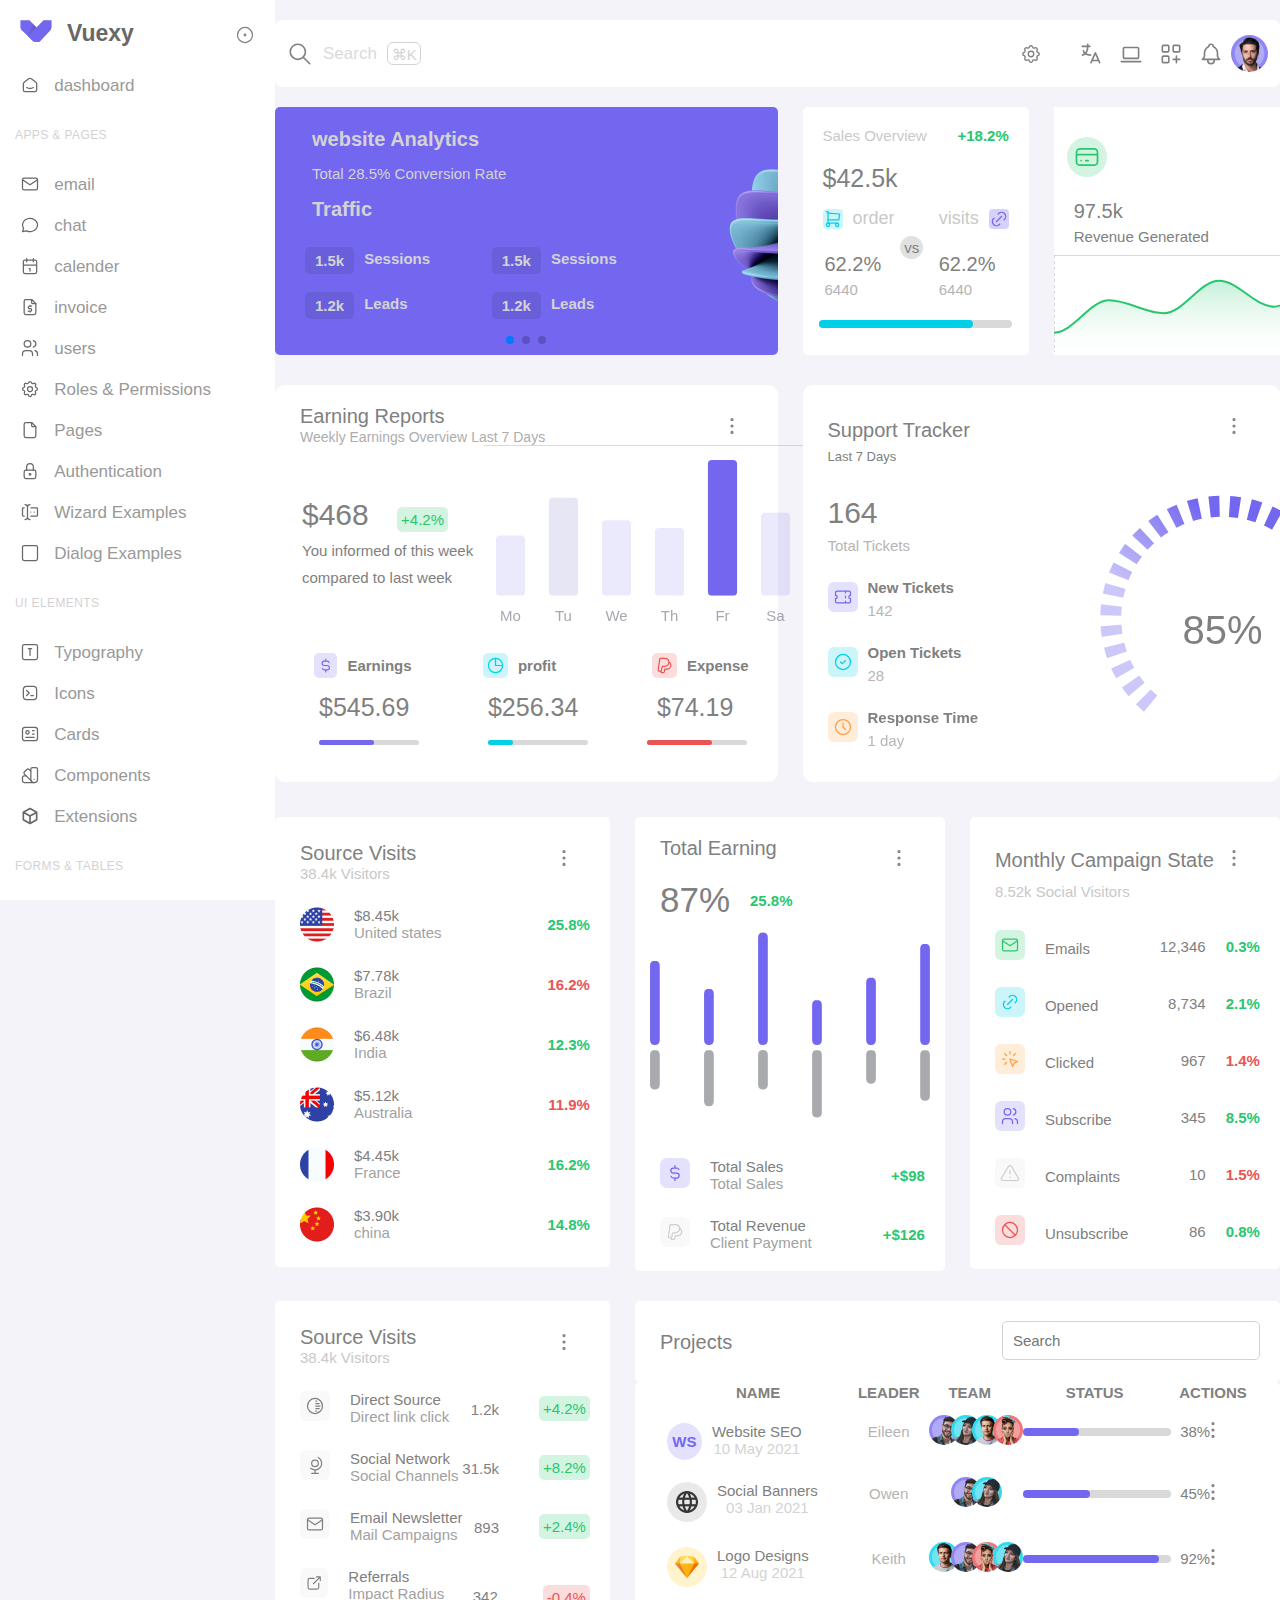
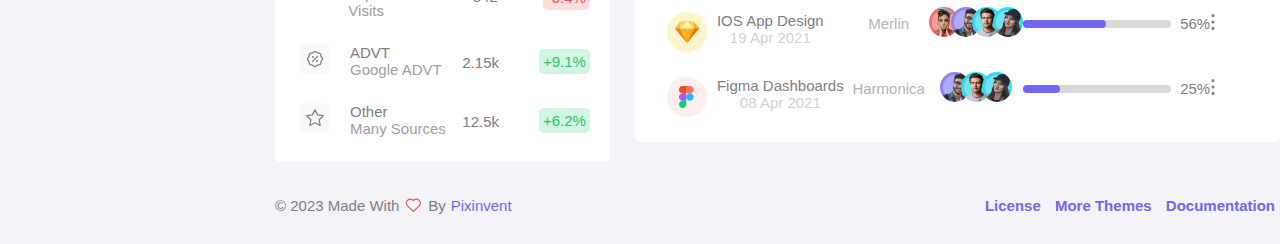
<file: index.html>
<!DOCTYPE html>
<html lang="en">

<head>
    <meta charset="UTF-8">
    <meta name="viewport" content="width=device-width, initial-scale=1.0">
    <title>Document</title>

    <link rel=" stylesheet" href="https://cdnjs.cloudflare.com/ajax/libs/font-awesome/6.4.0/css/all.min.css"
        integrity="sha512-iecdLmaskl7CVkqkXNQ/ZH/XLlvWZOJyj7Yy7tcenmpD1ypASozpmT/E0iPtmFIB46ZmdtAc9eNBvH0H/ZpiBw=="
        crossorigin="anonymous" referrerpolicy="no-referrer">
    <link rel="stylesheet" href="https://cdn.jsdelivr.net/npm/swiper@9/swiper-bundle.min.css" />
    <link rel="stylesheet" href="assest/css/style.css">
    <link rel="stylesheet" href="assest/css/media.css">

</head>

<body>
    <aside>
        <div class="logo">
            <div class="aside-logo d-flex">
                <svg width="32" height="22" viewBox="0 0 34 24" fill="none" xmlns="http://www.w3.org/2000/svg">
                    <path fill-rule="evenodd" clip-rule="evenodd"
                        d="M0.00183571 0.3125V7.59485C0.00183571 7.59485 -0.141502 9.88783 2.10473 11.8288L14.5469 23.6837L21.0172 23.6005L19.9794 10.8126L17.5261 7.93369L9.81536 0.3125H0.00183571Z"
                        fill="currentColor"></path>
                    <path opacity="0.06" fill-rule="evenodd" clip-rule="evenodd"
                        d="M8.17969 17.7762L13.3027 3.75173L17.589 8.02192L8.17969 17.7762Z" fill="#161616">
                    </path>
                    <path opacity="0.06" fill-rule="evenodd" clip-rule="evenodd"
                        d="M8.58203 17.2248L14.8129 5.24231L17.6211 8.05247L8.58203 17.2248Z" fill="#161616">
                    </path>
                    <path fill-rule="evenodd" clip-rule="evenodd"
                        d="M8.25781 17.6914L25.1339 0.3125H33.9991V7.62657C33.9991 7.62657 33.8144 10.0645 32.5743 11.3686L21.0179 23.6875H14.5487L8.25781 17.6914Z"
                        fill="currentColor"></path>
                </svg>
                <h1 class="aside-h1">Vuexy</h1>
                <svg xmlns="http://www.w3.org/2000/svg" xmlns:xlink="http://www.w3.org/1999/xlink" role="button" tag="i"
                    class="v-icon notranslate v-theme--light v-icon--size-default v-icon--clickable header-action iconify iconify--tabler clickable-icon"
                    width="1em" height="1em" viewBox="0 0 24 24">
                    <g fill="none" stroke="currentColor" stroke-linecap="round" stroke-linejoin="round"
                        stroke-width="1.5">
                        <path d="M11 12a1 1 0 1 0 2 0a1 1 0 1 0-2 0"></path>
                        <path d="M3 12a9 9 0 1 0 18 0a9 9 0 1 0-18 0"></path>
                    </g>
                </svg>
            </div>
        </div>
        <div class="nav">
            <ul>
                <li>
                    <svg xmlns="http://www.w3.org/2000/svg" xmlns:xlink="http://www.w3.org/1999/xlink"
                        aria-hidden="true" role="img" tag="i"
                        class="v-icon notranslate v-theme--light v-icon--size-default nav-item-icon iconify iconify--tabler dash-icon"
                        width="1em" height="1em" viewBox="0 0 24 24">
                        <g fill="none" stroke="currentColor" stroke-linecap="round" stroke-linejoin="round"
                            stroke-width="1.5">
                            <path
                                d="m19 8.71l-5.333-4.148a2.666 2.666 0 0 0-3.274 0L5.059 8.71a2.665 2.665 0 0 0-1.029 2.105v7.2a2 2 0 0 0 2 2h12a2 2 0 0 0 2-2v-7.2c0-.823-.38-1.6-1.03-2.105">
                            </path>
                            <path d="M16 15c-2.21 1.333-5.792 1.333-8 0"></path>
                        </g>
                    </svg>
                    <a href="javascript: void(0);" class="aside-menu">
                        dashboard
                        <i class="fa-solid fa-chevron-right"></i>
                        <!-- <i class="fa-solid fa-angle-down"></i> -->
                    </a>
                    <ul class="accordion">
                        <li>Analytics</li>
                        <li>eCommerce</li>
                        <li>CRM</li>
                    </ul>
                </li>
            </ul>
            <span class="nav-span">APPS & PAGES</span>
            <ul>
                <li>
                    <svg xmlns="http://www.w3.org/2000/svg" xmlns:xlink="http://www.w3.org/1999/xlink"
                        aria-hidden="true" role="img" tag="i"
                        class="v-icon notranslate v-theme--light v-icon--size-default nav-item-icon iconify iconify--tabler  dash-icon"
                        width="1em" height="1em" viewBox="0 0 24 24">
                        <g fill="none" stroke="currentColor" stroke-linecap="round" stroke-linejoin="round"
                            stroke-width="1.5">
                            <path d="M3 7a2 2 0 0 1 2-2h14a2 2 0 0 1 2 2v10a2 2 0 0 1-2 2H5a2 2 0 0 1-2-2V7z">
                            </path>
                            <path d="m3 7l9 6l9-6"></path>
                        </g>
                    </svg>
                    <a class="nav-item" href="javascript: void(0);">email</a>
                </li>
                <li>
                    <svg xmlns="http://www.w3.org/2000/svg" xmlns:xlink="http://www.w3.org/1999/xlink"
                        aria-hidden="true" role="img" tag="i"
                        class="v-icon notranslate v-theme--light v-icon--size-default nav-item-icon iconify iconify--tabler dash-icon"
                        width="1em" height="1em" viewBox="0 0 24 24">
                        <path fill="none" stroke="currentColor" stroke-linecap="round" stroke-linejoin="round"
                            stroke-width="1.5"
                            d="m3 20l1.3-3.9C1.976 12.663 2.874 8.228 6.4 5.726c3.526-2.501 8.59-2.296 11.845.48c3.255 2.777 3.695 7.266 1.029 10.501C16.608 19.942 11.659 20.922 7.7 19L3 20">
                        </path>
                    </svg>
                    <a href="javascript: void(0);">chat</a>
                </li>
                <li>
                    <svg xmlns="http://www.w3.org/2000/svg" xmlns:xlink="http://www.w3.org/1999/xlink"
                        aria-hidden="true" role="img" tag="i"
                        class="v-icon notranslate v-theme--light v-icon--size-default nav-item-icon iconify iconify--tabler dash-icon"
                        width="1em" height="1em" viewBox="0 0 24 24">
                        <path fill="none" stroke="currentColor" stroke-linecap="round" stroke-linejoin="round"
                            stroke-width="1.5"
                            d="M4 7a2 2 0 0 1 2-2h12a2 2 0 0 1 2 2v12a2 2 0 0 1-2 2H6a2 2 0 0 1-2-2V7zm12-4v4M8 3v4m-4 4h16m-9 4h1m0 0v3">
                        </path>
                    </svg>
                    <a href="javascript: void(0);">calender</a>
                </li>
                <li>
                    <svg xmlns="http://www.w3.org/2000/svg" xmlns:xlink="http://www.w3.org/1999/xlink"
                        aria-hidden="true" role="img" tag="i"
                        class="v-icon notranslate v-theme--light v-icon--size-default nav-item-icon iconify iconify--tabler dash-icon"
                        width="1em" height="1em" viewBox="0 0 24 24">
                        <g fill="none" stroke="currentColor" stroke-linecap="round" stroke-linejoin="round"
                            stroke-width="1.5">
                            <path d="M14 3v4a1 1 0 0 0 1 1h4"></path>
                            <path d="M17 21H7a2 2 0 0 1-2-2V5a2 2 0 0 1 2-2h7l5 5v11a2 2 0 0 1-2 2z"></path>
                            <path d="M14 11h-2.5a1.5 1.5 0 0 0 0 3h1a1.5 1.5 0 0 1 0 3H10m2 0v1m0-8v1"></path>
                        </g>
                    </svg>
                    <a href="javascript: void(0);" class="aside-menu">
                        invoice
                        <i class="fa-solid fa-chevron-right nav-item"></i>
                        <!-- <i class="fa-solid fa-angle-down"></i> -->
                    </a>
                    <ul class="accordion">
                        <li>list</li>
                        <li>preview</li>
                        <li>edit</li>
                        <li>add</li>
                    </ul>

                </li>
                <li>
                    <svg xmlns="http://www.w3.org/2000/svg" xmlns:xlink="http://www.w3.org/1999/xlink"
                        aria-hidden="true" role="img" tag="i"
                        class="v-icon notranslate v-theme--light v-icon--size-default nav-item-icon iconify iconify--tabler dash-icon"
                        width="1em" height="1em" viewBox="0 0 24 24">
                        <path fill="none" stroke="currentColor" stroke-linecap="round" stroke-linejoin="round"
                            stroke-width="1.5"
                            d="M5 7a4 4 0 1 0 8 0a4 4 0 1 0-8 0M3 21v-2a4 4 0 0 1 4-4h4a4 4 0 0 1 4 4v2m1-17.87a4 4 0 0 1 0 7.75M21 21v-2a4 4 0 0 0-3-3.85">
                        </path>
                    </svg>
                    <a href="javascript: void(0);" class="aside-menu">
                        users
                        <i class="fa-solid fa-chevron-right"></i>
                        <!-- <i class="fa-solid fa-angle-down"></i> -->
                    </a>
                    <ul class="accordion">
                        <li>list</li>
                        <li>view</li>
                    </ul>

                </li>
                <li>
                    <svg xmlns="http://www.w3.org/2000/svg" xmlns:xlink="http://www.w3.org/1999/xlink"
                        aria-hidden="true" role="img" tag="i"
                        class="v-icon notranslate v-theme--light v-icon--size-default nav-item-icon iconify iconify--tabler dash-icon"
                        width="1em" height="1em" viewBox="0 0 24 24">
                        <g fill="none" stroke="currentColor" stroke-linecap="round" stroke-linejoin="round"
                            stroke-width="1.5">
                            <path
                                d="M10.325 4.317c.426-1.756 2.924-1.756 3.35 0a1.724 1.724 0 0 0 2.573 1.066c1.543-.94 3.31.826 2.37 2.37a1.724 1.724 0 0 0 1.065 2.572c1.756.426 1.756 2.924 0 3.35a1.724 1.724 0 0 0-1.066 2.573c.94 1.543-.826 3.31-2.37 2.37a1.724 1.724 0 0 0-2.572 1.065c-.426 1.756-2.924 1.756-3.35 0a1.724 1.724 0 0 0-2.573-1.066c-1.543.94-3.31-.826-2.37-2.37a1.724 1.724 0 0 0-1.065-2.572c-1.756-.426-1.756-2.924 0-3.35a1.724 1.724 0 0 0 1.066-2.573c-.94-1.543.826-3.31 2.37-2.37c1 .608 2.296.07 2.572-1.065z">
                            </path>
                            <path d="M9 12a3 3 0 1 0 6 0a3 3 0 0 0-6 0"></path>
                        </g>
                    </svg>
                    <a href="javascript: void(0);" class="aside-menu">
                        Roles & Permissions
                        <i class="fa-solid fa-chevron-right"></i>
                        <!-- <i class="fa-solid fa-angle-down"></i> -->
                    </a>
                    <ul class="accordion">
                        <li>roles</li>
                        <li>Permissions</li>
                    </ul>
                </li>
                <li>
                    <svg xmlns="http://www.w3.org/2000/svg" xmlns:xlink="http://www.w3.org/1999/xlink"
                        aria-hidden="true" role="img" tag="i"
                        class="v-icon notranslate v-theme--light v-icon--size-default nav-item-icon iconify iconify--tabler dash-icon"
                        width="1em" height="1em" viewBox="0 0 24 24">
                        <g fill="none" stroke="currentColor" stroke-linecap="round" stroke-linejoin="round"
                            stroke-width="1.5">
                            <path d="M14 3v4a1 1 0 0 0 1 1h4"></path>
                            <path d="M17 21H7a2 2 0 0 1-2-2V5a2 2 0 0 1 2-2h7l5 5v11a2 2 0 0 1-2 2z"></path>
                        </g>
                    </svg>
                    <a href="javascript: void(0);" class="aside-menu">
                        Pages
                        <i class="fa-solid fa-chevron-right"></i>
                        <!-- <i class="fa-solid fa-angle-down"></i> -->
                    </a>
                    <ul class="accordion">
                        <li>Help Center</li>
                        <li>User Profile</li>
                        <li>Account Settings</li>
                        <li>Pricing</li>
                        <li>FAQ</li>
                    </ul>

                </li>
                <li>
                    <svg xmlns="http://www.w3.org/2000/svg" xmlns:xlink="http://www.w3.org/1999/xlink"
                        aria-hidden="true" role="img" tag="i"
                        class="v-icon notranslate v-theme--light v-icon--size-default nav-item-icon iconify iconify--tabler dash-icon"
                        width="1em" height="1em" viewBox="0 0 24 24">
                        <g fill="none" stroke="currentColor" stroke-linecap="round" stroke-linejoin="round"
                            stroke-width="1.5">
                            <path d="M5 13a2 2 0 0 1 2-2h10a2 2 0 0 1 2 2v6a2 2 0 0 1-2 2H7a2 2 0 0 1-2-2v-6z">
                            </path>
                            <path d="M11 16a1 1 0 1 0 2 0a1 1 0 0 0-2 0m-3-5V7a4 4 0 1 1 8 0v4"></path>
                        </g>
                    </svg>
                    <a href="javascript: void(0);" class="aside-menu">
                        Authentication
                        <i class="fa-solid fa-chevron-right"></i>
                        <!-- <i class="fa-solid fa-angle-down"></i> -->
                    </a>
                    <ul class="accordion">
                        <li>Login</li>
                        <li>Register</li>
                        <li>Verify Email</li>
                        <li>Forgot Password</li>
                        <li>Reset Password</li>
                        <li>Two Steps</li>
                    </ul>
                </li>
                <li>
                    <svg xmlns="http://www.w3.org/2000/svg" xmlns:xlink="http://www.w3.org/1999/xlink"
                        aria-hidden="true" role="img" tag="i"
                        class="v-icon notranslate v-theme--light v-icon--size-default nav-item-icon iconify iconify--tabler dash-icon"
                        width="1em" height="1em" viewBox="0 0 24 24">
                        <path fill="none" stroke="currentColor" stroke-linecap="round" stroke-linejoin="round"
                            stroke-width="1.5"
                            d="M12 3a3 3 0 0 0-3 3v12a3 3 0 0 0 3 3M6 3a3 3 0 0 1 3 3v12a3 3 0 0 1-3 3m7-14h7a1 1 0 0 1 1 1v8a1 1 0 0 1-1 1h-7M5 7H4a1 1 0 0 0-1 1v8a1 1 0 0 0 1 1h1m12-5h.01M13 12h.01">
                        </path>
                    </svg>
                    <a href="javascript: void(0);" class="aside-menu">
                        Wizard Examples
                        <i class="fa-solid fa-chevron-right"></i>
                        <!-- <i class="fa-solid fa-angle-down"></i> -->
                    </a>
                    <ul class="accordion">
                        <li>Checkout</li>
                        <li>Property Listing</li>
                        <li>Create Deal</li>
                    </ul>

                </li>
                <li>
                    <svg xmlns="http://www.w3.org/2000/svg" xmlns:xlink="http://www.w3.org/1999/xlink"
                        aria-hidden="true" role="img" tag="i"
                        class="v-icon notranslate v-theme--light v-icon--size-default nav-item-icon iconify iconify--tabler dash-icon"
                        width="1em" height="1em" viewBox="0 0 24 24">
                        <path fill="none" stroke="currentColor" stroke-linecap="round" stroke-linejoin="round"
                            stroke-width="1.5"
                            d="M3 5a2 2 0 0 1 2-2h14a2 2 0 0 1 2 2v14a2 2 0 0 1-2 2H5a2 2 0 0 1-2-2z"></path>
                    </svg>
                    <a href="javascript: void(0);">Dialog Examples</a>
                </li>
            </ul>
            <span class="nav-span">UI ELEMENTS</span>
            <ul>
                <li>
                    <svg xmlns="http://www.w3.org/2000/svg" xmlns:xlink="http://www.w3.org/1999/xlink"
                        aria-hidden="true" role="img" tag="i"
                        class="v-icon notranslate v-theme--light v-icon--size-default nav-item-icon iconify iconify--tabler dash-icon"
                        width="1em" height="1em" viewBox="0 0 24 24">
                        <path fill="none" stroke="currentColor" stroke-linecap="round" stroke-linejoin="round"
                            stroke-width="1.5"
                            d="M3 5a2 2 0 0 1 2-2h14a2 2 0 0 1 2 2v14a2 2 0 0 1-2 2H5a2 2 0 0 1-2-2zm7 3h4m-2 0v8">
                        </path>
                    </svg>
                    <a href="javascript: void(0);">Typography</a>
                </li>
                <li>
                    <svg xmlns="http://www.w3.org/2000/svg" xmlns:xlink="http://www.w3.org/1999/xlink"
                        aria-hidden="true" role="img" tag="i"
                        class="v-icon notranslate v-theme--light v-icon--size-default nav-item-icon iconify iconify--tabler dash-icon"
                        width="1em" height="1em" viewBox="0 0 24 24">
                        <g fill="none" stroke="currentColor" stroke-linecap="round" stroke-linejoin="round"
                            stroke-width="1.5">
                            <path d="m8 9l3 3l-3 3m5 0h3"></path>
                            <path d="M4 8a4 4 0 0 1 4-4h8a4 4 0 0 1 4 4v8a4 4 0 0 1-4 4H8a4 4 0 0 1-4-4z">
                            </path>
                        </g>
                    </svg>
                    <a href="javascript: void(0);">Icons</a>
                </li>
                <li>
                    <svg xmlns="http://www.w3.org/2000/svg" xmlns:xlink="http://www.w3.org/1999/xlink"
                        aria-hidden="true" role="img" tag="i"
                        class="v-icon notranslate v-theme--light v-icon--size-default nav-item-icon iconify iconify--tabler dash-icon"
                        width="1em" height="1em" viewBox="0 0 24 24">
                        <g fill="none" stroke="currentColor" stroke-linecap="round" stroke-linejoin="round"
                            stroke-width="1.5">
                            <path d="M3 7a3 3 0 0 1 3-3h12a3 3 0 0 1 3 3v10a3 3 0 0 1-3 3H6a3 3 0 0 1-3-3z">
                            </path>
                            <path d="M7 10a2 2 0 1 0 4 0a2 2 0 1 0-4 0m8-2h2m-2 4h2M7 16h10"></path>
                        </g>
                    </svg>
                    <a href="javascript: void(0);" class="aside-menu">
                        Cards
                        <i class="fa-solid fa-chevron-right"></i>
                        <!-- <i class="fa-solid fa-angle-down"></i> -->
                    </a>
                    <ul class="accordion">
                        <li>Basic</li>
                        <li>Advance</li>
                        <li>Statistics</li>
                        <li>Widgets</li>
                        <li>Actions</li>
                    </ul>

                </li>
                <li>
                    <svg xmlns="http://www.w3.org/2000/svg" xmlns:xlink="http://www.w3.org/1999/xlink"
                        aria-hidden="true" role="img" tag="i"
                        class="v-icon notranslate v-theme--light v-icon--size-default nav-item-icon iconify iconify--tabler dash-icon"
                        width="1em" height="1em" viewBox="0 0 24 24">
                        <g fill="none" stroke="currentColor" stroke-linecap="round" stroke-linejoin="round"
                            stroke-width="1.5">
                            <path d="M19 3h-4a2 2 0 0 0-2 2v12a4 4 0 0 0 8 0V5a2 2 0 0 0-2-2"></path>
                            <path d="m13 7.35l-2-2a2 2 0 0 0-2.828 0L5.344 8.178a2 2 0 0 0 0 2.828l9 9"></path>
                            <path d="M7.3 13H5a2 2 0 0 0-2 2v4a2 2 0 0 0 2 2h12m0-4v.01"></path>
                        </g>
                    </svg>
                    <a href="javascript: void(0);" class="aside-menu">
                        Components
                        <i class="fa-solid fa-chevron-right"></i>
                        <!-- <i class="fa-solid fa-angle-down"></i> -->
                    </a>
                    <ul class="accordion">
                        <li>Alert</li>
                        <li>Avatar</li>
                        <li>Badge</li>
                        <li>Button</li>
                        <li>Chip</li>
                        <li>Dialog</li>
                        <li>Expansion Panel</li>
                        <li>List</li>
                        <li>Menu</li>
                        <li>Pagination</li>
                        <li>Progress Circular</li>
                        <li>Progress Linear</li>
                        <li>Snackbar</li>
                        <li>Tabs</li>
                        <li>Timeline</li>
                        <li>Tooltip</li>

                    </ul>

                </li>
                <li>
                    <svg xmlns="http://www.w3.org/2000/svg" xmlns:xlink="http://www.w3.org/1999/xlink"
                        aria-hidden="true" role="img" tag="i"
                        class="v-icon notranslate v-theme--light v-icon--size-default nav-item-icon iconify iconify--mdi dash-icon"
                        width="1em" height="1em" viewBox="0 0 24 24">
                        <path fill="currentColor"
                            d="M21 16.5c0 .38-.21.71-.53.88l-7.9 4.44c-.16.12-.36.18-.57.18c-.21 0-.41-.06-.57-.18l-7.9-4.44A.991.991 0 0 1 3 16.5v-9c0-.38.21-.71.53-.88l7.9-4.44c.16-.12.36-.18.57-.18c.21 0 .41.06.57.18l7.9 4.44c.32.17.53.5.53.88v9M12 4.15L6.04 7.5L12 10.85l5.96-3.35L12 4.15M5 15.91l6 3.38v-6.71L5 9.21v6.7m14 0v-6.7l-6 3.37v6.71l6-3.38Z">
                        </path>
                    </svg>
                    <a href="javascript: void(0);" class="aside-menu">
                        Extensions
                        <i class="fa-solid fa-chevron-right"></i>
                        <!-- <i class="fa-solid fa-angle-down"></i> -->
                    </a>
                    <ul class="accordion">
                        <li>tour</li>
                    </ul>
                </li>
            </ul>
            <span class="nav-span">FORMS & TABLES</span>
            <ul>
                <li>
                    <svg xmlns="http://www.w3.org/2000/svg" xmlns:xlink="http://www.w3.org/1999/xlink"
                        aria-hidden="true" role="img" tag="i"
                        class="v-icon notranslate v-theme--light v-icon--size-default nav-item-icon iconify iconify--tabler dash-icon"
                        width="1em" height="1em" viewBox="0 0 24 24">
                        <g fill="none" stroke="currentColor" stroke-linecap="round" stroke-linejoin="round"
                            stroke-width="1.5">
                            <path d="M6 12a2 2 0 1 0 4 0a2 2 0 1 0-4 0"></path>
                            <path d="M2 12a6 6 0 0 1 6-6h8a6 6 0 0 1 6 6v0a6 6 0 0 1-6 6H8a6 6 0 0 1-6-6z">
                            </path>
                        </g>
                    </svg>
                    <a href="javascript: void(0);" class="aside-menu">
                        Form Elements
                        <i class="fa-solid fa-chevron-right"></i>
                        <!-- <i class="fa-solid fa-angle-down"></i> -->
                    </a>
                    <ul class="accordion">
                        <li>Autocomplete</li>
                        <li>Checkbox</li>
                        <li>Combobox</li>
                        <li>Date Time Picker</li>
                        <li>File Input</li>
                        <li>Radio</li>
                        <li>Custom Input</li>
                        <li>Range Slider</li>
                        <li>Rating</li>
                        <li>Select</li>
                        <li>Slider</li>
                        <li>Switch</li>
                        <li>Textarea</li>
                        <li>Textfield</li>
                    </ul>
                </li>
                <li>
                    <svg xmlns="http://www.w3.org/2000/svg" xmlns:xlink="http://www.w3.org/1999/xlink"
                        aria-hidden="true" role="img" tag="i"
                        class="v-icon notranslate v-theme--light v-icon--size-default nav-item-icon iconify iconify--tabler dash-icon"
                        width="1em" height="1em" viewBox="0 0 24 24">
                        <path fill="none" stroke="currentColor" stroke-linecap="round" stroke-linejoin="round"
                            stroke-width="1.5"
                            d="M4 6a2 2 0 0 1 2-2h12a2 2 0 0 1 2 2v12a2 2 0 0 1-2 2H6a2 2 0 0 1-2-2zm0 3h16">
                        </path>
                    </svg>
                    <a href="javascript: void(0);">Form Layouts</a>
                </li>
                <li>
                    <svg xmlns="http://www.w3.org/2000/svg" xmlns:xlink="http://www.w3.org/1999/xlink"
                        aria-hidden="true" role="img" tag="i"
                        class="v-icon notranslate v-theme--light v-icon--size-default nav-item-icon iconify iconify--tabler dash-icon"
                        width="1em" height="1em" viewBox="0 0 24 24">
                        <g fill="none" stroke="currentColor" stroke-linecap="round" stroke-linejoin="round"
                            stroke-width="1.5">
                            <path d="m9 11l3 3l8-8"></path>
                            <path d="M20 12v6a2 2 0 0 1-2 2H6a2 2 0 0 1-2-2V6a2 2 0 0 1 2-2h9"></path>
                        </g>
                    </svg>
                    <a href="javascript: void(0);">Form Validation</a>
                </li>
                <li>
                    <svg xmlns="http://www.w3.org/2000/svg" xmlns:xlink="http://www.w3.org/1999/xlink"
                        aria-hidden="true" role="img" tag="i"
                        class="v-icon notranslate v-theme--light v-icon--size-default nav-item-icon iconify iconify--tabler dash-icon"
                        width="1em" height="1em" viewBox="0 0 24 24">
                        <path fill="none" stroke="currentColor" stroke-linecap="round" stroke-linejoin="round"
                            stroke-width="1.5"
                            d="M3 5a2 2 0 0 1 2-2h14a2 2 0 0 1 2 2v14a2 2 0 0 1-2 2H5a2 2 0 0 1-2-2V5zm0 5h18M10 3v18">
                        </path>
                    </svg>
                    <a href="javascript: void(0);" class="aside-menu">
                        Tables
                        <i class="fa-solid fa-chevron-right"></i>
                        <!-- <i class="fa-solid fa-angle-down"></i> -->
                    </a>
                </li>
            </ul>
            <span class="nav-span">CHARTS</span>
            <ul>
                <li>
                    <svg xmlns="http://www.w3.org/2000/svg" xmlns:xlink="http://www.w3.org/1999/xlink"
                        aria-hidden="true" role="img" tag="i"
                        class="v-icon notranslate v-theme--light v-icon--size-default nav-item-icon iconify iconify--tabler dash-icon"
                        width="1em" height="1em" viewBox="0 0 24 24">
                        <path fill="none" stroke="currentColor" stroke-linecap="round" stroke-linejoin="round"
                            stroke-width="1.5"
                            d="M3 13a1 1 0 0 1 1-1h4a1 1 0 0 1 1 1v6a1 1 0 0 1-1 1H4a1 1 0 0 1-1-1zm6-4a1 1 0 0 1 1-1h4a1 1 0 0 1 1 1v10a1 1 0 0 1-1 1h-4a1 1 0 0 1-1-1zm6-4a1 1 0 0 1 1-1h4a1 1 0 0 1 1 1v14a1 1 0 0 1-1 1h-4a1 1 0 0 1-1-1zM4 20h14">
                        </path>
                    </svg>
                    <a href="javascript: void(0);" class="aside-menu">
                        Charts
                        <i class="fa-solid fa-angle-down"></i>
                        <!-- <i class="fa-solid fa-chevron-right"></i> -->
                    </a>
                    <ul class="accordion">
                        <li>Autocomplete</li>
                        <li>Checkbox</li>
                    </ul>
                </li>
            </ul>
            <span class="nav-span">OTHERS</span>
            <ul>
                <li>
                    <svg xmlns="http://www.w3.org/2000/svg" xmlns:xlink="http://www.w3.org/1999/xlink"
                        aria-hidden="true" role="img" tag="i"
                        class="v-icon notranslate v-theme--light v-icon--size-default nav-item-icon iconify iconify--tabler dash-icon"
                        width="1em" height="1em" viewBox="0 0 24 24">
                        <path fill="none" stroke="currentColor" stroke-linecap="round" stroke-linejoin="round"
                            stroke-width="1.5"
                            d="M7 9a2 2 0 1 1 2-2v10a2 2 0 1 1-2-2h10a2 2 0 1 1-2 2V7a2 2 0 1 1 2 2H7"></path>
                    </svg>
                    <a href="javascript: void(0);">Access Control</a>
                </li>
                <li>
                    <svg xmlns="http://www.w3.org/2000/svg" xmlns:xlink="http://www.w3.org/1999/xlink"
                        aria-hidden="true" role="img" tag="i"
                        class="v-icon notranslate v-theme--light v-icon--size-default nav-item-icon iconify iconify--tabler dash-icon"
                        width="1em" height="1em" viewBox="0 0 24 24">
                        <path fill="none" stroke="currentColor" stroke-linecap="round" stroke-linejoin="round"
                            stroke-width="1.5" d="M4 6h16M4 12h16M4 18h16"></path>
                    </svg>
                    <a href="javascript: void(0);" class="aside-menu">Nav Levels</a>
                    <i class="fa-solid fa-chevron-right"></i>
                    <!-- <i class="fa-solid fa-angle-down"></i> -->
                </li>
            </ul>
            <span class="nav-span">DISABLED MENU</span>
            <ul>
                <li>
                    <svg xmlns="http://www.w3.org/2000/svg" xmlns:xlink="http://www.w3.org/1999/xlink"
                        aria-hidden="true" role="img" tag="i"
                        class="v-icon notranslate v-theme--light v-icon--size-default nav-item-icon iconify iconify--tabler dash-icon"
                        width="1em" height="1em" viewBox="0 0 24 24">
                        <g fill="none" stroke="currentColor" stroke-linecap="round" stroke-linejoin="round"
                            stroke-width="1.5">
                            <path
                                d="M4 15a2 2 0 0 1 2-2h1a2 2 0 0 1 2 2v3a2 2 0 0 1-2 2H6a2 2 0 0 1-2-2zm11 0a2 2 0 0 1 2-2h1a2 2 0 0 1 2 2v3a2 2 0 0 1-2 2h-1a2 2 0 0 1-2-2z">
                            </path>
                            <path d="M4 15v-3a8 8 0 0 1 16 0v3"></path>
                        </g>
                    </svg>
                    <a href="javascript: void(0);">Raise Support</a>
                </li>
                <li>
                    <svg xmlns="http://www.w3.org/2000/svg" xmlns:xlink="http://www.w3.org/1999/xlink"
                        aria-hidden="true" role="img" tag="i"
                        class="v-icon notranslate v-theme--light v-icon--size-default nav-item-icon iconify iconify--tabler dash-icon"
                        width="1em" height="1em" viewBox="0 0 24 24">
                        <g fill="none" stroke="currentColor" stroke-linecap="round" stroke-linejoin="round"
                            stroke-width="1.5">
                            <path d="M14 3v4a1 1 0 0 0 1 1h4"></path>
                            <path
                                d="M17 21H7a2 2 0 0 1-2-2V5a2 2 0 0 1 2-2h7l5 5v11a2 2 0 0 1-2 2zM9 9h1m-1 4h6m-6 4h6">
                            </path>
                        </g>
                    </svg>
                    <a href="javascript: void(0);">Documentation</a>
                </li>
            </ul>
        </div>
    </aside>
    <div class="Customize">
        <div class="color-themes">
            <div class="color-themes-head justify-space-between align-item">
                <h6> THEME CUSTOMIZER </h6>
                <span>Customize &amp; Preview in Real Time</span>
            </div>
        </div>
        <div class="customizer-section">
            <p>THEMES</p>
        </div>
        <div class="dark-light-theme d-flex">
            <a href="javascript: void(0);" class="light">
                <i class="fa-solid fa-sun light"></i>
                <p>light</p>
            </a>
            <a href="javascript: void(0);"  class="dark">
                <i class="fa-solid fa-moon dark"></i>
                <p>dark</p>
            </a>
        </div>
    </div>
    <div class="main-content">
        <a href="" class="top">
            <svg xmlns="http://www.w3.org/2000/svg" xmlns:xlink="http://www.w3.org/1999/xlink" aria-hidden="true"
                role="img" tag="i" class="v-icon notranslate v-theme--light iconify iconify--tabler" width="1em"
                height="1em" viewBox="0 0 24 24" style="font-size: 22px; height: 22px; width: 22px;color:lightgray;">
                <path fill="none" stroke="currentColor" stroke-linecap="round" stroke-linejoin="round"
                    stroke-width="1.5" d="M12 5v14m6-8l-6-6m-6 6l6-6"></path>
            </svg>
        </a>
        <div class="container">
            <div class="row ml-250">
                <div class="w-12">
                    <header>
                        <div class="d-flex justify-space-between ">
                            <div class="heder-1 d-flex align-item xs-d-none">
                                <svg data-v-1e273420="" xmlns="http://www.w3.org/2000/svg"
                                    xmlns:xlink="http://www.w3.org/1999/xlink" aria-hidden="true" role="img" tag="i"
                                    class="v-icon notranslate v-theme--light iconify iconify--tabler header-search"
                                    width="1em" height="1em" viewBox="0 0 24 24"
                                    style="font-size: 26px;height: 26px;width: 26px;">
                                    <path fill="none" stroke="currentColor" stroke-linecap="round"
                                        stroke-linejoin="round" stroke-width="1.5"
                                        d="M3 10a7 7 0 1 0 14 0a7 7 0 1 0-14 0m18 11l-6-6"></path>
                                </svg>
                                <span class="search-header">Search</span>
                                <span class="header-key">⌘K</span>
                            </div>
                            <div class="header-2 d-flex align-item">
                                <div id="setting-button" class="cus-control">
                                    <button>
                                        <svg xmlns="http://www.w3.org/2000/svg" xmlns:xlink="http://www.w3.org/1999/xlink" aria-hidden="true"
                                            role="img" tag="i" class="v-icon notranslate v-theme--light iconify iconify--tabler rotate-button" width="1em"
                                            height="1em" viewBox="0 0 24 24" style="font-size: 22px; height: 22px; width: 22px;">
                                            <g fill="none" stroke="currentColor" stroke-linecap="round" stroke-linejoin="round" stroke-width="1.5">
                                                <path
                                                    d="M10.325 4.317c.426-1.756 2.924-1.756 3.35 0a1.724 1.724 0 0 0 2.573 1.066c1.543-.94 3.31.826 2.37 2.37a1.724 1.724 0 0 0 1.065 2.572c1.756.426 1.756 2.924 0 3.35a1.724 1.724 0 0 0-1.066 2.573c.94 1.543-.826 3.31-2.37 2.37a1.724 1.724 0 0 0-2.572 1.065c-.426 1.756-2.924 1.756-3.35 0a1.724 1.724 0 0 0-2.573-1.066c-1.543.94-3.31-.826-2.37-2.37a1.724 1.724 0 0 0-1.065-2.572c-1.756-.426-1.756-2.924 0-3.35a1.724 1.724 0 0 0 1.066-2.573c-.94-1.543.826-3.31 2.37-2.37c1 .608 2.296.07 2.572-1.065z">
                                                </path>
                                                <path d="M9 12a3 3 0 1 0 6 0a3 3 0 0 0-6 0"></path>
                                            </g>
                                        </svg>
                                    </button>
                                </div>
                                <a href="dashbord.html"><i class="fa-solid fa-right-from-bracket"></i></a>
                                <svg xmlns="http://www.w3.org/2000/svg" xmlns:xlink="http://www.w3.org/1999/xlink"
                                    aria-hidden="true" role="img" tag="i"
                                    class="v-icon notranslate v-theme--light iconify iconify--tabler header-ico"
                                    width="1em" height="1em" viewBox="0 0 24 24"
                                    style="font-size: 26px; height: 26px; width: 26px;">
                                    <g fill="none" stroke="currentColor" stroke-linecap="round" stroke-linejoin="round"
                                        stroke-width="1.5">
                                        <path d="M4 5h7M9 3v2c0 4.418-2.239 8-5 8"></path>
                                        <path d="M5 9c0 2.144 2.952 3.908 6.7 4m.3 7l4-9l4 9m-.9-2h-6.2"></path>
                                    </g>
                                </svg>
                                <svg xmlns="http://www.w3.org/2000/svg" xmlns:xlink="http://www.w3.org/1999/xlink"
                                    aria-hidden="true" role="img" tag="i"
                                    class="v-icon notranslate v-theme--light iconify iconify--tabler header-ico"
                                    width="1em" height="1em" viewBox="0 0 24 24"
                                    style="font-size: 26px; height: 26px; width: 26px;">
                                    <path fill="none" stroke="currentColor" stroke-linecap="round"
                                        stroke-linejoin="round" stroke-width="1.5"
                                        d="M3 19h18M5 7a1 1 0 0 1 1-1h12a1 1 0 0 1 1 1v8a1 1 0 0 1-1 1H6a1 1 0 0 1-1-1z">
                                    </path>
                                </svg>
                                <svg xmlns="http://www.w3.org/2000/svg" xmlns:xlink="http://www.w3.org/1999/xlink"
                                    aria-hidden="true" role="img" tag="i"
                                    class="v-icon notranslate v-theme--light iconify iconify--tabler header-ico"
                                    width="1em" height="1em" viewBox="0 0 24 24"
                                    style="font-size: 26px; height: 26px; width: 26px;">
                                    <path fill="none" stroke="currentColor" stroke-linecap="round"
                                        stroke-linejoin="round" stroke-width="1.5"
                                        d="M4 5a1 1 0 0 1 1-1h4a1 1 0 0 1 1 1v4a1 1 0 0 1-1 1H5a1 1 0 0 1-1-1zm10 0a1 1 0 0 1 1-1h4a1 1 0 0 1 1 1v4a1 1 0 0 1-1 1h-4a1 1 0 0 1-1-1zM4 15a1 1 0 0 1 1-1h4a1 1 0 0 1 1 1v4a1 1 0 0 1-1 1H5a1 1 0 0 1-1-1zm10 2h6m-3-3v6">
                                    </path>
                                </svg>
                                <svg xmlns="http://www.w3.org/2000/svg" xmlns:xlink="http://www.w3.org/1999/xlink"
                                    aria-hidden="true" role="img" tag="i"
                                    class="v-icon notranslate v-theme--light iconify iconify--tabler header-ico"
                                    width="1em" height="1em" viewBox="0 0 24 24"
                                    style="font-size: 26px; height: 26px; width: 26px;">
                                    <path fill="none" stroke="currentColor" stroke-linecap="round"
                                        stroke-linejoin="round" stroke-width="1.5"
                                        d="M10 5a2 2 0 1 1 4 0a7 7 0 0 1 4 6v3a4 4 0 0 0 2 3H4a4 4 0 0 0 2-3v-3a7 7 0 0 1 4-6M9 17v1a3 3 0 0 0 6 0v-1">
                                    </path>
                                </svg>
                                <img src="assest/images/avatar-1.png" alt="" class="header-img">
                            </div>

                        </div>
                    </header>
                    <div class="slider">
                        <div class="row  wrap">
                            <div class="w-6 w-sm-12">
                                <div class="swiper mySwiper w-6">
                                    <div class="swiper-wrapper">
                                        <div class="swiper-slide d-flex">
                                            <div class="row d-xs-block">
                                                <div class="w-8 w-sm-6">
                                                    <div class="slider-content">
                                                        <div class="slider-contant">
                                                            <h2>website Analytics</h2>
                                                            <span>Total 28.5% Conversion Rate</span>
                                                            <h2>Traffic</h2>
                                                        </div>
                                                        <div class="row d-xs-block">
                                                            <div class="w-6">
                                                                <div class="slider-contant-3 d-flex">
                                                                    <span>1.5k</span>
                                                                    <h3>Sessions</h3>
                                                                </div>
                                                                <div class="slider-contant-3 d-flex">
                                                                    <span>1.2k</span>
                                                                    <h3>Leads</h3>
                                                                </div>
                                                            </div>
                                                            <div class="w-6">
                                                                <div class="slider-contant-3 d-flex">
                                                                    <span>1.5k</span>
                                                                    <h3>Sessions</h3>
                                                                </div>
                                                                <div class="slider-contant-3 d-flex">
                                                                    <span>1.2k</span>
                                                                    <h3>Leads</h3>
                                                                </div>
                                                            </div>
                                                        </div>
                                                    </div>
                                                </div>
                                                <div class="w-4">
                                                    <div class="slider-img">
                                                        <img src="assest/images/sidebar-pic-1.png" alt="">
                                                    </div>
                                                </div>
                                            </div>
                                        </div>
                                        <div class="swiper-slide d-flex">
                                            <div class="row d-xs-block">
                                                <div class="w-8 w-sm-6">
                                                    <div class="slider-content">
                                                        <div class="slider-contant">
                                                            <h2>website Analytics</h2>
                                                            <span>Total 28.5% Conversion Rate</span>
                                                            <h2>Spending</h2>
                                                        </div>
                                                        <div class="row d-xs-block">
                                                            <div class="w-6">
                                                                <div class="slider-contant-3 d-flex">
                                                                    <span>12h</span>
                                                                    <h3>spend</h3>
                                                                </div>
                                                                <div class="slider-contant-3 d-flex">
                                                                    <span>127</span>
                                                                    <h3>order</h3>
                                                                </div>
                                                            </div>
                                                            <div class="w-6">
                                                                <div class="slider-contant-3 d-flex">
                                                                    <span>182</span>
                                                                    <h3>order size</h3>
                                                                </div>
                                                                <div class="slider-contant-3 d-flex">
                                                                    <span>23k</span>
                                                                    <h3>items</h3>
                                                                </div>
                                                            </div>
                                                        </div>
                                                    </div>
                                                </div>
                                                <div class="w-4">
                                                    <div class="slider-img">
                                                        <img src="assest/images/sidebar-pic-2.png" alt="">
                                                    </div>
                                                </div>
                                            </div>
                                        </div>
                                        <div class="swiper-slide d-flex">
                                            <div class="row d-xs-block">
                                                <div class="w-8 w-sm-6">
                                                    <div class="slider-content">
                                                        <div class="slider-contant">
                                                            <h2>website Analytics</h2>
                                                            <span>Total 28.5% Conversion Rate</span>
                                                            <h2>Revenue Sources</h2>
                                                        </div>
                                                        <div class="row d-xs-block">
                                                            <div class="w-6">
                                                                <div class="slider-contant-3 d-flex">
                                                                    <span>268</span>
                                                                    <h3>direct</h3>
                                                                </div>
                                                                <div class="slider-contant-3 d-flex">
                                                                    <span>890</span>
                                                                    <h3>organic</h3>
                                                                </div>
                                                            </div>
                                                            <div class="w-6">
                                                                <div class="slider-contant-3 d-flex">
                                                                    <span>662</span>
                                                                    <h3>Referral</h3>
                                                                </div>
                                                                <div class="slider-contant-3 d-flex">
                                                                    <span>1.2k</span>
                                                                    <h3>Campaign</h3>
                                                                </div>
                                                            </div>
                                                        </div>
                                                    </div>
                                                </div>
                                                <div class="w-4">
                                                    <div class="slider-img">
                                                        <img src="assest/images/sidebar-pic-3.png" alt="">
                                                    </div>
                                                </div>
                                            </div>
                                        </div>
                                    </div>
                                    <div class="swiper-pagination"></div>
                                </div>
                            </div>
                            <div class="w-3 w-sm-12 ">
                                <div class="Sales-Overview">
                                    <div class="container">
                                        <div class="card-text row align-item justify-space-between">
                                            <span>Sales Overview</span>
                                            <h2>+18.2%</h2>
                                        </div>
                                        <div class="card-text-h1">
                                            <h6>$42.5k</h6>
                                        </div>
                                        <div class="oreder-1 d-flex justify-space-between">
                                            <div class="oreder">
                                                <div class="oreder-img d-flex align-item">
                                                    <svg xmlns="http://www.w3.org/2000/svg"
                                                        xmlns:xlink="http://www.w3.org/1999/xlink" aria-hidden="true"
                                                        role="img" tag="i"
                                                        class="v-icon notranslate v-theme--light iconify iconify--tabler bg-color"
                                                        width="1em" height="1em" viewBox="0 0 24 24">
                                                        <g fill="none" stroke="currentColor" stroke-linecap="round"
                                                            stroke-linejoin="round" stroke-width="1.5">
                                                            <path
                                                                d="M4 19a2 2 0 1 0 4 0a2 2 0 1 0-4 0m11 0a2 2 0 1 0 4 0a2 2 0 1 0-4 0">
                                                            </path>
                                                            <path d="M17 17H6V3H4"></path>
                                                            <path d="m6 5l14 1l-1 7H6"></path>
                                                        </g>
                                                    </svg>
                                                    <p>order</p>
                                                </div>
                                                <div class="percentage">
                                                    <h5>62.2%</h5>
                                                    <span>6440</span>
                                                </div>

                                            </div>
                                            <div class="vs">
                                                <p>vs</p>
                                            </div>
                                            <div class="visits">
                                                <div class="visites-img d-flex align-item">
                                                    <p>visits</p>
                                                    <svg xmlns="http://www.w3.org/2000/svg"
                                                        xmlns:xlink="http://www.w3.org/1999/xlink" aria-hidden="true"
                                                        role="img" tag="i"
                                                        class="v-icon notranslate v-theme--light iconify iconify--tabler"
                                                        width="1em" height="1em" viewBox="0 0 24 24">
                                                        <path fill="none" stroke="currentColor" stroke-linecap="round"
                                                            stroke-linejoin="round" stroke-width="1.5"
                                                            d="m9 15l6-6m-4-3l.463-.536a5 5 0 0 1 7.071 7.072L18 13m-5 5l-.397.534a5.068 5.068 0 0 1-7.127 0a4.972 4.972 0 0 1 0-7.071L6 11">
                                                        </path>
                                                    </svg>
                                                </div>
                                                <div class="percentage-1">
                                                    <h4>62.2%</h4>
                                                    <span>6440</span>
                                                </div>

                                            </div>
                                        </div>
                                        <div class="progress">
                                            <div class="progress-linear-bg">
                                                <div class="progress-linear-determinate">
                                                </div>
                                            </div>
                                        </div>
                                    </div>
                                </div>
                            </div>
                            <div class="w-3 w-sm-12 ">
                                <div class="Revenue-Generated">
                                    <div class="Revenue-Generated-content">
                                        <svg xmlns="http://www.w3.org/2000/svg"
                                            xmlns:xlink="http://www.w3.org/1999/xlink" aria-hidden="true" role="img"
                                            tag="i"
                                            class="v-icon notranslate v-theme--light v-icon--size-default iconify iconify--tabler"
                                            width="1em" height="1em" viewBox="0 0 24 24">
                                            <path fill="none" stroke="currentColor" stroke-linecap="round"
                                                stroke-linejoin="round" stroke-width="1.5"
                                                d="M3 8a3 3 0 0 1 3-3h12a3 3 0 0 1 3 3v8a3 3 0 0 1-3 3H6a3 3 0 0 1-3-3zm0 2h18M7 15h.01M11 15h2">
                                            </path>
                                        </svg>
                                        <h4>97.5k</h4>
                                        <span>Revenue Generated</span>
                                    </div>
                                    <div class="Revenue-Generated-img">
                                        <svg id="SvgjsSvg1001" width="330" height="97"
                                            xmlns="http://www.w3.org/2000/svg" version="1.1"
                                            xmlns:xlink="http://www.w3.org/1999/xlink" xmlns:svgjs="http://svgjs.dev"
                                            class="apexcharts-svg" xmlns:data="ApexChartsNS" transform="translate(0, 0)"
                                            style="background: transparent;">
                                            <g id="SvgjsG1003" class="apexcharts-inner apexcharts-graphical"
                                                transform="translate(0, 0)">
                                                <defs id="SvgjsDefs1002">
                                                    <clipPath id="gridRectMaskmtk2jye9">
                                                        <rect id="SvgjsRect1008" width="336" height="99" x="-3" y="-1"
                                                            rx="0" ry="0" opacity="1" stroke-width="0" stroke="none"
                                                            stroke-dasharray="0" fill="#fff"></rect>
                                                    </clipPath>
                                                    <clipPath id="forecastMaskmtk2jye9"></clipPath>
                                                    <clipPath id="nonForecastMaskmtk2jye9"></clipPath>
                                                    <clipPath id="gridRectMarkerMaskmtk2jye9">
                                                        <rect id="SvgjsRect1009" width="334" height="101" x="-2" y="-2"
                                                            rx="0" ry="0" opacity="1" stroke-width="0" stroke="none"
                                                            stroke-dasharray="0" fill="#fff"></rect>
                                                    </clipPath>
                                                    <linearGradient id="SvgjsLinearGradient1014" x1="0" y1="0" x2="0"
                                                        y2="1">
                                                        <stop id="SvgjsStop1015" stop-opacity="0.6"
                                                            stop-color="rgba(40,199,111,0.6)" offset="0"></stop>
                                                        <stop id="SvgjsStop1016" stop-opacity="0.1"
                                                            stop-color="rgba(212,244,226,0.1)" offset="1"></stop>
                                                        <stop id="SvgjsStop1017" stop-opacity="0.1"
                                                            stop-color="rgba(212,244,226,0.1)" offset="1"></stop>
                                                    </linearGradient>
                                                </defs>
                                                <line id="SvgjsLine1007" x1="0" y1="0" x2="0" y2="97" stroke="#b6b6b6"
                                                    stroke-dasharray="3" stroke-linecap="butt"
                                                    class="apexcharts-xcrosshairs" x="0" y="0" width="1" height="97"
                                                    fill="#b1b9c4" filter="none" fill-opacity="0.9" stroke-width="1">
                                                </line>
                                                <g id="SvgjsG1020" class="apexcharts-xaxis" transform="translate(0, 0)">
                                                    <g id="SvgjsG1021" class="apexcharts-xaxis-texts-g"
                                                        transform="translate(0, -4)"></g>
                                                </g>
                                                <g id="SvgjsG1030" class="apexcharts-grid">
                                                    <g id="SvgjsG1031" class="apexcharts-gridlines-horizontal"
                                                        style="display: none;">
                                                        <line id="SvgjsLine1033" x1="0" y1="0" x2="330" y2="0"
                                                            stroke="#e0e0e0" stroke-dasharray="0" stroke-linecap="butt"
                                                            class="apexcharts-gridline"></line>
                                                        <line id="SvgjsLine1034" x1="0" y1="19.4" x2="330" y2="19.4"
                                                            stroke="#e0e0e0" stroke-dasharray="0" stroke-linecap="butt"
                                                            class="apexcharts-gridline"></line>
                                                        <line id="SvgjsLine1035" x1="0" y1="38.8" x2="330" y2="38.8"
                                                            stroke="#e0e0e0" stroke-dasharray="0" stroke-linecap="butt"
                                                            class="apexcharts-gridline"></line>
                                                        <line id="SvgjsLine1036" x1="0" y1="58.199999999999996" x2="330"
                                                            y2="58.199999999999996" stroke="#e0e0e0"
                                                            stroke-dasharray="0" stroke-linecap="butt"
                                                            class="apexcharts-gridline"></line>
                                                        <line id="SvgjsLine1037" x1="0" y1="77.6" x2="330" y2="77.6"
                                                            stroke="#e0e0e0" stroke-dasharray="0" stroke-linecap="butt"
                                                            class="apexcharts-gridline"></line>
                                                        <line id="SvgjsLine1038" x1="0" y1="97" x2="330" y2="97"
                                                            stroke="#e0e0e0" stroke-dasharray="0" stroke-linecap="butt"
                                                            class="apexcharts-gridline"></line>
                                                    </g>
                                                    <g id="SvgjsG1032" class="apexcharts-gridlines-vertical"
                                                        style="display: none;"></g>
                                                    <line id="SvgjsLine1040" x1="0" y1="97" x2="330" y2="97"
                                                        stroke="transparent" stroke-dasharray="0" stroke-linecap="butt">
                                                    </line>
                                                    <line id="SvgjsLine1039" x1="0" y1="1" x2="0" y2="97"
                                                        stroke="transparent" stroke-dasharray="0" stroke-linecap="butt">
                                                    </line>
                                                </g>
                                                <g id="SvgjsG1010"
                                                    class="apexcharts-area-series apexcharts-plot-series">
                                                    <g id="SvgjsG1011" class="apexcharts-series" seriesName="seriesx1"
                                                        data:longestSeries="true" rel="1" data:realIndex="0">
                                                        <path id="SvgjsPath1018"
                                                            d="M0 97L0 77.60000000000002C19.25 77.60000000000002 35.75 45.26666666666671 55 45.26666666666671C74.25 45.26666666666671 90.75 58.20000000000002 110 58.20000000000002C129.25 58.20000000000002 145.75 25.866666666666703 165 25.866666666666703C184.25 25.866666666666703 200.75 51.73333333333338 220 51.73333333333338C239.25 51.73333333333338 255.75 12.933333333333394 275 12.933333333333394C294.25 12.933333333333394 310.75 25.866666666666703 330 25.866666666666703C330 25.866666666666703 330 25.866666666666703 330 97M330 25.866666666666703C330 25.866666666666703 330 25.866666666666703 330 25.866666666666703 "
                                                            fill="url(#SvgjsLinearGradient1014)" fill-opacity="1"
                                                            stroke-opacity="1" stroke-linecap="butt" stroke-width="0"
                                                            stroke-dasharray="0" class="apexcharts-area" index="0"
                                                            clip-path="url(#gridRectMaskmtk2jye9)"
                                                            pathTo="M 0 97L 0 77.60000000000002C 19.25 77.60000000000002 35.75 45.26666666666671 55 45.26666666666671C 74.25 45.26666666666671 90.75 58.20000000000002 110 58.20000000000002C 129.25 58.20000000000002 145.75 25.866666666666703 165 25.866666666666703C 184.25 25.866666666666703 200.75 51.73333333333338 220 51.73333333333338C 239.25 51.73333333333338 255.75 12.933333333333394 275 12.933333333333394C 294.25 12.933333333333394 310.75 25.866666666666703 330 25.866666666666703C 330 25.866666666666703 330 25.866666666666703 330 97M 330 25.866666666666703z"
                                                            pathFrom="M -1 271.6L -1 271.6L 55 271.6L 110 271.6L 165 271.6L 220 271.6L 275 271.6L 330 271.6">
                                                        </path>
                                                        <path id="SvgjsPath1019"
                                                            d="M0 77.60000000000002C19.25 77.60000000000002 35.75 45.26666666666671 55 45.26666666666671C74.25 45.26666666666671 90.75 58.20000000000002 110 58.20000000000002C129.25 58.20000000000002 145.75 25.866666666666703 165 25.866666666666703C184.25 25.866666666666703 200.75 51.73333333333338 220 51.73333333333338C239.25 51.73333333333338 255.75 12.933333333333394 275 12.933333333333394C294.25 12.933333333333394 310.75 25.866666666666703 330 25.866666666666703C330 25.866666666666703 330 25.866666666666703 330 25.866666666666703 "
                                                            fill="none" fill-opacity="1" stroke="#28c76f"
                                                            stroke-opacity="1" stroke-linecap="butt" stroke-width="2"
                                                            stroke-dasharray="0" class="apexcharts-area" index="0"
                                                            clip-path="url(#gridRectMaskmtk2jye9)"
                                                            pathTo="M 0 77.60000000000002C 19.25 77.60000000000002 35.75 45.26666666666671 55 45.26666666666671C 74.25 45.26666666666671 90.75 58.20000000000002 110 58.20000000000002C 129.25 58.20000000000002 145.75 25.866666666666703 165 25.866666666666703C 184.25 25.866666666666703 200.75 51.73333333333338 220 51.73333333333338C 239.25 51.73333333333338 255.75 12.933333333333394 275 12.933333333333394C 294.25 12.933333333333394 310.75 25.866666666666703 330 25.866666666666703"
                                                            pathFrom="M -1 271.6L -1 271.6L 55 271.6L 110 271.6L 165 271.6L 220 271.6L 275 271.6L 330 271.6">
                                                        </path>
                                                        <g id="SvgjsG1012" class="apexcharts-series-markers-wrap"
                                                            data:realIndex="0"></g>
                                                    </g>
                                                    <g id="SvgjsG1013" class="apexcharts-datalabels" data:realIndex="0">
                                                    </g>
                                                </g>
                                                <line id="SvgjsLine1041" x1="0" y1="0" x2="330" y2="0" stroke="#b6b6b6"
                                                    stroke-dasharray="0" stroke-width="1" stroke-linecap="butt"
                                                    class="apexcharts-ycrosshairs"></line>
                                                <line id="SvgjsLine1042" x1="0" y1="0" x2="330" y2="0"
                                                    stroke-dasharray="0" stroke-width="0" stroke-linecap="butt"
                                                    class="apexcharts-ycrosshairs-hidden"></line>
                                                <g id="SvgjsG1043" class="apexcharts-yaxis-annotations"></g>
                                                <g id="SvgjsG1044" class="apexcharts-xaxis-annotations"></g>
                                                <g id="SvgjsG1045" class="apexcharts-point-annotations"></g>
                                            </g>
                                            <rect id="SvgjsRect1006" width="0" height="0" x="0" y="0" rx="0" ry="0"
                                                opacity="1" stroke-width="0" stroke="none" stroke-dasharray="0"
                                                fill="#fefefe"></rect>
                                            <g id="SvgjsG1029" class="apexcharts-yaxis" rel="0"
                                                transform="translate(-18, 0)">
                                            </g>
                                            <g id="SvgjsG1004" class="apexcharts-annotations"></g>
                                        </svg>
                                    </div>
                                </div>
                            </div>
                        </div>
                    </div>
                    <div class="graph">
                        <div class="row wrap">
                            <div class="w-6 w-sm-12">
                                <div class="card-loader">
                                    <div class="card-loader-content">
                                        <h2>Earning Reports</h2>
                                        <span>Weekly Earnings Overview</span>
                                        <span>Last 7 Days</span>
                                        <svg xmlns="http://www.w3.org/2000/svg"
                                            xmlns:xlink="http://www.w3.org/1999/xlink" aria-hidden="true" role="img"
                                            tag="i" class="v-icon notranslate v-theme--light iconify iconify--tabler"
                                            width="1em" height="1em" viewBox="0 0 24 24"
                                            style="font-size: 22px; height: 22px; width: 22px;position: absolute;top: 30px;right: 35px;color: gray;">
                                            <path fill="none" stroke="currentColor" stroke-linecap="round"
                                                stroke-linejoin="round" stroke-width="1.5"
                                                d="M11 12a1 1 0 1 0 2 0a1 1 0 1 0-2 0m0 7a1 1 0 1 0 2 0a1 1 0 1 0-2 0m0-14a1 1 0 1 0 2 0a1 1 0 1 0-2 0">
                                            </path>
                                        </svg>
                                    </div>
                                    <div class="card-loader-graph row align-item">
                                        <div class="w-5">
                                            <h2>$468 <span> +4.2% </span></h2>
                                            <p>You informed of this week</p>
                                            <p>compared to last week</p>
                                        </div>
                                        <div class="w-7 w-sm-12 w-md-12 w-xs-12">
                                            <svg id="SvgjsSvg1553" width="361" height="190"
                                                xmlns="http://www.w3.org/2000/svg" version="1.1"
                                                xmlns:xlink="http://www.w3.org/1999/xlink"
                                                xmlns:svgjs="http://svgjs.dev" class="apexcharts-svg media-graph"
                                                xmlns:data="ApexChartsNS" transform="translate(0, 0)"
                                                style="background: transparent;">
                                                <g id="SvgjsG1555" class="apexcharts-inner apexcharts-graphical"
                                                    transform="translate(0, 0)">
                                                    <defs id="SvgjsDefs1554">
                                                        <linearGradient id="SvgjsLinearGradient1558" x1="0" y1="0"
                                                            x2="0" y2="1">
                                                            <stop id="SvgjsStop1559" stop-opacity="0.4"
                                                                stop-color="rgba(216,227,240,0.4)" offset="0"></stop>
                                                            <stop id="SvgjsStop1560" stop-opacity="0.5"
                                                                stop-color="rgba(190,209,230,0.5)" offset="1"></stop>
                                                            <stop id="SvgjsStop1561" stop-opacity="0.5"
                                                                stop-color="rgba(190,209,230,0.5)" offset="1"></stop>
                                                        </linearGradient>
                                                        <clipPath id="gridRectMaska2uvkr5p">
                                                            <rect id="SvgjsRect1563" width="375" height="150.73" x="-2"
                                                                y="0" rx="0" ry="0" opacity="1" stroke-width="0"
                                                                stroke="none" stroke-dasharray="0" fill="#fff"></rect>
                                                        </clipPath>
                                                        <clipPath id="forecastMaska2uvkr5p"></clipPath>
                                                        <clipPath id="nonForecastMaska2uvkr5p"></clipPath>
                                                        <clipPath id="gridRectMarkerMaska2uvkr5p">
                                                            <rect id="SvgjsRect1564" width="375" height="154.73" x="-2"
                                                                y="-2" rx="0" ry="0" opacity="1" stroke-width="0"
                                                                stroke="none" stroke-dasharray="0" fill="#fff"></rect>
                                                        </clipPath>
                                                        <filter id="SvgjsFilter1761" filterUnits="userSpaceOnUse"
                                                            width="200%" height="200%" x="-50%" y="-50%">
                                                            <feComponentTransfer id="SvgjsFeComponentTransfer1762"
                                                                result="SvgjsFeComponentTransfer1762Out"
                                                                in="SourceGraphic">
                                                                <feFuncR id="SvgjsFeFuncR1763" type="linear"
                                                                    slope="0.5">
                                                                </feFuncR>
                                                                <feFuncG id="SvgjsFeFuncG1764" type="linear"
                                                                    slope="0.5">
                                                                </feFuncG>
                                                                <feFuncB id="SvgjsFeFuncB1765" type="linear"
                                                                    slope="0.5">
                                                                </feFuncB>
                                                                <feFuncA id="SvgjsFeFuncA1766" type="identity">
                                                                </feFuncA>
                                                            </feComponentTransfer>
                                                        </filter>
                                                    </defs>
                                                    <rect id="SvgjsRect1562" width="0" height="150.73" x="0" y="0"
                                                        rx="0" ry="0" opacity="1" stroke-width="0" stroke-dasharray="3"
                                                        fill="url(#SvgjsLinearGradient1558)"
                                                        class="apexcharts-xcrosshairs" y2="150.73" filter="none"
                                                        fill-opacity="0.9"></rect>
                                                    <g id="SvgjsG1583" class="apexcharts-xaxis"
                                                        transform="translate(0, 0)">
                                                        <g id="SvgjsG1584" class="apexcharts-xaxis-texts-g"
                                                            transform="translate(0, -4)"><text id="SvgjsText1586"
                                                                font-family="Public Sans" x="26.5" y="179.73"
                                                                text-anchor="middle" dominant-baseline="auto"
                                                                font-size="13px" font-weight="400"
                                                                fill="rgba(47,43,61,0.42)"
                                                                class="apexcharts-text apexcharts-xaxis-label ">
                                                                <tspan id="SvgjsTspan1587">Mo</tspan>
                                                                <title>Mo</title>
                                                            </text><text id="SvgjsText1589" font-family="Public Sans"
                                                                x="79.5" y="179.73" text-anchor="middle"
                                                                dominant-baseline="auto" font-size="13px"
                                                                font-weight="400" fill="rgba(47,43,61,0.42)"
                                                                class="apexcharts-text apexcharts-xaxis-label ">
                                                                <tspan id="SvgjsTspan1590">Tu</tspan>
                                                                <title>Tu</title>
                                                            </text><text id="SvgjsText1592" font-family="Public Sans"
                                                                x="132.5" y="179.73" text-anchor="middle"
                                                                dominant-baseline="auto" font-size="13px"
                                                                font-weight="400" fill="rgba(47,43,61,0.42)"
                                                                class="apexcharts-text apexcharts-xaxis-label ">
                                                                <tspan id="SvgjsTspan1593">We</tspan>
                                                                <title>We</title>
                                                            </text><text id="SvgjsText1595" font-family="Public Sans"
                                                                x="185.5" y="179.73" text-anchor="middle"
                                                                dominant-baseline="auto" font-size="13px"
                                                                font-weight="400" fill="rgba(47,43,61,0.42)"
                                                                class="apexcharts-text apexcharts-xaxis-label ">
                                                                <tspan id="SvgjsTspan1596">Th</tspan>
                                                                <title>Th</title>
                                                            </text><text id="SvgjsText1598" font-family="Public Sans"
                                                                x="238.5" y="179.73" text-anchor="middle"
                                                                dominant-baseline="auto" font-size="13px"
                                                                font-weight="400" fill="rgba(47,43,61,0.42)"
                                                                class="apexcharts-text apexcharts-xaxis-label ">
                                                                <tspan id="SvgjsTspan1599">Fr</tspan>
                                                                <title>Fr</title>
                                                            </text><text id="SvgjsText1601" font-family="Public Sans"
                                                                x="291.5" y="179.73" text-anchor="middle"
                                                                dominant-baseline="auto" font-size="13px"
                                                                font-weight="400" fill="rgba(47,43,61,0.42)"
                                                                class="apexcharts-text apexcharts-xaxis-label ">
                                                                <tspan id="SvgjsTspan1602">Sa</tspan>
                                                                <title>Sa</title>
                                                            </text><text id="SvgjsText1604" font-family="Public Sans"
                                                                x="344.5" y="179.73" text-anchor="middle"
                                                                dominant-baseline="auto" font-size="13px"
                                                                font-weight="400" fill="rgba(47,43,61,0.42)"
                                                                class="apexcharts-text apexcharts-xaxis-label ">
                                                                <tspan id="SvgjsTspan1605">Su</tspan>
                                                                <title>Su</title>
                                                            </text></g>
                                                    </g>
                                                    <g id="SvgjsG1608" class="apexcharts-grid">
                                                        <g id="SvgjsG1609" class="apexcharts-gridlines-horizontal"
                                                            style="display: none;">
                                                            <line id="SvgjsLine1611" x1="0" y1="0" x2="371" y2="0"
                                                                stroke="#e0e0e0" stroke-dasharray="0"
                                                                stroke-linecap="butt" class="apexcharts-gridline">
                                                            </line>
                                                            <line id="SvgjsLine1612" x1="0" y1="30.145999999999997"
                                                                x2="371" y2="30.145999999999997" stroke="#e0e0e0"
                                                                stroke-dasharray="0" stroke-linecap="butt"
                                                                class="apexcharts-gridline"></line>
                                                            <line id="SvgjsLine1613" x1="0" y1="60.291999999999994"
                                                                x2="371" y2="60.291999999999994" stroke="#e0e0e0"
                                                                stroke-dasharray="0" stroke-linecap="butt"
                                                                class="apexcharts-gridline"></line>
                                                            <line id="SvgjsLine1614" x1="0" y1="90.43799999999999"
                                                                x2="371" y2="90.43799999999999" stroke="#e0e0e0"
                                                                stroke-dasharray="0" stroke-linecap="butt"
                                                                class="apexcharts-gridline"></line>
                                                            <line id="SvgjsLine1615" x1="0" y1="120.58399999999999"
                                                                x2="371" y2="120.58399999999999" stroke="#e0e0e0"
                                                                stroke-dasharray="0" stroke-linecap="butt"
                                                                class="apexcharts-gridline"></line>
                                                            <line id="SvgjsLine1616" x1="0" y1="150.73" x2="371"
                                                                y2="150.73" stroke="#e0e0e0" stroke-dasharray="0"
                                                                stroke-linecap="butt" class="apexcharts-gridline">
                                                            </line>
                                                        </g>
                                                        <g id="SvgjsG1610" class="apexcharts-gridlines-vertical"
                                                            style="display: none;"></g>
                                                        <line id="SvgjsLine1618" x1="0" y1="150.73" x2="371" y2="150.73"
                                                            stroke="transparent" stroke-dasharray="0"
                                                            stroke-linecap="butt">
                                                        </line>
                                                        <line id="SvgjsLine1617" x1="0" y1="1" x2="0" y2="150.73"
                                                            stroke="transparent" stroke-dasharray="0"
                                                            stroke-linecap="butt">
                                                        </line>
                                                    </g>
                                                    <g id="SvgjsG1565"
                                                        class="apexcharts-bar-series apexcharts-plot-series">
                                                        <g id="SvgjsG1566" class="apexcharts-series" rel="1"
                                                            seriesName="seriesx1" data:realIndex="0">
                                                            <path id="SvgjsPath1570"
                                                                d="M 11.925 146.73L 11.925 94.43799999999999Q 11.925 90.43799999999999 15.925 90.43799999999999L 37.075 90.43799999999999Q 41.075 90.43799999999999 41.075 94.43799999999999L 41.075 94.43799999999999L 41.075 146.73Q 41.075 150.73 37.075 150.73L 15.925 150.73Q 11.925 150.73 11.925 146.73z"
                                                                fill="rgba(115,103,240,0.14)" fill-opacity="1"
                                                                stroke-opacity="1" stroke-linecap="round"
                                                                stroke-width="0" stroke-dasharray="0"
                                                                class="apexcharts-bar-area" index="0"
                                                                clip-path="url(#gridRectMaska2uvkr5p)"
                                                                pathTo="M 11.925 146.73L 11.925 94.43799999999999Q 11.925 90.43799999999999 15.925 90.43799999999999L 37.075 90.43799999999999Q 41.075 90.43799999999999 41.075 94.43799999999999L 41.075 94.43799999999999L 41.075 146.73Q 41.075 150.73 37.075 150.73L 15.925 150.73Q 11.925 150.73 11.925 146.73z"
                                                                pathFrom="M 11.925 146.73L 11.925 146.73L 41.075 146.73L 41.075 146.73L 41.075 146.73L 41.075 146.73L 41.075 146.73L 11.925 146.73"
                                                                cy="90.43799999999999" cx="64.925" j="0" val="40"
                                                                barHeight="60.291999999999994" barWidth="29.15"></path>
                                                            <path id="SvgjsPath1572"
                                                                d="M 64.925 146.73L 64.925 56.7555Q 64.925 52.7555 68.925 52.7555L 90.07499999999999 52.7555Q 94.07499999999999 52.7555 94.07499999999999 56.7555L 94.07499999999999 56.7555L 94.07499999999999 146.73Q 94.07499999999999 150.73 90.07499999999999 150.73L 68.925 150.73Q 64.925 150.73 64.925 146.73z"
                                                                fill="rgba(115,103,240,0.14)" fill-opacity="1"
                                                                stroke-opacity="1" stroke-linecap="round"
                                                                stroke-width="0" stroke-dasharray="0"
                                                                class="apexcharts-bar-area" index="0"
                                                                clip-path="url(#gridRectMaska2uvkr5p)"
                                                                pathTo="M 64.925 146.73L 64.925 56.7555Q 64.925 52.7555 68.925 52.7555L 90.07499999999999 52.7555Q 94.07499999999999 52.7555 94.07499999999999 56.7555L 94.07499999999999 56.7555L 94.07499999999999 146.73Q 94.07499999999999 150.73 90.07499999999999 150.73L 68.925 150.73Q 64.925 150.73 64.925 146.73z"
                                                                pathFrom="M 64.925 146.73L 64.925 146.73L 94.07499999999999 146.73L 94.07499999999999 146.73L 94.07499999999999 146.73L 94.07499999999999 146.73L 94.07499999999999 146.73L 64.925 146.73"
                                                                cy="52.7555" cx="117.925" j="1" val="65"
                                                                barHeight="97.97449999999999" barWidth="29.15"
                                                                selected="true" filter="url(#SvgjsFilter1761)"></path>
                                                            <path id="SvgjsPath1574"
                                                                d="M 117.925 146.73L 117.925 79.365Q 117.925 75.365 121.925 75.365L 143.075 75.365Q 147.075 75.365 147.075 79.365L 147.075 79.365L 147.075 146.73Q 147.075 150.73 143.075 150.73L 121.925 150.73Q 117.925 150.73 117.925 146.73z"
                                                                fill="rgba(115,103,240,0.14)" fill-opacity="1"
                                                                stroke-opacity="1" stroke-linecap="round"
                                                                stroke-width="0" stroke-dasharray="0"
                                                                class="apexcharts-bar-area" index="0"
                                                                clip-path="url(#gridRectMaska2uvkr5p)"
                                                                pathTo="M 117.925 146.73L 117.925 79.365Q 117.925 75.365 121.925 75.365L 143.075 75.365Q 147.075 75.365 147.075 79.365L 147.075 79.365L 147.075 146.73Q 147.075 150.73 143.075 150.73L 121.925 150.73Q 117.925 150.73 117.925 146.73z"
                                                                pathFrom="M 117.925 146.73L 117.925 146.73L 147.075 146.73L 147.075 146.73L 147.075 146.73L 147.075 146.73L 147.075 146.73L 117.925 146.73"
                                                                cy="75.365" cx="170.925" j="2" val="50"
                                                                barHeight="75.365" barWidth="29.15"></path>
                                                            <path id="SvgjsPath1576"
                                                                d="M 170.925 146.73L 170.925 86.9015Q 170.925 82.9015 174.925 82.9015L 196.07500000000002 82.9015Q 200.07500000000002 82.9015 200.07500000000002 86.9015L 200.07500000000002 86.9015L 200.07500000000002 146.73Q 200.07500000000002 150.73 196.07500000000002 150.73L 174.925 150.73Q 170.925 150.73 170.925 146.73z"
                                                                fill="rgba(115,103,240,0.14)" fill-opacity="1"
                                                                stroke-opacity="1" stroke-linecap="round"
                                                                stroke-width="0" stroke-dasharray="0"
                                                                class="apexcharts-bar-area" index="0"
                                                                clip-path="url(#gridRectMaska2uvkr5p)"
                                                                pathTo="M 170.925 146.73L 170.925 86.9015Q 170.925 82.9015 174.925 82.9015L 196.07500000000002 82.9015Q 200.07500000000002 82.9015 200.07500000000002 86.9015L 200.07500000000002 86.9015L 200.07500000000002 146.73Q 200.07500000000002 150.73 196.07500000000002 150.73L 174.925 150.73Q 170.925 150.73 170.925 146.73z"
                                                                pathFrom="M 170.925 146.73L 170.925 146.73L 200.07500000000002 146.73L 200.07500000000002 146.73L 200.07500000000002 146.73L 200.07500000000002 146.73L 200.07500000000002 146.73L 170.925 146.73"
                                                                cy="82.9015" cx="223.925" j="3" val="45"
                                                                barHeight="67.82849999999999" barWidth="29.15"></path>
                                                            <path id="SvgjsPath1578"
                                                                d="M 223.925 146.73L 223.925 19.073000000000008Q 223.925 15.073000000000008 227.925 15.073000000000008L 249.07500000000002 15.073000000000008Q 253.07500000000002 15.073000000000008 253.07500000000002 19.073000000000008L 253.07500000000002 19.073000000000008L 253.07500000000002 146.73Q 253.07500000000002 150.73 249.07500000000002 150.73L 227.925 150.73Q 223.925 150.73 223.925 146.73z"
                                                                fill="rgba(115,103,240, 1)" fill-opacity="1"
                                                                stroke-opacity="1" stroke-linecap="round"
                                                                stroke-width="0" stroke-dasharray="0"
                                                                class="apexcharts-bar-area" index="0"
                                                                clip-path="url(#gridRectMaska2uvkr5p)"
                                                                pathTo="M 223.925 146.73L 223.925 19.073000000000008Q 223.925 15.073000000000008 227.925 15.073000000000008L 249.07500000000002 15.073000000000008Q 253.07500000000002 15.073000000000008 253.07500000000002 19.073000000000008L 253.07500000000002 19.073000000000008L 253.07500000000002 146.73Q 253.07500000000002 150.73 249.07500000000002 150.73L 227.925 150.73Q 223.925 150.73 223.925 146.73z"
                                                                pathFrom="M 223.925 146.73L 223.925 146.73L 253.07500000000002 146.73L 253.07500000000002 146.73L 253.07500000000002 146.73L 253.07500000000002 146.73L 253.07500000000002 146.73L 223.925 146.73"
                                                                cy="15.073000000000008" cx="276.925" j="4" val="90"
                                                                barHeight="135.65699999999998" barWidth="29.15"></path>
                                                            <path id="SvgjsPath1580"
                                                                d="M 276.925 146.73L 276.925 71.82849999999999Q 276.925 67.82849999999999 280.925 67.82849999999999L 302.075 67.82849999999999Q 306.075 67.82849999999999 306.075 71.82849999999999L 306.075 71.82849999999999L 306.075 146.73Q 306.075 150.73 302.075 150.73L 280.925 150.73Q 276.925 150.73 276.925 146.73z"
                                                                fill="rgba(115,103,240,0.14)" fill-opacity="1"
                                                                stroke-opacity="1" stroke-linecap="round"
                                                                stroke-width="0" stroke-dasharray="0"
                                                                class="apexcharts-bar-area" index="0"
                                                                clip-path="url(#gridRectMaska2uvkr5p)"
                                                                pathTo="M 276.925 146.73L 276.925 71.82849999999999Q 276.925 67.82849999999999 280.925 67.82849999999999L 302.075 67.82849999999999Q 306.075 67.82849999999999 306.075 71.82849999999999L 306.075 71.82849999999999L 306.075 146.73Q 306.075 150.73 302.075 150.73L 280.925 150.73Q 276.925 150.73 276.925 146.73z"
                                                                pathFrom="M 276.925 146.73L 276.925 146.73L 306.075 146.73L 306.075 146.73L 306.075 146.73L 306.075 146.73L 306.075 146.73L 276.925 146.73"
                                                                cy="67.82849999999999" cx="329.925" j="5" val="55"
                                                                barHeight="82.9015" barWidth="29.15"></path>
                                                            <path id="SvgjsPath1582"
                                                                d="M 329.925 146.73L 329.925 49.218999999999994Q 329.925 45.218999999999994 333.925 45.218999999999994L 355.075 45.218999999999994Q 359.075 45.218999999999994 359.075 49.218999999999994L 359.075 49.218999999999994L 359.075 146.73Q 359.075 150.73 355.075 150.73L 333.925 150.73Q 329.925 150.73 329.925 146.73z"
                                                                fill="rgba(115,103,240,0.14)" fill-opacity="1"
                                                                stroke-opacity="1" stroke-linecap="round"
                                                                stroke-width="0" stroke-dasharray="0"
                                                                class="apexcharts-bar-area" index="0"
                                                                clip-path="url(#gridRectMaska2uvkr5p)"
                                                                pathTo="M 329.925 146.73L 329.925 49.218999999999994Q 329.925 45.218999999999994 333.925 45.218999999999994L 355.075 45.218999999999994Q 359.075 45.218999999999994 359.075 49.218999999999994L 359.075 49.218999999999994L 359.075 146.73Q 359.075 150.73 355.075 150.73L 333.925 150.73Q 329.925 150.73 329.925 146.73z"
                                                                pathFrom="M 329.925 146.73L 329.925 146.73L 359.075 146.73L 359.075 146.73L 359.075 146.73L 359.075 146.73L 359.075 146.73L 329.925 146.73"
                                                                cy="45.218999999999994" cx="382.925" j="6" val="70"
                                                                barHeight="105.511" barWidth="29.15"></path>
                                                            <g id="SvgjsG1568" class="apexcharts-bar-goals-markers"
                                                                style="pointer-events: none">
                                                                <g id="SvgjsG1569"
                                                                    className="apexcharts-bar-goals-groups">
                                                                </g>
                                                                <g id="SvgjsG1571"
                                                                    className="apexcharts-bar-goals-groups">
                                                                </g>
                                                                <g id="SvgjsG1573"
                                                                    className="apexcharts-bar-goals-groups">
                                                                </g>
                                                                <g id="SvgjsG1575"
                                                                    className="apexcharts-bar-goals-groups">
                                                                </g>
                                                                <g id="SvgjsG1577"
                                                                    className="apexcharts-bar-goals-groups">
                                                                </g>
                                                                <g id="SvgjsG1579"
                                                                    className="apexcharts-bar-goals-groups">
                                                                </g>
                                                                <g id="SvgjsG1581"
                                                                    className="apexcharts-bar-goals-groups">
                                                                </g>
                                                            </g>
                                                        </g>
                                                        <g id="SvgjsG1567" class="apexcharts-datalabels"
                                                            data:realIndex="0">
                                                        </g>
                                                    </g>
                                                    <line id="SvgjsLine1619" x1="0" y1="0" x2="371" y2="0"
                                                        stroke="#b6b6b6" stroke-dasharray="0" stroke-width="1"
                                                        stroke-linecap="butt" class="apexcharts-ycrosshairs"></line>
                                                    <line id="SvgjsLine1620" x1="0" y1="0" x2="371" y2="0"
                                                        stroke-dasharray="0" stroke-width="0" stroke-linecap="butt"
                                                        class="apexcharts-ycrosshairs-hidden"></line>
                                                    <g id="SvgjsG1621" class="apexcharts-yaxis-annotations"></g>
                                                    <g id="SvgjsG1622" class="apexcharts-xaxis-annotations"></g>
                                                    <g id="SvgjsG1623" class="apexcharts-point-annotations"></g>
                                                </g>
                                                <g id="SvgjsG1606" class="apexcharts-yaxis" rel="0"
                                                    transform="translate(-8, 0)">
                                                    <g id="SvgjsG1607" class="apexcharts-yaxis-texts-g"></g>
                                                </g>
                                                <g id="SvgjsG1556" class="apexcharts-annotations"></g>
                                            </svg>
                                        </div>
                                    </div>
                                    <div class="card-loader-content-2">
                                        <div class="porfile-Earnings row justify-space-between wrap">
                                            <div class="w-3 w-sm-12">
                                                <div class="porfile-Earnings-content d-flex align-item">
                                                    <svg xmlns="http://www.w3.org/2000/svg"
                                                        xmlns:xlink="http://www.w3.org/1999/xlink" aria-hidden="true"
                                                        role="img" tag="i"
                                                        class="v-icon notranslate v-theme--light iconify iconify--tabler svg-1"
                                                        width="1em" height="1em" viewBox="0 0 24 24">
                                                        <path fill="none" stroke="currentColor" stroke-linecap="round"
                                                            stroke-linejoin="round" stroke-width="1.5"
                                                            d="M16.7 8A3 3 0 0 0 14 6h-4a3 3 0 0 0 0 6h4a3 3 0 0 1 0 6h-4a3 3 0 0 1-2.7-2M12 3v3m0 12v3">
                                                        </path>
                                                    </svg>
                                                    <h3>Earnings</h3>
                                                </div>
                                                <h4 class="porfile-Earnings-content-h4">$545.69</h4>
                                                <div class="progress-1">
                                                    <div class="progress-linear-bg-1">
                                                        <div class="progress-linear-determinate-1">
                                                        </div>
                                                    </div>
                                                </div>
                                            </div>
                                            <div class="w-3 w-sm-12">
                                                <div class="porfile-Earnings-content d-flex align-item">
                                                    <svg xmlns="http://www.w3.org/2000/svg"
                                                        xmlns:xlink="http://www.w3.org/1999/xlink" aria-hidden="true"
                                                        role="img" tag="i"
                                                        class="v-icon notranslate v-theme--light iconify iconify--tabler svg-2"
                                                        width="1em" height="1em" viewBox="0 0 24 24">
                                                        <g fill="none" stroke="currentColor" stroke-linecap="round"
                                                            stroke-linejoin="round" stroke-width="1.5">
                                                            <path d="M12 3v9h9"></path>
                                                            <path d="M3 12a9 9 0 1 0 18 0a9 9 0 1 0-18 0"></path>
                                                        </g>
                                                    </svg>
                                                    <h3>profit</h3>
                                                </div>
                                                <h4 class="porfile-Earnings-content-h4 ">$256.34</h4>
                                                <div class="progress-2">
                                                    <div class="progress-linear-bg-2">
                                                        <div class="progress-linear-determinate-2">
                                                        </div>
                                                    </div>
                                                </div>
                                            </div>
                                            <div class="w-3 w-sm-12">
                                                <div class="porfile-Earnings-content d-flex align-item">
                                                    <svg xmlns="http://www.w3.org/2000/svg"
                                                        xmlns:xlink="http://www.w3.org/1999/xlink" aria-hidden="true"
                                                        role="img" tag="i"
                                                        class="v-icon notranslate v-theme--light iconify iconify--tabler svg-3"
                                                        width="1em" height="1em" viewBox="0 0 24 24">
                                                        <path fill="none" stroke="currentColor" stroke-linecap="round"
                                                            stroke-linejoin="round" stroke-width="1.5"
                                                            d="M10 13h2.5c2.5 0 5-2.5 5-5c0-3-1.9-5-5-5H7c-.5 0-1 .5-1 1L4 18c0 .5.5 1 1 1h2.8L9 14c.1-.6.4-1 1-1zm7.5-5.8C19.2 8.2 20 10 20 12c0 2.5-2.5 4.5-5 4.5h-2.6l-.6 3.6a1 1 0 0 1-1 .8H8.1a.5.5 0 0 1-.5-.6l.2-1.4">
                                                        </path>
                                                    </svg>
                                                    <h3>Expense</h3>
                                                </div>
                                                <h4 class="porfile-Earnings-content-h4 ">$74.19</h4>
                                                <div class="progress-3">
                                                    <div class="progress-linear-bg-3">
                                                        <div class="progress-linear-determinate-3">
                                                        </div>
                                                    </div>
                                                </div>
                                            </div>
                                        </div>
                                    </div>
                                </div>
                            </div>
                            <div class="w-6 w-sm-12">
                                <div class="Support-Tracker">
                                    <div class="Support-Tracker-content">
                                        <h3>Support Tracker</h3>
                                        <span>Last 7 Days</span>
                                        <svg xmlns="http://www.w3.org/2000/svg"
                                            xmlns:xlink="http://www.w3.org/1999/xlink" aria-hidden="true" role="img"
                                            tag="i" class="v-icon notranslate v-theme--light iconify iconify--tabler"
                                            width="1em" height="1em" viewBox="0 0 24 24"
                                            style="font-size: 22px; height: 22px; width: 22px;position: absolute;top: 30px;right: 35px;color: gray;">
                                            <path fill="none" stroke="currentColor" stroke-linecap="round"
                                                stroke-linejoin="round" stroke-width="1.5"
                                                d="M11 12a1 1 0 1 0 2 0a1 1 0 1 0-2 0m0 7a1 1 0 1 0 2 0a1 1 0 1 0-2 0m0-14a1 1 0 1 0 2 0a1 1 0 1 0-2 0">
                                            </path>
                                        </svg>
                                    </div>
                                    <div class="d-flex ">
                                        <div class="w-6">
                                            <div class="Tickets">
                                                <h1>164</h1>
                                                <span>Total Tickets</span>
                                            </div>
                                            <div class="three-tickets d-flex">
                                                <svg data-v-8df5db2f="" xmlns="http://www.w3.org/2000/svg"
                                                    xmlns:xlink="http://www.w3.org/1999/xlink" aria-hidden="true"
                                                    role="img" tag="i"
                                                    class="v-icon notranslate v-theme--light v-icon--size-default iconify iconify--tabler svg-4"
                                                    width="1em" height="1em" viewBox="0 0 24 24">
                                                    <path fill="none" stroke="currentColor" stroke-linecap="round"
                                                        stroke-linejoin="round" stroke-width="1.5"
                                                        d="M15 5v2m0 4v2m0 4v2M5 5h14a2 2 0 0 1 2 2v3a2 2 0 0 0 0 4v3a2 2 0 0 1-2 2H5a2 2 0 0 1-2-2v-3a2 2 0 0 0 0-4V7a2 2 0 0 1 2-2">
                                                    </path>
                                                </svg>
                                                <div class="three-tickets-content">
                                                    <h3>New Tickets</h3>
                                                    <span>142</span>
                                                </div>
                                            </div>
                                            <div class="three-tickets d-flex">
                                                <svg data-v-8df5db2f="" xmlns="http://www.w3.org/2000/svg"
                                                    xmlns:xlink="http://www.w3.org/1999/xlink" aria-hidden="true"
                                                    role="img" tag="i"
                                                    class="v-icon notranslate v-theme--light v-icon--size-default iconify iconify--tabler svg-5"
                                                    width="1em" height="1em" viewBox="0 0 24 24">
                                                    <g fill="none" stroke="currentColor" stroke-linecap="round"
                                                        stroke-linejoin="round" stroke-width="1.5">
                                                        <path d="M3 12a9 9 0 1 0 18 0a9 9 0 1 0-18 0"></path>
                                                        <path d="m9 12l2 2l4-4"></path>
                                                    </g>
                                                </svg>
                                                <div class="three-tickets-content">
                                                    <h3>Open Tickets</h3>
                                                    <span>28</span>
                                                </div>
                                            </div>
                                            <div class="three-tickets d-flex">
                                                <svg data-v-8df5db2f="" xmlns="http://www.w3.org/2000/svg"
                                                    xmlns:xlink="http://www.w3.org/1999/xlink" aria-hidden="true"
                                                    role="img" tag="i"
                                                    class="v-icon notranslate v-theme--light v-icon--size-default iconify iconify--tabler svg-6"
                                                    width="1em" height="1em" viewBox="0 0 24 24">
                                                    <g fill="none" stroke="currentColor" stroke-linecap="round"
                                                        stroke-linejoin="round" stroke-width="1.5">
                                                        <path d="M3 12a9 9 0 1 0 18 0a9 9 0 0 0-18 0"></path>
                                                        <path d="M12 7v5l3 3"></path>
                                                    </g>
                                                </svg>
                                                <div class="three-tickets-content">
                                                    <h3>Response Time</h3>
                                                    <span>1 day</span>
                                                </div>
                                            </div>
                                        </div>
                                        <div class="w-6">
                                            <div class="svg">
                                            <svg id="light-svg" width="361" height="242.9"
                                                xmlns="http://www.w3.org/2000/svg" version="1.1"
                                                xmlns:xlink="http://www.w3.org/1999/xlink"
                                                xmlns:svgjs="http://svgjs.dev" class="apexcharts-svg media-576"
                                                xmlns:data="ApexChartsNS" transform="translate(0, 0)"
                                                style="background: transparent;">
                                                <g id="SvgjsG2400" class="apexcharts-inner apexcharts-graphical"
                                                    transform="translate(23.5, -10)">
                                                    <defs id="SvgjsDefs2399">
                                                        <clipPath id="gridRectMaskyh2ti8bf">
                                                            <rect id="SvgjsRect2402" width="322" height="355" x="-3"
                                                                y="-1" rx="0" ry="0" opacity="1" stroke-width="0"
                                                                stroke="none" stroke-dasharray="0" fill="#fff"></rect>
                                                        </clipPath>
                                                        <clipPath id="forecastMaskyh2ti8bf"></clipPath>
                                                        <clipPath id="nonForecastMaskyh2ti8bf"></clipPath>
                                                        <clipPath id="gridRectMarkerMaskyh2ti8bf">
                                                            <rect id="SvgjsRect2403" width="320" height="357" x="-2"
                                                                y="-2" rx="0" ry="0" opacity="1" stroke-width="0"
                                                                stroke="none" stroke-dasharray="0" fill="#fff"></rect>
                                                        </clipPath>
                                                        <linearGradient id="SvgjsLinearGradient2408" x1="1" y1="0"
                                                            x2="0" y2="1">
                                                            <stop id="SvgjsStop2409" stop-opacity="1"
                                                                stop-color="rgba(115,103,240,1)" offset="0.3"></stop>
                                                            <stop id="SvgjsStop2410" stop-opacity="0.6"
                                                                stop-color="rgba(255,255,255,0.6)" offset="0.7"></stop>
                                                            <stop id="SvgjsStop2411" stop-opacity="0.6"
                                                                stop-color="rgba(255,255,255,0.6)" offset="1"></stop>
                                                        </linearGradient>
                                                        <linearGradient id="SvgjsLinearGradient2419" x1="1" y1="0"
                                                            x2="0" y2="1">
                                                            <stop id="SvgjsStop2420" stop-opacity="1"
                                                                stop-color="rgba(115,103,240,1)" offset="0.3"></stop>
                                                            <stop id="SvgjsStop2421" stop-opacity="0.6"
                                                                stop-color="rgba(115,103,240,0.6)" offset="0.7"></stop>
                                                            <stop id="SvgjsStop2422" stop-opacity="0.6"
                                                                stop-color="rgba(115,103,240,0.6)" offset="1"></stop>
                                                        </linearGradient>
                                                    </defs>
                                                    <g id="SvgjsG2404" class="apexcharts-radialbar">
                                                        <g id="SvgjsG2405">
                                                            <g id="SvgjsG2406" class="apexcharts-tracks">
                                                                <g id="SvgjsG2407"
                                                                    class="apexcharts-radialbar-track apexcharts-track"
                                                                    rel="1">
                                                                    <path id="apexcharts-radialbarTrack-0"
                                                                        d="M 86.16338934989145 243.61153882205832 A 111.7579268292683 111.7579268292683 0 1 1 243.61153882205832 229.83661065010853"
                                                                        fill="none" fill-opacity="1"
                                                                        stroke="rgba(255,255,255,0.85)"
                                                                        stroke-opacity="1" stroke-linecap="butt"
                                                                        stroke-width="20.92560975609756"
                                                                        stroke-dasharray="0"
                                                                        class="apexcharts-radialbar-area"
                                                                        data:pathOrig="M 86.16338934989145 243.61153882205832 A 111.7579268292683 111.7579268292683 0 1 1 243.61153882205832 229.83661065010853">
                                                                    </path>
                                                                </g>
                                                            </g>
                                                            <g id="SvgjsG2413">
                                                                <g id="SvgjsG2418"
                                                                    class="apexcharts-series apexcharts-radial-series"
                                                                    seriesName="CompletedxTask" rel="1"
                                                                    data:realIndex="0">
                                                                    <path id="SvgjsPath2423"
                                                                        d="M 86.16338934989145 243.61153882205832 A 111.7579268292683 111.7579268292683 0 1 1 269.7579268292683 158"
                                                                        fill="none" fill-opacity="0.85"
                                                                        stroke="url(#SvgjsLinearGradient2419)"
                                                                        stroke-opacity="1" stroke-linecap="butt"
                                                                        stroke-width="20.92560975609756"
                                                                        stroke-dasharray="10"
                                                                        class="apexcharts-radialbar-area apexcharts-radialbar-slice-0"
                                                                        data:angle="230" data:value="85" index="0" j="0"
                                                                        data:pathOrig="M 86.16338934989145 243.61153882205832 A 111.7579268292683 111.7579268292683 0 1 1 269.7579268292683 158">
                                                                    </path>
                                                                </g>
                                                                <circle id="SvgjsCircle2414" r="96.29512195121951"
                                                                    cx="158" cy="158"
                                                                    class="apexcharts-radialbar-hollow"
                                                                    fill="transparent"></circle>
                                                                <g id="SvgjsG2415" class="apexcharts-datalabels-group"
                                                                    transform="translate(0, 0) scale(1)"
                                                                    style="opacity: 1;">
                                                                    <text id="SvgjsText1857" font-family="Public Sans"
                                                                        x="158" y="184" text-anchor="middle"
                                                                        dominant-baseline="auto" font-size="38px"
                                                                        font-weight="400" fill="gray"
                                                                        class="apexcharts-text apexcharts-datalabel-value"
                                                                        style="
                                                                    font-size: 40px;
                                                                ">85%</text>
                                                                </g>
                                                            </g>
                                                        </g>
                                                    </g>
                                                    <line id="SvgjsLine2424" x1="0" y1="0" x2="316" y2="0"
                                                        stroke="#b6b6b6" stroke-dasharray="0" stroke-width="1"
                                                        stroke-linecap="butt" class="apexcharts-ycrosshairs"></line>
                                                    <line id="SvgjsLine2425" x1="0" y1="0" x2="316" y2="0"
                                                        stroke-dasharray="0" stroke-width="0" stroke-linecap="butt"
                                                        class="apexcharts-ycrosshairs-hidden"></line>
                                                </g>
                                                <g id="SvgjsG2401" class="apexcharts-annotations"></g>
                                            </svg>
                                            <svg  id="dark-svg" class="d-none" width="361" height="242.9"
                                                xmlns="http://www.w3.org/2000/svg" version="1.1"
                                                xmlns:xlink="http://www.w3.org/1999/xlink"
                                                xmlns:svgjs="http://svgjs.dev" class="apexcharts-svg"
                                                xmlns:data="ApexChartsNS" transform="translate(0, 0)"
                                                style="background: transparent;">
                                                <g id="SvgjsG1840" class="apexcharts-inner apexcharts-graphical"
                                                    transform="translate(23.5, -10)">
                                                    <defs id="SvgjsDefs1839">
                                                        <clipPath id="gridRectMask5uq9ztr3k">
                                                            <rect id="SvgjsRect1842" width="322" height="355" x="-3"
                                                                y="-1" rx="0" ry="0" opacity="1" stroke-width="0"
                                                                stroke="none" stroke-dasharray="0" fill="#fff"></rect>
                                                        </clipPath>
                                                        <clipPath id="forecastMask5uq9ztr3k"></clipPath>
                                                        <clipPath id="nonForecastMask5uq9ztr3k"></clipPath>
                                                        <clipPath id="gridRectMarkerMask5uq9ztr3k">
                                                            <rect id="SvgjsRect1843" width="320" height="357" x="-2"
                                                                y="-2" rx="0" ry="0" opacity="1" stroke-width="0"
                                                                stroke="none" stroke-dasharray="0" fill="#fff"></rect>
                                                        </clipPath>
                                                        <linearGradient id="SvgjsLinearGradient1848" x1="1" y1="0"
                                                            x2="0" y2="1">
                                                            <stop id="SvgjsStop1849" stop-opacity="1"
                                                                stop-color="rgba(115,103,240,1)" offset="0.3"></stop>
                                                            <stop id="SvgjsStop1850" stop-opacity="0.6"
                                                                stop-color="rgba(47,51,73,0.6)" offset="0.7"></stop>
                                                            <stop id="SvgjsStop1851" stop-opacity="0.6"
                                                                stop-color="rgba(47,51,73,0.6)" offset="1"></stop>
                                                        </linearGradient>
                                                        <linearGradient id="SvgjsLinearGradient1859" x1="1" y1="0"
                                                            x2="0" y2="1">
                                                            <stop id="SvgjsStop1860" stop-opacity="1"
                                                                stop-color="rgba(115,103,240,1)" offset="0.3"></stop>
                                                            <stop id="SvgjsStop1861" stop-opacity="0.6"
                                                                stop-color="rgba(115,103,240,0.6)" offset="0.7"></stop>
                                                            <stop id="SvgjsStop1862" stop-opacity="0.6"
                                                                stop-color="rgba(115,103,240,0.6)" offset="1"></stop>
                                                        </linearGradient>
                                                    </defs>
                                                    <g id="SvgjsG1844" class="apexcharts-radialbar">
                                                        <g id="SvgjsG1845">
                                                            <g id="SvgjsG1846" class="apexcharts-tracks">
                                                                <g id="SvgjsG1847"
                                                                    class="apexcharts-radialbar-track apexcharts-track"
                                                                    rel="1">
                                                                    <path id="apexcharts-radialbarTrack-0"
                                                                        d="M 86.16338934989145 243.61153882205832 A 111.7579268292683 111.7579268292683 0 1 1 243.61153882205832 229.83661065010853"
                                                                        fill="none" fill-opacity="1"
                                                                        stroke="rgba(47,51,73,0.85)" stroke-opacity="1"
                                                                        stroke-linecap="butt"
                                                                        stroke-width="20.92560975609756"
                                                                        stroke-dasharray="0"
                                                                        class="apexcharts-radialbar-area"
                                                                        data:pathOrig="M 86.16338934989145 243.61153882205832 A 111.7579268292683 111.7579268292683 0 1 1 243.61153882205832 229.83661065010853">
                                                                    </path>
                                                                </g>
                                                            </g>
                                                            <g id="SvgjsG1853">
                                                                <g id="SvgjsG1858"
                                                                    class="apexcharts-series apexcharts-radial-series"
                                                                    seriesName="CompletedxTask" rel="1"
                                                                    data:realIndex="0">
                                                                    <path id="SvgjsPath1863"
                                                                        d="M 86.16338934989145 243.61153882205832 A 111.7579268292683 111.7579268292683 0 1 1 269.7579268292683 158"
                                                                        fill="none" fill-opacity="0.85"
                                                                        stroke="url(#SvgjsLinearGradient1859)"
                                                                        stroke-opacity="1" stroke-linecap="butt"
                                                                        stroke-width="20.92560975609756"
                                                                        stroke-dasharray="10"
                                                                        class="apexcharts-radialbar-area apexcharts-radialbar-slice-0"
                                                                        data:angle="230" data:value="85" index="0" j="0"
                                                                        data:pathOrig="M 86.16338934989145 243.61153882205832 A 111.7579268292683 111.7579268292683 0 1 1 269.7579268292683 158">
                                                                    </path>
                                                                </g>
                                                                <circle id="SvgjsCircle1854" r="96.29512195121951"
                                                                    cx="158" cy="158"
                                                                    class="apexcharts-radialbar-hollow"
                                                                    fill="transparent"></circle>
                                                                <g id="SvgjsG1855" class="apexcharts-datalabels-group"
                                                                    transform="translate(0, 0) scale(1)"
                                                                    style="opacity: 1;"><text id="SvgjsText1857" font-family="Public Sans" x="158" y="184" text-anchor="middle" dominant-baseline="auto" font-size="38px" font-weight="400" fill="rgba(208,212,241,0.78)" class="apexcharts-text apexcharts-datalabel-value" style="
                                                                    font-size: 40px;
                                                                ">85%</text>
                                                                </g>
                                                            </g>
                                                        </g>
                                                    </g>
                                                    <line id="SvgjsLine1864" x1="0" y1="0" x2="316" y2="0"
                                                        stroke="#b6b6b6" stroke-dasharray="0" stroke-width="1"
                                                        stroke-linecap="butt" class="apexcharts-ycrosshairs"></line>
                                                    <line id="SvgjsLine1865" x1="0" y1="0" x2="316" y2="0"
                                                        stroke-dasharray="0" stroke-width="0" stroke-linecap="butt"
                                                        class="apexcharts-ycrosshairs-hidden"></line>
                                                </g>
                                                <g id="SvgjsG1841" class="apexcharts-annotations"></g>
                                            </svg>
                                        </div>
                                        </div>
                                    </div>
                                </div>
                            </div>
                        </div>
                    </div>
                    <div class="Sales-by-Countries">
                        <div class="row wrap">
                            <div class="w-4 w-sm-12">
                                <div class="sales-table-1">
                                    <div class="sales-table-1-content">
                                        <h1>Source Visits</h1>
                                        <span>38.4k Visitors</span>
                                        <svg xmlns="http://www.w3.org/2000/svg"
                                            xmlns:xlink="http://www.w3.org/1999/xlink" aria-hidden="true" role="img"
                                            tag="i" class="v-icon notranslate v-theme--light iconify iconify--tabler"
                                            width="1em" height="1em" viewBox="0 0 24 24"
                                            style="font-size: 22px; height: 22px; width: 22px;position: absolute;top: 30px;right: 35px;color: gray;">
                                            <path fill="none" stroke="currentColor" stroke-linecap="round"
                                                stroke-linejoin="round" stroke-width="1.5"
                                                d="M11 12a1 1 0 1 0 2 0a1 1 0 1 0-2 0m0 7a1 1 0 1 0 2 0a1 1 0 1 0-2 0m0-14a1 1 0 1 0 2 0a1 1 0 1 0-2 0">
                                            </path>
                                        </svg>
                                    </div>
                                    <div class="sales-table-1-infomation">
                                        <div class="sales-table-1-info-1 d-flex justify-space-between align-item">
                                            <div class="infomation-1 d-flex">
                                                <img src="assest/images/United states.png" alt="">
                                                <div class="infomation-content">
                                                    <h1>$8.45k</h1>
                                                    <span>United states</span>
                                                </div>
                                            </div>
                                            <div class="infomation-2">
                                                <i class="fa-solid fa-chevron-up"></i>
                                                <span class="span1">25.8%</span>
                                            </div>
                                        </div>
                                    </div>
                                    <div class="sales-table-1-infomation">
                                        <div class="sales-table-1-info-1 d-flex justify-space-between align-item">
                                            <div class="infomation-1 d-flex">
                                                <img src="assest/images/Brazil.png" alt="">
                                                <div class="infomation-content">
                                                    <h1>$7.78k</h1>
                                                    <span>Brazil</span>
                                                </div>
                                            </div>
                                            <div class="infomation-2">
                                                <i class="fa-solid fa-chevron-down"></i>
                                                <span class="span2">16.2%</span>
                                            </div>
                                        </div>
                                    </div>
                                    <div class="sales-table-1-infomation">
                                        <div class="sales-table-1-info-1 d-flex justify-space-between align-item">
                                            <div class="infomation-1 d-flex">
                                                <img src="assest/images/India.png" alt="">
                                                <div class="infomation-content">
                                                    <h1>$6.48k</h1>
                                                    <span>India</span>
                                                </div>
                                            </div>
                                            <div class="infomation-2">
                                                <i class="fa-solid fa-chevron-up"></i>
                                                <span class="span1">12.3%</span>
                                            </div>
                                        </div>
                                    </div>
                                    <div class="sales-table-1-infomation">
                                        <div class="sales-table-1-info-1 d-flex justify-space-between align-item">
                                            <div class="infomation-1 d-flex">
                                                <img src="assest/images/Australia.png" alt="">
                                                <div class="infomation-content">
                                                    <h1>$5.12k</h1>
                                                    <span>Australia</span>
                                                </div>
                                            </div>
                                            <div class="infomation-2">
                                                <i class="fa-solid fa-chevron-down"></i>
                                                <span class="span2">11.9%</span>
                                            </div>
                                        </div>
                                    </div>
                                    <div class="sales-table-1-infomation">
                                        <div class="sales-table-1-info-1 d-flex justify-space-between align-item">
                                            <div class="infomation-1 d-flex">
                                                <img src="assest/images/France.png" alt="">
                                                <div class="infomation-content">
                                                    <h1>$4.45k</h1>
                                                    <span>France</span>
                                                </div>
                                            </div>
                                            <div class="infomation-2">
                                                <i class="fa-solid fa-chevron-up"></i>
                                                <span class="span1">16.2%</span>
                                            </div>
                                        </div>
                                    </div>
                                    <div class="sales-table-1-infomation">
                                        <div class="sales-table-1-info-1 d-flex justify-space-between align-item">
                                            <div class="infomation-1 d-flex">
                                                <img src="assest/images/China.png" alt="">
                                                <div class="infomation-content">
                                                    <h1>$3.90k</h1>
                                                    <span>china</span>
                                                </div>
                                            </div>
                                            <div class="infomation-2">
                                                <i class="fa-solid fa-chevron-up"></i>
                                                <span class="span1">14.8%</span>
                                            </div>
                                        </div>
                                    </div>
                                </div>
                            </div>
                            <div class="w-4 w-sm-12">
                                <div class="sales-table-2">
                                    <div class="sales-table-2-content">
                                        <h1>Total Earning</h1>
                                        <div class="sales-table-2-content-2 d-flex align-item">
                                            <h2 class="title-table">87%</h2>
                                            <i class="fa-solid fa-chevron-up icon1"></i>
                                            <span class="span1">25.8%</span>
                                            <svg xmlns="http://www.w3.org/2000/svg"
                                                xmlns:xlink="http://www.w3.org/1999/xlink" aria-hidden="true" role="img"
                                                tag="i"
                                                class="v-icon notranslate v-theme--light iconify iconify--tabler"
                                                width="1em" height="1em" viewBox="0 0 24 24"
                                                style="font-size: 22px; height: 22px; width: 22px;position: absolute;top: 30px;right: 35px;color: gray;">
                                                <path fill="none" stroke="currentColor" stroke-linecap="round"
                                                    stroke-linejoin="round" stroke-width="1.5"
                                                    d="M11 12a1 1 0 1 0 2 0a1 1 0 1 0-2 0m0 7a1 1 0 1 0 2 0a1 1 0 1 0-2 0m0-14a1 1 0 1 0 2 0a1 1 0 1 0-2 0">
                                                </path>
                                            </svg>
                                        </div>
                                    </div>
                                    <div class="sales-table-2-graph">
                                        <svg id="SvgjsSvg1835" width="400" height="210"
                                            xmlns="http://www.w3.org/2000/svg" version="1.1"
                                            xmlns:xlink="http://www.w3.org/1999/xlink" xmlns:svgjs="http://svgjs.dev"
                                            class="apexcharts-svg apexcharts-zoomable media-graph-2"
                                            xmlns:data="ApexChartsNS" transform="translate(0, 0)"
                                            style="background: transparent;margin-left: 4px;">
                                            <g id="SvgjsG1837" class="apexcharts-inner apexcharts-graphical"
                                                transform="translate(15.89142857142857, -10)">
                                                <defs id="SvgjsDefs1836">
                                                    <linearGradient id="SvgjsLinearGradient1840" x1="0" y1="0" x2="0"
                                                        y2="1">
                                                        <stop id="SvgjsStop1841" stop-opacity="0.4"
                                                            stop-color="rgba(216,227,240,0.4)" offset="0"></stop>
                                                        <stop id="SvgjsStop1842" stop-opacity="0.5"
                                                            stop-color="rgba(190,209,230,0.5)" offset="1"></stop>
                                                        <stop id="SvgjsStop1843" stop-opacity="0.5"
                                                            stop-color="rgba(190,209,230,0.5)" offset="1"></stop>
                                                    </linearGradient>
                                                    <clipPath id="gridRectMaskwxtc0qy8">
                                                        <rect id="SvgjsRect1845" width="405.99999999999994" height="225"
                                                            x="-13.89142857142857" y="0" rx="0" ry="0" opacity="1"
                                                            stroke-width="0" stroke="none" stroke-dasharray="0"
                                                            fill="#fff">
                                                        </rect>
                                                    </clipPath>
                                                    <clipPath id="forecastMaskwxtc0qy8"></clipPath>
                                                    <clipPath id="nonForecastMaskwxtc0qy8"></clipPath>
                                                    <clipPath id="gridRectMarkerMaskwxtc0qy8">
                                                        <rect id="SvgjsRect1846" width="382.21714285714285" height="229"
                                                            x="-2" y="-2" rx="0" ry="0" opacity="1" stroke-width="0"
                                                            stroke="none" stroke-dasharray="0" fill="#fff"></rect>
                                                    </clipPath>
                                                </defs>
                                                <rect id="SvgjsRect1844" width="0" height="225" x="0" y="0" rx="0"
                                                    ry="0" opacity="1" stroke-width="0" stroke-dasharray="3"
                                                    fill="url(#SvgjsLinearGradient1840)" class="apexcharts-xcrosshairs"
                                                    y2="225" filter="none" fill-opacity="0.9"></rect>
                                                <g id="SvgjsG1868" class="apexcharts-xaxis" transform="translate(0, 0)">
                                                    <g id="SvgjsG1869" class="apexcharts-xaxis-texts-g"
                                                        transform="translate(0, -4)"></g>
                                                </g>
                                                <g id="SvgjsG1878" class="apexcharts-grid">
                                                    <g id="SvgjsG1879" class="apexcharts-gridlines-horizontal"
                                                        style="display: none;">
                                                        <line id="SvgjsLine1881" x1="-11.89142857142857" y1="0"
                                                            x2="390.1085714285714" y2="0" stroke="#e0e0e0"
                                                            stroke-dasharray="0" stroke-linecap="butt"
                                                            class="apexcharts-gridline"></line>
                                                        <line id="SvgjsLine1882" x1="-11.89142857142857" y1="45"
                                                            x2="390.1085714285714" y2="45" stroke="#e0e0e0"
                                                            stroke-dasharray="0" stroke-linecap="butt"
                                                            class="apexcharts-gridline"></line>
                                                        <line id="SvgjsLine1883" x1="-11.89142857142857" y1="90"
                                                            x2="390.1085714285714" y2="90" stroke="#e0e0e0"
                                                            stroke-dasharray="0" stroke-linecap="butt"
                                                            class="apexcharts-gridline"></line>
                                                        <line id="SvgjsLine1884" x1="-11.89142857142857" y1="135"
                                                            x2="390.1085714285714" y2="135" stroke="#e0e0e0"
                                                            stroke-dasharray="0" stroke-linecap="butt"
                                                            class="apexcharts-gridline"></line>
                                                        <line id="SvgjsLine1885" x1="-11.89142857142857" y1="180"
                                                            x2="390.1085714285714" y2="180" stroke="#e0e0e0"
                                                            stroke-dasharray="0" stroke-linecap="butt"
                                                            class="apexcharts-gridline"></line>
                                                        <line id="SvgjsLine1886" x1="-11.89142857142857" y1="225"
                                                            x2="390.1085714285714" y2="225" stroke="#e0e0e0"
                                                            stroke-dasharray="0" stroke-linecap="butt"
                                                            class="apexcharts-gridline"></line>
                                                    </g>
                                                    <g id="SvgjsG1880" class="apexcharts-gridlines-vertical"
                                                        style="display: none;"></g>
                                                    <line id="SvgjsLine1888" x1="0" y1="225" x2="378.21714285714285"
                                                        y2="225" stroke="transparent" stroke-dasharray="0"
                                                        stroke-linecap="butt"></line>
                                                    <line id="SvgjsLine1887" x1="0" y1="1" x2="0" y2="225"
                                                        stroke="transparent" stroke-dasharray="0" stroke-linecap="butt">
                                                    </line>
                                                </g>
                                                <g id="SvgjsG1847" class="apexcharts-bar-series apexcharts-plot-series">
                                                    <g id="SvgjsG1848" class="apexcharts-series" seriesName="Earning"
                                                        rel="1" data:realIndex="0">
                                                        <path id="SvgjsPath1850"
                                                            d="M -4.862791836734694 130L -4.862791836734694 55.625Q -4.862791836734694 50.625 0.13720816326530638 50.625L -0.13720816326530638 50.625Q 4.862791836734694 50.625 4.862791836734694 55.625L 4.862791836734694 55.625L 4.862791836734694 130Q 4.862791836734694 135 -0.13720816326530638 135L 0.13720816326530638 135Q -4.862791836734694 135 -4.862791836734694 130z"
                                                            fill="rgba(115,103,240, 1)" fill-opacity="1"
                                                            stroke-opacity="1" stroke-linecap="round" stroke-width="0"
                                                            stroke-dasharray="0" class="apexcharts-bar-area" index="0"
                                                            clip-path="url(#gridRectMaskwxtc0qy8)"
                                                            pathTo="M -4.862791836734694 130L -4.862791836734694 55.625Q -4.862791836734694 50.625 0.13720816326530638 50.625L -0.13720816326530638 50.625Q 4.862791836734694 50.625 4.862791836734694 55.625L 4.862791836734694 55.625L 4.862791836734694 130Q 4.862791836734694 135 -0.13720816326530638 135L 0.13720816326530638 135Q -4.862791836734694 135 -4.862791836734694 130z"
                                                            pathFrom="M -4.862791836734694 130L -4.862791836734694 55.625Q -4.862791836734694 50.625 0.13720816326530638 50.625L -0.13720816326530638 50.625Q 4.862791836734694 50.625 4.862791836734694 55.625L 4.862791836734694 55.625L 4.862791836734694 130Q 4.862791836734694 135 -0.13720816326530638 135L 0.13720816326530638 135Q -4.862791836734694 135 -4.862791836734694 130zL -4.862791836734694 130L 4.862791836734694 130L 4.862791836734694 130L 4.862791836734694 130L 4.862791836734694 130L 4.862791836734694 130L -4.862791836734694 130"
                                                            cy="50.625" cx="4.862791836734694" j="0" val="15"
                                                            barHeight="84.375" barWidth="9.725583673469387"></path>
                                                        <path id="SvgjsPath1851"
                                                            d="M 49.168228571428564 130L 49.168228571428564 83.75Q 49.168228571428564 78.75 54.168228571428564 78.75L 53.89381224489795 78.75Q 58.89381224489795 78.75 58.89381224489795 83.75L 58.89381224489795 83.75L 58.89381224489795 130Q 58.89381224489795 135 53.89381224489795 135L 54.168228571428564 135Q 49.168228571428564 135 49.168228571428564 130z"
                                                            fill="rgba(115,103,240, 1)" fill-opacity="1"
                                                            stroke-opacity="1" stroke-linecap="round" stroke-width="0"
                                                            stroke-dasharray="0" class="apexcharts-bar-area" index="0"
                                                            clip-path="url(#gridRectMaskwxtc0qy8)"
                                                            pathTo="M 49.168228571428564 130L 49.168228571428564 83.75Q 49.168228571428564 78.75 54.168228571428564 78.75L 53.89381224489795 78.75Q 58.89381224489795 78.75 58.89381224489795 83.75L 58.89381224489795 83.75L 58.89381224489795 130Q 58.89381224489795 135 53.89381224489795 135L 54.168228571428564 135Q 49.168228571428564 135 49.168228571428564 130z"
                                                            pathFrom="M 49.168228571428564 130L 49.168228571428564 83.75Q 49.168228571428564 78.75 54.168228571428564 78.75L 53.89381224489795 78.75Q 58.89381224489795 78.75 58.89381224489795 83.75L 58.89381224489795 83.75L 58.89381224489795 130Q 58.89381224489795 135 53.89381224489795 135L 54.168228571428564 135Q 49.168228571428564 135 49.168228571428564 130zL 49.168228571428564 130L 58.89381224489795 130L 58.89381224489795 130L 58.89381224489795 130L 58.89381224489795 130L 58.89381224489795 130L 49.168228571428564 130"
                                                            selected="true" cy="78.75" cx="58.89381224489796" j="1"
                                                            val="10" barHeight="56.25" barWidth="9.725583673469387">
                                                        </path>
                                                        <path id="SvgjsPath1852"
                                                            d="M 103.19924897959183 130L 103.19924897959183 27.5Q 103.19924897959183 22.5 108.19924897959183 22.5L 107.92483265306122 22.5Q 112.92483265306122 22.5 112.92483265306122 27.5L 112.92483265306122 27.5L 112.92483265306122 130Q 112.92483265306122 135 107.92483265306122 135L 108.19924897959183 135Q 103.19924897959183 135 103.19924897959183 130z"
                                                            fill="rgba(115,103,240, 1)" fill-opacity="1"
                                                            stroke-opacity="1" stroke-linecap="round" stroke-width="0"
                                                            stroke-dasharray="0" class="apexcharts-bar-area" index="0"
                                                            clip-path="url(#gridRectMaskwxtc0qy8)"
                                                            pathTo="M 103.19924897959183 130L 103.19924897959183 27.5Q 103.19924897959183 22.5 108.19924897959183 22.5L 107.92483265306122 22.5Q 112.92483265306122 22.5 112.92483265306122 27.5L 112.92483265306122 27.5L 112.92483265306122 130Q 112.92483265306122 135 107.92483265306122 135L 108.19924897959183 135Q 103.19924897959183 135 103.19924897959183 130z"
                                                            pathFrom="M 103.19924897959183 130L 103.19924897959183 27.5Q 103.19924897959183 22.5 108.19924897959183 22.5L 107.92483265306122 22.5Q 112.92483265306122 22.5 112.92483265306122 27.5L 112.92483265306122 27.5L 112.92483265306122 130Q 112.92483265306122 135 107.92483265306122 135L 108.19924897959183 135Q 103.19924897959183 135 103.19924897959183 130zL 103.19924897959183 130L 112.92483265306122 130L 112.92483265306122 130L 112.92483265306122 130L 112.92483265306122 130L 112.92483265306122 130L 103.19924897959183 130"
                                                            cy="22.5" cx="112.9248326530612" j="2" val="20"
                                                            barHeight="112.5" barWidth="9.725583673469387"></path>
                                                        <path id="SvgjsPath1853"
                                                            d="M 157.2302693877551 130L 157.2302693877551 95Q 157.2302693877551 90 162.2302693877551 90L 161.9558530612245 90Q 166.9558530612245 90 166.9558530612245 95L 166.9558530612245 95L 166.9558530612245 130Q 166.9558530612245 135 161.9558530612245 135L 162.2302693877551 135Q 157.2302693877551 135 157.2302693877551 130z"
                                                            fill="rgba(115,103,240, 1)" fill-opacity="1"
                                                            stroke-opacity="1" stroke-linecap="round" stroke-width="0"
                                                            stroke-dasharray="0" class="apexcharts-bar-area" index="0"
                                                            clip-path="url(#gridRectMaskwxtc0qy8)"
                                                            pathTo="M 157.2302693877551 130L 157.2302693877551 95Q 157.2302693877551 90 162.2302693877551 90L 161.9558530612245 90Q 166.9558530612245 90 166.9558530612245 95L 166.9558530612245 95L 166.9558530612245 130Q 166.9558530612245 135 161.9558530612245 135L 162.2302693877551 135Q 157.2302693877551 135 157.2302693877551 130z"
                                                            pathFrom="M 157.2302693877551 130L 157.2302693877551 95Q 157.2302693877551 90 162.2302693877551 90L 161.9558530612245 90Q 166.9558530612245 90 166.9558530612245 95L 166.9558530612245 95L 166.9558530612245 130Q 166.9558530612245 135 161.9558530612245 135L 162.2302693877551 135Q 157.2302693877551 135 157.2302693877551 130zL 157.2302693877551 130L 166.9558530612245 130L 166.9558530612245 130L 166.9558530612245 130L 166.9558530612245 130L 166.9558530612245 130L 157.2302693877551 130"
                                                            cy="90" cx="166.95585306122445" j="3" val="8" barHeight="45"
                                                            barWidth="9.725583673469387"></path>
                                                        <path id="SvgjsPath1854"
                                                            d="M 211.26128979591834 130L 211.26128979591834 72.5Q 211.26128979591834 67.5 216.26128979591834 67.5L 215.98687346938772 67.5Q 220.98687346938772 67.5 220.98687346938772 72.5L 220.98687346938772 72.5L 220.98687346938772 130Q 220.98687346938772 135 215.98687346938772 135L 216.26128979591834 135Q 211.26128979591834 135 211.26128979591834 130z"
                                                            fill="rgba(115,103,240, 1)" fill-opacity="1"
                                                            stroke-opacity="1" stroke-linecap="round" stroke-width="0"
                                                            stroke-dasharray="0" class="apexcharts-bar-area" index="0"
                                                            clip-path="url(#gridRectMaskwxtc0qy8)"
                                                            pathTo="M 211.26128979591834 130L 211.26128979591834 72.5Q 211.26128979591834 67.5 216.26128979591834 67.5L 215.98687346938772 67.5Q 220.98687346938772 67.5 220.98687346938772 72.5L 220.98687346938772 72.5L 220.98687346938772 130Q 220.98687346938772 135 215.98687346938772 135L 216.26128979591834 135Q 211.26128979591834 135 211.26128979591834 130z"
                                                            pathFrom="M 211.26128979591834 130L 211.26128979591834 72.5Q 211.26128979591834 67.5 216.26128979591834 67.5L 215.98687346938772 67.5Q 220.98687346938772 67.5 220.98687346938772 72.5L 220.98687346938772 72.5L 220.98687346938772 130Q 220.98687346938772 135 215.98687346938772 135L 216.26128979591834 135Q 211.26128979591834 135 211.26128979591834 130zL 211.26128979591834 130L 220.98687346938772 130L 220.98687346938772 130L 220.98687346938772 130L 220.98687346938772 130L 220.98687346938772 130L 211.26128979591834 130"
                                                            cy="67.5" cx="220.98687346938772" j="4" val="12"
                                                            barHeight="67.5" barWidth="9.725583673469387"></path>
                                                        <path id="SvgjsPath1855"
                                                            d="M 265.2923102040816 130L 265.2923102040816 38.75Q 265.2923102040816 33.75 270.2923102040816 33.75L 270.017893877551 33.75Q 275.017893877551 33.75 275.017893877551 38.75L 275.017893877551 38.75L 275.017893877551 130Q 275.017893877551 135 270.017893877551 135L 270.2923102040816 135Q 265.2923102040816 135 265.2923102040816 130z"
                                                            fill="rgba(115,103,240, 1)" fill-opacity="1"
                                                            stroke-opacity="1" stroke-linecap="round" stroke-width="0"
                                                            stroke-dasharray="0" class="apexcharts-bar-area" index="0"
                                                            clip-path="url(#gridRectMaskwxtc0qy8)"
                                                            pathTo="M 265.2923102040816 130L 265.2923102040816 38.75Q 265.2923102040816 33.75 270.2923102040816 33.75L 270.017893877551 33.75Q 275.017893877551 33.75 275.017893877551 38.75L 275.017893877551 38.75L 275.017893877551 130Q 275.017893877551 135 270.017893877551 135L 270.2923102040816 135Q 265.2923102040816 135 265.2923102040816 130z"
                                                            pathFrom="M 265.2923102040816 130L 265.2923102040816 38.75Q 265.2923102040816 33.75 270.2923102040816 33.75L 270.017893877551 33.75Q 275.017893877551 33.75 275.017893877551 38.75L 275.017893877551 38.75L 275.017893877551 130Q 275.017893877551 135 270.017893877551 135L 270.2923102040816 135Q 265.2923102040816 135 265.2923102040816 130zL 265.2923102040816 130L 275.017893877551 130L 275.017893877551 130L 275.017893877551 130L 275.017893877551 130L 275.017893877551 130L 265.2923102040816 130"
                                                            cy="33.75" cx="275.017893877551" j="5" val="18"
                                                            barHeight="101.25" barWidth="9.725583673469387"></path>
                                                        <path id="SvgjsPath1856"
                                                            d="M 319.3233306122449 130L 319.3233306122449 72.5Q 319.3233306122449 67.5 324.3233306122449 67.5L 324.04891428571426 67.5Q 329.04891428571426 67.5 329.04891428571426 72.5L 329.04891428571426 72.5L 329.04891428571426 130Q 329.04891428571426 135 324.04891428571426 135L 324.3233306122449 135Q 319.3233306122449 135 319.3233306122449 130z"
                                                            fill="rgba(115,103,240, 1)" fill-opacity="1"
                                                            stroke-opacity="1" stroke-linecap="round" stroke-width="0"
                                                            stroke-dasharray="0" class="apexcharts-bar-area" index="0"
                                                            clip-path="url(#gridRectMaskwxtc0qy8)"
                                                            pathTo="M 319.3233306122449 130L 319.3233306122449 72.5Q 319.3233306122449 67.5 324.3233306122449 67.5L 324.04891428571426 67.5Q 329.04891428571426 67.5 329.04891428571426 72.5L 329.04891428571426 72.5L 329.04891428571426 130Q 329.04891428571426 135 324.04891428571426 135L 324.3233306122449 135Q 319.3233306122449 135 319.3233306122449 130z"
                                                            pathFrom="M 319.3233306122449 130L 319.3233306122449 72.5Q 319.3233306122449 67.5 324.3233306122449 67.5L 324.04891428571426 67.5Q 329.04891428571426 67.5 329.04891428571426 72.5L 329.04891428571426 72.5L 329.04891428571426 130Q 329.04891428571426 135 324.04891428571426 135L 324.3233306122449 135Q 319.3233306122449 135 319.3233306122449 130zL 319.3233306122449 130L 329.04891428571426 130L 329.04891428571426 130L 329.04891428571426 130L 329.04891428571426 130L 329.04891428571426 130L 319.3233306122449 130"
                                                            cy="67.5" cx="329.04891428571426" j="6" val="12"
                                                            barHeight="67.5" barWidth="9.725583673469387"></path>
                                                        <path id="SvgjsPath1857"
                                                            d="M 373.3543510204081 130L 373.3543510204081 111.875Q 373.3543510204081 106.875 378.3543510204081 106.875L 378.0799346938775 106.875Q 383.0799346938775 106.875 383.0799346938775 111.875L 383.0799346938775 111.875L 383.0799346938775 130Q 383.0799346938775 135 378.0799346938775 135L 378.3543510204081 135Q 373.3543510204081 135 373.3543510204081 130z"
                                                            fill="rgba(115,103,240, 1)" fill-opacity="1"
                                                            stroke-opacity="1" stroke-linecap="round" stroke-width="0"
                                                            stroke-dasharray="0" class="apexcharts-bar-area" index="0"
                                                            clip-path="url(#gridRectMaskwxtc0qy8)"
                                                            pathTo="M 373.3543510204081 130L 373.3543510204081 111.875Q 373.3543510204081 106.875 378.3543510204081 106.875L 378.0799346938775 106.875Q 383.0799346938775 106.875 383.0799346938775 111.875L 383.0799346938775 111.875L 383.0799346938775 130Q 383.0799346938775 135 378.0799346938775 135L 378.3543510204081 135Q 373.3543510204081 135 373.3543510204081 130z"
                                                            pathFrom="M 373.3543510204081 130L 373.3543510204081 111.875Q 373.3543510204081 106.875 378.3543510204081 106.875L 378.0799346938775 106.875Q 383.0799346938775 106.875 383.0799346938775 111.875L 383.0799346938775 111.875L 383.0799346938775 130Q 383.0799346938775 135 378.0799346938775 135L 378.3543510204081 135Q 373.3543510204081 135 373.3543510204081 130zL 373.3543510204081 130L 383.0799346938775 130L 383.0799346938775 130L 383.0799346938775 130L 383.0799346938775 130L 383.0799346938775 130L 373.3543510204081 130"
                                                            cy="106.875" cx="383.0799346938775" j="7" val="5"
                                                            barHeight="28.125" barWidth="9.725583673469387"></path>
                                                    </g>
                                                    <g id="SvgjsG1858" class="apexcharts-series" seriesName="Expense"
                                                        rel="2" data:realIndex="1">
                                                        <path id="SvgjsPath1860"
                                                            d="M -4.862791836734694 145L -4.862791836734694 174.375Q -4.862791836734694 179.375 0.13720816326530638 179.375L -0.13720816326530638 179.375Q 4.862791836734694 179.375 4.862791836734694 174.375L 4.862791836734694 174.375L 4.862791836734694 145Q 4.862791836734694 140 -0.13720816326530638 140L 0.13720816326530638 140Q -4.862791836734694 140 -4.862791836734694 145z"
                                                            fill="rgba(168,170,174, 1)" fill-opacity="1"
                                                            stroke-opacity="1" stroke-linecap="round" stroke-width="0"
                                                            stroke-dasharray="0" class="apexcharts-bar-area" index="1"
                                                            clip-path="url(#gridRectMaskwxtc0qy8)"
                                                            pathTo="M -4.862791836734694 145L -4.862791836734694 174.375Q -4.862791836734694 179.375 0.13720816326530638 179.375L -0.13720816326530638 179.375Q 4.862791836734694 179.375 4.862791836734694 174.375L 4.862791836734694 174.375L 4.862791836734694 145Q 4.862791836734694 140 -0.13720816326530638 140L 0.13720816326530638 140Q -4.862791836734694 140 -4.862791836734694 145z"
                                                            pathFrom="M -4.862791836734694 145L -4.862791836734694 174.375Q -4.862791836734694 179.375 0.13720816326530638 179.375L -0.13720816326530638 179.375Q 4.862791836734694 179.375 4.862791836734694 174.375L 4.862791836734694 174.375L 4.862791836734694 145Q 4.862791836734694 140 -0.13720816326530638 140L 0.13720816326530638 140Q -4.862791836734694 140 -4.862791836734694 145zL -4.862791836734694 145L 4.862791836734694 145L 4.862791836734694 145L 4.862791836734694 145L 4.862791836734694 145L 4.862791836734694 145L -4.862791836734694 145"
                                                            cy="169.375" cx="4.862791836734694" j="0" val="-7"
                                                            barHeight="-39.375" barWidth="9.725583673469387"></path>
                                                        <path id="SvgjsPath1861"
                                                            d="M 49.168228571428564 145L 49.168228571428564 191.25Q 49.168228571428564 196.25 54.168228571428564 196.25L 53.89381224489795 196.25Q 58.89381224489795 196.25 58.89381224489795 191.25L 58.89381224489795 191.25L 58.89381224489795 145Q 58.89381224489795 140 53.89381224489795 140L 54.168228571428564 140Q 49.168228571428564 140 49.168228571428564 145z"
                                                            fill="rgba(168,170,174, 1)" fill-opacity="1"
                                                            stroke-opacity="1" stroke-linecap="round" stroke-width="0"
                                                            stroke-dasharray="0" class="apexcharts-bar-area" index="1"
                                                            clip-path="url(#gridRectMaskwxtc0qy8)"
                                                            pathTo="M 49.168228571428564 145L 49.168228571428564 191.25Q 49.168228571428564 196.25 54.168228571428564 196.25L 53.89381224489795 196.25Q 58.89381224489795 196.25 58.89381224489795 191.25L 58.89381224489795 191.25L 58.89381224489795 145Q 58.89381224489795 140 53.89381224489795 140L 54.168228571428564 140Q 49.168228571428564 140 49.168228571428564 145z"
                                                            pathFrom="M 49.168228571428564 145L 49.168228571428564 191.25Q 49.168228571428564 196.25 54.168228571428564 196.25L 53.89381224489795 196.25Q 58.89381224489795 196.25 58.89381224489795 191.25L 58.89381224489795 191.25L 58.89381224489795 145Q 58.89381224489795 140 53.89381224489795 140L 54.168228571428564 140Q 49.168228571428564 140 49.168228571428564 145zL 49.168228571428564 145L 58.89381224489795 145L 58.89381224489795 145L 58.89381224489795 145L 58.89381224489795 145L 58.89381224489795 145L 49.168228571428564 145"
                                                            cy="186.25" cx="58.89381224489796" j="1" val="-10"
                                                            barHeight="-56.25" barWidth="9.725583673469387"></path>
                                                        <path id="SvgjsPath1862"
                                                            d="M 103.19924897959183 145L 103.19924897959183 174.375Q 103.19924897959183 179.375 108.19924897959183 179.375L 107.92483265306122 179.375Q 112.92483265306122 179.375 112.92483265306122 174.375L 112.92483265306122 174.375L 112.92483265306122 145Q 112.92483265306122 140 107.92483265306122 140L 108.19924897959183 140Q 103.19924897959183 140 103.19924897959183 145z"
                                                            fill="rgba(168,170,174, 1)" fill-opacity="1"
                                                            stroke-opacity="1" stroke-linecap="round" stroke-width="0"
                                                            stroke-dasharray="0" class="apexcharts-bar-area" index="1"
                                                            clip-path="url(#gridRectMaskwxtc0qy8)"
                                                            pathTo="M 103.19924897959183 145L 103.19924897959183 174.375Q 103.19924897959183 179.375 108.19924897959183 179.375L 107.92483265306122 179.375Q 112.92483265306122 179.375 112.92483265306122 174.375L 112.92483265306122 174.375L 112.92483265306122 145Q 112.92483265306122 140 107.92483265306122 140L 108.19924897959183 140Q 103.19924897959183 140 103.19924897959183 145z"
                                                            pathFrom="M 103.19924897959183 145L 103.19924897959183 174.375Q 103.19924897959183 179.375 108.19924897959183 179.375L 107.92483265306122 179.375Q 112.92483265306122 179.375 112.92483265306122 174.375L 112.92483265306122 174.375L 112.92483265306122 145Q 112.92483265306122 140 107.92483265306122 140L 108.19924897959183 140Q 103.19924897959183 140 103.19924897959183 145zL 103.19924897959183 145L 112.92483265306122 145L 112.92483265306122 145L 112.92483265306122 145L 112.92483265306122 145L 112.92483265306122 145L 103.19924897959183 145"
                                                            cy="169.375" cx="112.9248326530612" j="2" val="-7"
                                                            barHeight="-39.375" barWidth="9.725583673469387"></path>
                                                        <path id="SvgjsPath1863"
                                                            d="M 157.2302693877551 145L 157.2302693877551 202.5Q 157.2302693877551 207.5 162.2302693877551 207.5L 161.9558530612245 207.5Q 166.9558530612245 207.5 166.9558530612245 202.5L 166.9558530612245 202.5L 166.9558530612245 145Q 166.9558530612245 140 161.9558530612245 140L 162.2302693877551 140Q 157.2302693877551 140 157.2302693877551 145z"
                                                            fill="rgba(168,170,174, 1)" fill-opacity="1"
                                                            stroke-opacity="1" stroke-linecap="round" stroke-width="0"
                                                            stroke-dasharray="0" class="apexcharts-bar-area" index="1"
                                                            clip-path="url(#gridRectMaskwxtc0qy8)"
                                                            pathTo="M 157.2302693877551 145L 157.2302693877551 202.5Q 157.2302693877551 207.5 162.2302693877551 207.5L 161.9558530612245 207.5Q 166.9558530612245 207.5 166.9558530612245 202.5L 166.9558530612245 202.5L 166.9558530612245 145Q 166.9558530612245 140 161.9558530612245 140L 162.2302693877551 140Q 157.2302693877551 140 157.2302693877551 145z"
                                                            pathFrom="M 157.2302693877551 145L 157.2302693877551 202.5Q 157.2302693877551 207.5 162.2302693877551 207.5L 161.9558530612245 207.5Q 166.9558530612245 207.5 166.9558530612245 202.5L 166.9558530612245 202.5L 166.9558530612245 145Q 166.9558530612245 140 161.9558530612245 140L 162.2302693877551 140Q 157.2302693877551 140 157.2302693877551 145zL 157.2302693877551 145L 166.9558530612245 145L 166.9558530612245 145L 166.9558530612245 145L 166.9558530612245 145L 166.9558530612245 145L 157.2302693877551 145"
                                                            cy="197.5" cx="166.95585306122445" j="3" val="-12"
                                                            barHeight="-67.5" barWidth="9.725583673469387"></path>
                                                        <path id="SvgjsPath1864"
                                                            d="M 211.26128979591834 145L 211.26128979591834 168.75Q 211.26128979591834 173.75 216.26128979591834 173.75L 215.98687346938772 173.75Q 220.98687346938772 173.75 220.98687346938772 168.75L 220.98687346938772 168.75L 220.98687346938772 145Q 220.98687346938772 140 215.98687346938772 140L 216.26128979591834 140Q 211.26128979591834 140 211.26128979591834 145z"
                                                            fill="rgba(168,170,174, 1)" fill-opacity="1"
                                                            stroke-opacity="1" stroke-linecap="round" stroke-width="0"
                                                            stroke-dasharray="0" class="apexcharts-bar-area" index="1"
                                                            clip-path="url(#gridRectMaskwxtc0qy8)"
                                                            pathTo="M 211.26128979591834 145L 211.26128979591834 168.75Q 211.26128979591834 173.75 216.26128979591834 173.75L 215.98687346938772 173.75Q 220.98687346938772 173.75 220.98687346938772 168.75L 220.98687346938772 168.75L 220.98687346938772 145Q 220.98687346938772 140 215.98687346938772 140L 216.26128979591834 140Q 211.26128979591834 140 211.26128979591834 145z"
                                                            pathFrom="M 211.26128979591834 145L 211.26128979591834 168.75Q 211.26128979591834 173.75 216.26128979591834 173.75L 215.98687346938772 173.75Q 220.98687346938772 173.75 220.98687346938772 168.75L 220.98687346938772 168.75L 220.98687346938772 145Q 220.98687346938772 140 215.98687346938772 140L 216.26128979591834 140Q 211.26128979591834 140 211.26128979591834 145zL 211.26128979591834 145L 220.98687346938772 145L 220.98687346938772 145L 220.98687346938772 145L 220.98687346938772 145L 220.98687346938772 145L 211.26128979591834 145"
                                                            cy="163.75" cx="220.98687346938772" j="4" val="-6"
                                                            barHeight="-33.75" barWidth="9.725583673469387"></path>
                                                        <path id="SvgjsPath1865"
                                                            d="M 265.2923102040816 145L 265.2923102040816 185.625Q 265.2923102040816 190.625 270.2923102040816 190.625L 270.017893877551 190.625Q 275.017893877551 190.625 275.017893877551 185.625L 275.017893877551 185.625L 275.017893877551 145Q 275.017893877551 140 270.017893877551 140L 270.2923102040816 140Q 265.2923102040816 140 265.2923102040816 145z"
                                                            fill="rgba(168,170,174, 1)" fill-opacity="1"
                                                            stroke-opacity="1" stroke-linecap="round" stroke-width="0"
                                                            stroke-dasharray="0" class="apexcharts-bar-area" index="1"
                                                            clip-path="url(#gridRectMaskwxtc0qy8)"
                                                            pathTo="M 265.2923102040816 145L 265.2923102040816 185.625Q 265.2923102040816 190.625 270.2923102040816 190.625L 270.017893877551 190.625Q 275.017893877551 190.625 275.017893877551 185.625L 275.017893877551 185.625L 275.017893877551 145Q 275.017893877551 140 270.017893877551 140L 270.2923102040816 140Q 265.2923102040816 140 265.2923102040816 145z"
                                                            pathFrom="M 265.2923102040816 145L 265.2923102040816 185.625Q 265.2923102040816 190.625 270.2923102040816 190.625L 270.017893877551 190.625Q 275.017893877551 190.625 275.017893877551 185.625L 275.017893877551 185.625L 275.017893877551 145Q 275.017893877551 140 270.017893877551 140L 270.2923102040816 140Q 265.2923102040816 140 265.2923102040816 145zL 265.2923102040816 145L 275.017893877551 145L 275.017893877551 145L 275.017893877551 145L 275.017893877551 145L 275.017893877551 145L 265.2923102040816 145"
                                                            cy="180.625" cx="275.017893877551" j="5" val="-9"
                                                            barHeight="-50.625" barWidth="9.725583673469387"></path>
                                                        <path id="SvgjsPath1866"
                                                            d="M 319.3233306122449 145L 319.3233306122449 163.125Q 319.3233306122449 168.125 324.3233306122449 168.125L 324.04891428571426 168.125Q 329.04891428571426 168.125 329.04891428571426 163.125L 329.04891428571426 163.125L 329.04891428571426 145Q 329.04891428571426 140 324.04891428571426 140L 324.3233306122449 140Q 319.3233306122449 140 319.3233306122449 145z"
                                                            fill="rgba(168,170,174, 1)" fill-opacity="1"
                                                            stroke-opacity="1" stroke-linecap="round" stroke-width="0"
                                                            stroke-dasharray="0" class="apexcharts-bar-area" index="1"
                                                            clip-path="url(#gridRectMaskwxtc0qy8)"
                                                            pathTo="M 319.3233306122449 145L 319.3233306122449 163.125Q 319.3233306122449 168.125 324.3233306122449 168.125L 324.04891428571426 168.125Q 329.04891428571426 168.125 329.04891428571426 163.125L 329.04891428571426 163.125L 329.04891428571426 145Q 329.04891428571426 140 324.04891428571426 140L 324.3233306122449 140Q 319.3233306122449 140 319.3233306122449 145z"
                                                            pathFrom="M 319.3233306122449 145L 319.3233306122449 163.125Q 319.3233306122449 168.125 324.3233306122449 168.125L 324.04891428571426 168.125Q 329.04891428571426 168.125 329.04891428571426 163.125L 329.04891428571426 163.125L 329.04891428571426 145Q 329.04891428571426 140 324.04891428571426 140L 324.3233306122449 140Q 319.3233306122449 140 319.3233306122449 145zL 319.3233306122449 145L 329.04891428571426 145L 329.04891428571426 145L 329.04891428571426 145L 329.04891428571426 145L 329.04891428571426 145L 319.3233306122449 145"
                                                            cy="158.125" cx="329.04891428571426" j="6" val="-5"
                                                            barHeight="-28.125" barWidth="9.725583673469387"></path>
                                                        <path id="SvgjsPath1867"
                                                            d="M 373.3543510204081 145L 373.3543510204081 180Q 373.3543510204081 185 378.3543510204081 185L 378.0799346938775 185Q 383.0799346938775 185 383.0799346938775 180L 383.0799346938775 180L 383.0799346938775 145Q 383.0799346938775 140 378.0799346938775 140L 378.3543510204081 140Q 373.3543510204081 140 373.3543510204081 145z"
                                                            fill="rgba(168,170,174, 1)" fill-opacity="1"
                                                            stroke-opacity="1" stroke-linecap="round" stroke-width="0"
                                                            stroke-dasharray="0" class="apexcharts-bar-area" index="1"
                                                            clip-path="url(#gridRectMaskwxtc0qy8)"
                                                            pathTo="M 373.3543510204081 145L 373.3543510204081 180Q 373.3543510204081 185 378.3543510204081 185L 378.0799346938775 185Q 383.0799346938775 185 383.0799346938775 180L 383.0799346938775 180L 383.0799346938775 145Q 383.0799346938775 140 378.0799346938775 140L 378.3543510204081 140Q 373.3543510204081 140 373.3543510204081 145z"
                                                            pathFrom="M 373.3543510204081 145L 373.3543510204081 180Q 373.3543510204081 185 378.3543510204081 185L 378.0799346938775 185Q 383.0799346938775 185 383.0799346938775 180L 383.0799346938775 180L 383.0799346938775 145Q 383.0799346938775 140 378.0799346938775 140L 378.3543510204081 140Q 373.3543510204081 140 373.3543510204081 145zL 373.3543510204081 145L 383.0799346938775 145L 383.0799346938775 145L 383.0799346938775 145L 383.0799346938775 145L 383.0799346938775 145L 373.3543510204081 145"
                                                            cy="175" cx="383.0799346938775" j="7" val="-8"
                                                            barHeight="-45" barWidth="9.725583673469387"></path>
                                                    </g>
                                                    <g id="SvgjsG1849" class="apexcharts-datalabels" data:realIndex="0">
                                                    </g>
                                                    <g id="SvgjsG1859" class="apexcharts-datalabels" data:realIndex="1">
                                                    </g>
                                                </g>
                                                <line id="SvgjsLine1889" x1="-11.89142857142857" y1="0"
                                                    x2="390.1085714285714" y2="0" stroke="#b6b6b6" stroke-dasharray="0"
                                                    stroke-width="1" stroke-linecap="butt"
                                                    class="apexcharts-ycrosshairs">
                                                </line>
                                                <line id="SvgjsLine1890" x1="-11.89142857142857" y1="0"
                                                    x2="390.1085714285714" y2="0" stroke-dasharray="0" stroke-width="0"
                                                    stroke-linecap="butt" class="apexcharts-ycrosshairs-hidden"></line>
                                                <g id="SvgjsG1891" class="apexcharts-yaxis-annotations"></g>
                                                <g id="SvgjsG1892" class="apexcharts-xaxis-annotations"></g>
                                                <g id="SvgjsG1893" class="apexcharts-point-annotations"></g>
                                                <rect id="SvgjsRect1894" width="0" height="0" x="0" y="0" rx="0" ry="0"
                                                    opacity="1" stroke-width="0" stroke="none" stroke-dasharray="0"
                                                    fill="#fefefe" class="apexcharts-zoom-rect"></rect>
                                                <rect id="SvgjsRect1895" width="0" height="0" x="0" y="0" rx="0" ry="0"
                                                    opacity="1" stroke-width="0" stroke="none" stroke-dasharray="0"
                                                    fill="#fefefe" class="apexcharts-selection-rect"></rect>
                                            </g>
                                            <g id="SvgjsG1876" class="apexcharts-yaxis" rel="0"
                                                transform="translate(-8, 0)">
                                                <g id="SvgjsG1877" class="apexcharts-yaxis-texts-g"></g>
                                            </g>
                                            <g id="SvgjsG1838" class="apexcharts-annotations"></g>
                                        </svg>
                                        <div class="sales-table-1-infomation">
                                            <div class="sales-table-1-info-1 d-flex justify-space-between align-item">
                                                <div class="infomation-1 d-flex">
                                                    <svg xmlns="http://www.w3.org/2000/svg"
                                                        xmlns:xlink="http://www.w3.org/1999/xlink" aria-hidden="true"
                                                        role="img" tag="i"
                                                        class="v-icon notranslate v-theme--light v-icon--size-default iconify iconify--tabler graph-svg"
                                                        width="1em" height="1em" viewBox="0 0 24 24">
                                                        <path fill="none" stroke="currentColor" stroke-linecap="round"
                                                            stroke-linejoin="round" stroke-width="1.5"
                                                            d="M16.7 8A3 3 0 0 0 14 6h-4a3 3 0 0 0 0 6h4a3 3 0 0 1 0 6h-4a3 3 0 0 1-2.7-2M12 3v3m0 12v3">
                                                        </path>
                                                    </svg>
                                                    <div class="infomation-content">
                                                        <h1>Total Sales</h1>
                                                        <span>Total Sales</span>
                                                    </div>
                                                </div>
                                                <div class="infomation-2">
                                                    <span class="span1">+$98</span>
                                                </div>
                                            </div>
                                        </div>
                                        <div class="sales-table-1-infomation">
                                            <div class="sales-table-1-info-1 d-flex justify-space-between align-item">
                                                <div class="infomation-1 d-flex">
                                                    <svg xmlns="http://www.w3.org/2000/svg"
                                                        xmlns:xlink="http://www.w3.org/1999/xlink" aria-hidden="true"
                                                        role="img" tag="i"
                                                        class="v-icon notranslate v-theme--light v-icon--size-default iconify iconify--tabler graph-svg-1"
                                                        width="1em" height="1em" viewBox="0 0 24 24">
                                                        <path fill="none" stroke="currentColor" stroke-linecap="round"
                                                            stroke-linejoin="round" stroke-width="1.5"
                                                            d="M10 13h2.5c2.5 0 5-2.5 5-5c0-3-1.9-5-5-5H7c-.5 0-1 .5-1 1L4 18c0 .5.5 1 1 1h2.8L9 14c.1-.6.4-1 1-1zm7.5-5.8C19.2 8.2 20 10 20 12c0 2.5-2.5 4.5-5 4.5h-2.6l-.6 3.6a1 1 0 0 1-1 .8H8.1a.5.5 0 0 1-.5-.6l.2-1.4">
                                                        </path>
                                                    </svg>
                                                    <div class="infomation-content">
                                                        <h1>Total Revenue</h1>
                                                        <span>Client Payment</span>
                                                    </div>
                                                </div>
                                                <div class="infomation-2">
                                                    <span class="span1">+$126</span>
                                                </div>
                                            </div>
                                        </div>
                                    </div>
                                </div>
                            </div>
                            <div class="w-4 w-sm-12">
                                <div class="sales-table-3">
                                    <div class="sales-table-3-content">
                                        <h1>Monthly Campaign State</h1>
                                        <span>8.52k Social Visitors</span>
                                        <svg xmlns="http://www.w3.org/2000/svg"
                                            xmlns:xlink="http://www.w3.org/1999/xlink" aria-hidden="true" role="img"
                                            tag="i" class="v-icon notranslate v-theme--light iconify iconify--tabler"
                                            width="1em" height="1em" viewBox="0 0 24 24"
                                            style="font-size: 22px; height: 22px; width: 22px;position: absolute;top: 30px;right: 35px;color: gray;">
                                            <path fill="none" stroke="currentColor" stroke-linecap="round"
                                                stroke-linejoin="round" stroke-width="1.5"
                                                d="M11 12a1 1 0 1 0 2 0a1 1 0 1 0-2 0m0 7a1 1 0 1 0 2 0a1 1 0 1 0-2 0m0-14a1 1 0 1 0 2 0a1 1 0 1 0-2 0">
                                            </path>
                                        </svg>
                                    </div>
                                    <div class="sales-table-3-infomation">
                                        <div class="sales-table-1-info-1 d-flex justify-space-between align-item">
                                            <div class="infomation-3 d-flex">
                                                <svg data-v-04366f6b="" xmlns="http://www.w3.org/2000/svg"
                                                    xmlns:xlink="http://www.w3.org/1999/xlink" aria-hidden="true"
                                                    role="img" tag="i"
                                                    class="v-icon notranslate v-theme--light v-icon--size-default iconify iconify--tabler svg-7"
                                                    width="1em" height="1em" viewBox="0 0 24 24">
                                                    <g fill="none" stroke="currentColor" stroke-linecap="round"
                                                        stroke-linejoin="round" stroke-width="1.5">
                                                        <path
                                                            d="M3 7a2 2 0 0 1 2-2h14a2 2 0 0 1 2 2v10a2 2 0 0 1-2 2H5a2 2 0 0 1-2-2V7z">
                                                        </path>
                                                        <path d="m3 7l9 6l9-6"></path>
                                                    </g>
                                                </svg>
                                                <div class="infomation-content-1">
                                                    <h1>Emails</h1>
                                                </div>
                                            </div>
                                            <div class="infomation-4">
                                                <h2>12,346</h2>
                                                <span class="span1">0.3%</span>
                                            </div>
                                        </div>
                                    </div>
                                    <div class="sales-table-3-infomation">
                                        <div class="sales-table-1-info-1 d-flex justify-space-between align-item">
                                            <div class="infomation-3 d-flex">
                                                <svg data-v-04366f6b="" xmlns="http://www.w3.org/2000/svg"
                                                    xmlns:xlink="http://www.w3.org/1999/xlink" aria-hidden="true"
                                                    role="img" tag="i"
                                                    class="v-icon notranslate v-theme--light v-icon--size-default iconify iconify--tabler svg-8"
                                                    width="1em" height="1em" viewBox="0 0 24 24">
                                                    <path fill="none" stroke="currentColor" stroke-linecap="round"
                                                        stroke-linejoin="round" stroke-width="1.5"
                                                        d="m9 15l6-6m-4-3l.463-.536a5 5 0 0 1 7.071 7.072L18 13m-5 5l-.397.534a5.068 5.068 0 0 1-7.127 0a4.972 4.972 0 0 1 0-7.071L6 11">
                                                    </path>
                                                </svg>
                                                <div class="infomation-content-1">
                                                    <h1>Opened</h1>
                                                </div>
                                            </div>
                                            <div class="infomation-4">
                                                <h2>8,734</h2>
                                                <span class="span1">2.1%</span>
                                            </div>
                                        </div>
                                    </div>
                                    <div class="sales-table-3-infomation">
                                        <div class="sales-table-1-info-1 d-flex justify-space-between align-item">
                                            <div class="infomation-3 d-flex">
                                                <svg data-v-04366f6b="" xmlns="http://www.w3.org/2000/svg"
                                                    xmlns:xlink="http://www.w3.org/1999/xlink" aria-hidden="true"
                                                    role="img" tag="i"
                                                    class="v-icon notranslate v-theme--light v-icon--size-default iconify iconify--tabler svg-9"
                                                    width="1em" height="1em" viewBox="0 0 24 24">
                                                    <path fill="none" stroke="currentColor" stroke-linecap="round"
                                                        stroke-linejoin="round" stroke-width="1.5"
                                                        d="M3 12h3m6-9v3M7.8 7.8L5.6 5.6m10.6 2.2l2.2-2.2M7.8 16.2l-2.2 2.2M12 12l9 3l-4 2l-2 4l-3-9">
                                                    </path>
                                                </svg>
                                                <div class="infomation-content-1">
                                                    <h1>Clicked</h1>
                                                </div>
                                            </div>
                                            <div class="infomation-4">
                                                <h2>967</h2>
                                                <span class="span2">1.4%</span>
                                            </div>
                                        </div>
                                    </div>
                                    <div class="sales-table-3-infomation">
                                        <div class="sales-table-1-info-1 d-flex justify-space-between align-item">
                                            <div class="infomation-3 d-flex">
                                                <svg data-v-04366f6b="" xmlns="http://www.w3.org/2000/svg"
                                                    xmlns:xlink="http://www.w3.org/1999/xlink" aria-hidden="true"
                                                    role="img" tag="i"
                                                    class="v-icon notranslate v-theme--light v-icon--size-default iconify iconify--tabler svg-10"
                                                    width="1em" height="1em" viewBox="0 0 24 24">
                                                    <path fill="none" stroke="currentColor" stroke-linecap="round"
                                                        stroke-linejoin="round" stroke-width="1.5"
                                                        d="M5 7a4 4 0 1 0 8 0a4 4 0 1 0-8 0M3 21v-2a4 4 0 0 1 4-4h4a4 4 0 0 1 4 4v2m1-17.87a4 4 0 0 1 0 7.75M21 21v-2a4 4 0 0 0-3-3.85">
                                                    </path>
                                                </svg>
                                                <div class="infomation-content-1">
                                                    <h1>Subscribe</h1>
                                                </div>
                                            </div>
                                            <div class="infomation-4">
                                                <h2>345</h2>
                                                <span class="span1">8.5%</span>
                                            </div>
                                        </div>
                                    </div>
                                    <div class="sales-table-3-infomation">
                                        <div class="sales-table-1-info-1 d-flex justify-space-between align-item">
                                            <div class="infomation-3 d-flex">
                                                <svg data-v-04366f6b="" xmlns="http://www.w3.org/2000/svg"
                                                    xmlns:xlink="http://www.w3.org/1999/xlink" aria-hidden="true"
                                                    role="img" tag="i"
                                                    class="v-icon notranslate v-theme--light v-icon--size-default iconify iconify--tabler svg-11"
                                                    width="1em" height="1em" viewBox="0 0 24 24">
                                                    <path fill="none" stroke="currentColor" stroke-linecap="round"
                                                        stroke-linejoin="round" stroke-width="1.5"
                                                        d="m10.24 3.957l-8.422 14.06A1.989 1.989 0 0 0 3.518 21h16.845a1.989 1.989 0 0 0 1.7-2.983L13.64 3.957a1.989 1.989 0 0 0-3.4 0zM12 9v4m0 4h.01">
                                                    </path>
                                                </svg>
                                                <div class="infomation-content-1">
                                                    <h1>Complaints</h1>
                                                </div>
                                            </div>
                                            <div class="infomation-4">
                                                <h2>10</h2>
                                                <span class="span2">1.5%</span>
                                            </div>
                                        </div>
                                    </div>
                                    <div class="sales-table-3-infomation">
                                        <div class="sales-table-1-info-1 d-flex justify-space-between align-item">
                                            <div class="infomation-3 d-flex">
                                                <svg data-v-04366f6b="" xmlns="http://www.w3.org/2000/svg"
                                                    xmlns:xlink="http://www.w3.org/1999/xlink" aria-hidden="true"
                                                    role="img" tag="i"
                                                    class="v-icon notranslate v-theme--light v-icon--size-default iconify iconify--tabler svg-12"
                                                    width="1em" height="1em" viewBox="0 0 24 24">
                                                    <path fill="none" stroke="currentColor" stroke-linecap="round"
                                                        stroke-linejoin="round" stroke-width="1.5"
                                                        d="M3 12a9 9 0 1 0 18 0a9 9 0 1 0-18 0m2.7-6.3l12.6 12.6">
                                                    </path>
                                                </svg>
                                                <div class="infomation-content-1">
                                                    <h1>Unsubscribe</h1>
                                                </div>
                                            </div>
                                            <div class="infomation-4">
                                                <h2>86</h2>
                                                <span class="span1">0.8%</span>
                                            </div>
                                        </div>
                                    </div>
                                </div>
                            </div>
                        </div>
                    </div>
                    <div class="Source-Visits">
                        <div class="row wrap">
                            <div class="w-4 w-sm-12">
                                <div class="Source-Visits-table-4">
                                    <div class="sales-table-4">
                                        <div class="sales-table-4-content">
                                            <h1>Source Visits</h1>
                                            <span>38.4k Visitors</span>
                                            <svg xmlns="http://www.w3.org/2000/svg"
                                                xmlns:xlink="http://www.w3.org/1999/xlink" aria-hidden="true" role="img"
                                                tag="i"
                                                class="v-icon notranslate v-theme--light iconify iconify--tabler"
                                                width="1em" height="1em" viewBox="0 0 24 24"
                                                style="font-size: 22px; height: 22px; width: 22px;position: absolute;top: 30px;right: 35px;color: gray;">
                                                <path fill="none" stroke="currentColor" stroke-linecap="round"
                                                    stroke-linejoin="round" stroke-width="1.5"
                                                    d="M11 12a1 1 0 1 0 2 0a1 1 0 1 0-2 0m0 7a1 1 0 1 0 2 0a1 1 0 1 0-2 0m0-14a1 1 0 1 0 2 0a1 1 0 1 0-2 0">
                                                </path>
                                            </svg>
                                        </div>
                                        <div class="sales-table-4-infomation">
                                            <div class="sales-table-4-info-1 d-flex justify-space-between align-item">
                                                <div class="infomation-5 d-flex">
                                                    <svg data-v-5379653d="" xmlns="http://www.w3.org/2000/svg"
                                                        xmlns:xlink="http://www.w3.org/1999/xlink" aria-hidden="true"
                                                        role="img" tag="i"
                                                        class="v-icon notranslate v-theme--light v-icon--size-default iconify iconify--tabler svg-13"
                                                        width="1em" height="1em" viewBox="0 0 24 24">
                                                        <path fill="none" stroke="currentColor" stroke-linecap="round"
                                                            stroke-linejoin="round" stroke-width="1.5"
                                                            d="M3 12a9 9 0 1 0 18 0a9 9 0 1 0-18 0m10 0h5m-5 3h4m-4 3h1m-1-9h4m-4-3h1">
                                                        </path>
                                                    </svg>
                                                    <div class="infomation-content">
                                                        <h1>Direct Source</h1>
                                                        <span>Direct link click</span>
                                                    </div>
                                                </div>
                                                <div class="infomation-6">
                                                    <h2>1.2k</h2>
                                                    <span class="span1">+4.2%</span>
                                                </div>
                                            </div>
                                        </div>
                                        <div class="sales-table-1-infomation">
                                            <div class="sales-table-1-info-1 d-flex justify-space-between align-item">
                                                <div class="infomation-5 d-flex">
                                                    <svg data-v-5379653d="" xmlns="http://www.w3.org/2000/svg"
                                                        xmlns:xlink="http://www.w3.org/1999/xlink" aria-hidden="true"
                                                        role="img" tag="i"
                                                        class="v-icon notranslate v-theme--light v-icon--size-default iconify iconify--tabler svg-13"
                                                        width="1em" height="1em" viewBox="0 0 24 24">
                                                        <g fill="none" stroke="currentColor" stroke-linecap="round"
                                                            stroke-linejoin="round" stroke-width="1.5">
                                                            <path d="M8 10a4 4 0 1 0 8 0a4 4 0 1 0-8 0"></path>
                                                            <path d="M6.75 16A8.015 8.015 0 1 0 16 3m-4 15v4m-4 0h8">
                                                            </path>
                                                        </g>
                                                    </svg>
                                                    <div class="infomation-content">
                                                        <h1>Social Network</h1>
                                                        <span>Social Channels</span>
                                                    </div>
                                                </div>
                                                <div class="infomation-6">
                                                    <h2>31.5k</h2>
                                                    <span class="span1">+8.2%</span>
                                                </div>
                                            </div>
                                        </div>
                                        <div class="sales-table-1-infomation">
                                            <div class="sales-table-1-info-1 d-flex justify-space-between align-item">
                                                <div class="infomation-5 d-flex">
                                                    <svg data-v-5379653d="" xmlns="http://www.w3.org/2000/svg"
                                                        xmlns:xlink="http://www.w3.org/1999/xlink" aria-hidden="true"
                                                        role="img" tag="i"
                                                        class="v-icon notranslate v-theme--light v-icon--size-default iconify iconify--tabler svg-13"
                                                        width="1em" height="1em" viewBox="0 0 24 24">
                                                        <g fill="none" stroke="currentColor" stroke-linecap="round"
                                                            stroke-linejoin="round" stroke-width="1.5">
                                                            <path
                                                                d="M3 7a2 2 0 0 1 2-2h14a2 2 0 0 1 2 2v10a2 2 0 0 1-2 2H5a2 2 0 0 1-2-2V7z">
                                                            </path>
                                                            <path d="m3 7l9 6l9-6"></path>
                                                        </g>
                                                    </svg>
                                                    <div class="infomation-content">
                                                        <h1>Email Newsletter</h1>
                                                        <span>Mail Campaigns</span>
                                                    </div>
                                                </div>
                                                <div class="infomation-6">
                                                    <h2>893</h2>
                                                    <span class="span1">+2.4%</span>
                                                </div>
                                            </div>
                                        </div>
                                        <div class="sales-table-1-infomation">
                                            <div class="sales-table-1-info-1 d-flex justify-space-between align-item">
                                                <div class="infomation-5 d-flex">
                                                    <svg data-v-5379653d="" xmlns="http://www.w3.org/2000/svg"
                                                        xmlns:xlink="http://www.w3.org/1999/xlink" aria-hidden="true"
                                                        role="img" tag="i"
                                                        class="v-icon notranslate v-theme--light v-icon--size-default iconify iconify--tabler svg-13"
                                                        width="1em" height="1em" viewBox="0 0 24 24">
                                                        <path fill="none" stroke="currentColor" stroke-linecap="round"
                                                            stroke-linejoin="round" stroke-width="1.5"
                                                            d="M12 6H6a2 2 0 0 0-2 2v10a2 2 0 0 0 2 2h10a2 2 0 0 0 2-2v-6m-7 1l9-9m-5 0h5v5">
                                                        </path>
                                                    </svg>
                                                    <div class="infomation-content">
                                                        <h1>Referrals</h1>
                                                        <span>Impact Radius Visits</span>
                                                    </div>
                                                </div>
                                                <div class="infomation-8">
                                                    <h2>342</h2>
                                                    <span class="span2">-0.4%</span>
                                                </div>
                                            </div>
                                        </div>
                                        <div class="sales-table-1-infomation">
                                            <div class="sales-table-1-info-1 d-flex justify-space-between align-item">
                                                <div class="infomation-5 d-flex">
                                                    <svg data-v-5379653d="" xmlns="http://www.w3.org/2000/svg"
                                                        xmlns:xlink="http://www.w3.org/1999/xlink" aria-hidden="true"
                                                        role="img" tag="i"
                                                        class="v-icon notranslate v-theme--light v-icon--size-default iconify iconify--tabler svg-13"
                                                        width="1em" height="1em" viewBox="0 0 24 24">
                                                        <g fill="none" stroke="currentColor" stroke-linecap="round"
                                                            stroke-linejoin="round" stroke-width="1.5">
                                                            <path d="m9 15l6-6"></path>
                                                            <circle cx="9.5" cy="9.5" r=".5" fill="currentColor">
                                                            </circle>
                                                            <circle cx="14.5" cy="14.5" r=".5" fill="currentColor">
                                                            </circle>
                                                            <path
                                                                d="M5 7.2A2.2 2.2 0 0 1 7.2 5h1a2.2 2.2 0 0 0 1.55-.64l.7-.7a2.2 2.2 0 0 1 3.12 0l.7.7a2.2 2.2 0 0 0 1.55.64h1a2.2 2.2 0 0 1 2.2 2.2v1a2.2 2.2 0 0 0 .64 1.55l.7.7a2.2 2.2 0 0 1 0 3.12l-.7.7a2.2 2.2 0 0 0-.64 1.55v1a2.2 2.2 0 0 1-2.2 2.2h-1a2.2 2.2 0 0 0-1.55.64l-.7.7a2.2 2.2 0 0 1-3.12 0l-.7-.7a2.2 2.2 0 0 0-1.55-.64h-1a2.2 2.2 0 0 1-2.2-2.2v-1a2.2 2.2 0 0 0-.64-1.55l-.7-.7a2.2 2.2 0 0 1 0-3.12l.7-.7A2.2 2.2 0 0 0 5 8.2v-1">
                                                            </path>
                                                        </g>
                                                    </svg>
                                                    <div class="infomation-content">
                                                        <h1>ADVT</h1>
                                                        <span>Google ADVT</span>
                                                    </div>
                                                </div>
                                                <div class="infomation-6">
                                                    <h2>2.15k</h2>
                                                    <span class="span1">+9.1%</span>
                                                </div>
                                            </div>
                                        </div>
                                        <div class="sales-table-1-infomation">
                                            <div class="sales-table-1-info-1 d-flex justify-space-between align-item">
                                                <div class="infomation-5 d-flex">
                                                    <svg data-v-5379653d="" xmlns="http://www.w3.org/2000/svg"
                                                        xmlns:xlink="http://www.w3.org/1999/xlink" aria-hidden="true"
                                                        role="img" tag="i"
                                                        class="v-icon notranslate v-theme--light v-icon--size-default iconify iconify--tabler svg-13"
                                                        width="1em" height="1em" viewBox="0 0 24 24">
                                                        <path fill="none" stroke="currentColor" stroke-linecap="round"
                                                            stroke-linejoin="round" stroke-width="1.5"
                                                            d="m12 17.75l-6.172 3.245l1.179-6.873l-5-4.867l6.9-1l3.086-6.253l3.086 6.253l6.9 1l-5 4.867l1.179 6.873z">
                                                        </path>
                                                    </svg>
                                                    <div class="infomation-content">
                                                        <h1>Other</h1>
                                                        <span>Many Sources</span>
                                                    </div>
                                                </div>
                                                <div class="infomation-6">
                                                    <h2>12.5k</h2>
                                                    <span class="span1">+6.2%</span>
                                                </div>
                                            </div>
                                        </div>
                                    </div>
                                </div>
                            </div>
                            <div class="w-8 w-sm-12">
                                <div class="projects justify-space-between d-flex">
                                    <h1>Projects</h1>
                                    <input placeholder="Search" size="1" type="text" id="input-58"
                                        aria-describedby="input-58-messages" class="v-field__input" style="background-color: transparent;">
                                </div>
                                <div class="projects-table">
                                    <table id="example" class="display" width="100%">
                                        <thead class="thead">
                                            <tr>
                                                <th>NAME</th>
                                                <th>LEADER</th>
                                                <th>TEAM</th>
                                                <th>STATUS</th>
                                                <th>ACTIONS</th>
                                            </tr>
                                        </thead>
                                        <tbody>
                                            <tr>
                                                <td align="center" class="d-flex">
                                                    <div class="project-1">
                                                        <h1>WS</h1>
                                                    </div>
                                                    <div class="project-1-content">
                                                        <h3>Website SEO</h3>
                                                        <span>10 May 2021</span>
                                                    </div>

                                                </td>
                                                <td align="center" class="leader">Eileen</td>
                                                <td align="center">
                                                    <div class="profile-icon">
                                                        <img src="assest/images/avatar-5.png" alt="">
                                                        <img src="assest/images/avatar-6.png" alt="">
                                                        <img src="assest/images/avatar-7.png" alt="">
                                                        <img src="assest/images/avatar-8.png" alt="">
                                                    </div>
                                                </td>
                                                <td>
                                                    <div class="progress-4">
                                                        <div class="progress-linear-bg-4">
                                                            <div class="progress-linear-determinate-4">
                                                                <p>38%</p>
                                                            </div>
                                                        </div>
                                                    </div>
                                                </td>
                                                <td align="center">
                                                    <svg xmlns="http://www.w3.org/2000/svg"
                                                        xmlns:xlink="http://www.w3.org/1999/xlink" aria-hidden="true"
                                                        role="img" tag="i"
                                                        class="v-icon notranslate v-theme--light iconify iconify--tabler"
                                                        width="1em" height="1em" viewBox="0 0 24 24"
                                                        style="font-size: 22px; height: 22px; width: 22px;top: 30px;right: 35px;color: gray;">
                                                        <path fill="none" stroke="currentColor" stroke-linecap="round"
                                                            stroke-linejoin="round" stroke-width="1.5"
                                                            d="M11 12a1 1 0 1 0 2 0a1 1 0 1 0-2 0m0 7a1 1 0 1 0 2 0a1 1 0 1 0-2 0m0-14a1 1 0 1 0 2 0a1 1 0 1 0-2 0">
                                                        </path>
                                                    </svg>
                                                </td>
                                            </tr>
                                            <tr>
                                                <td align="center" class="d-flex">
                                                    <div class="project-2">
                                                        <img src="assest/images/table-1.png" alt="">
                                                    </div>
                                                    <div class="project-1-content">
                                                        <h3>Social Banners</h3>
                                                        <span>03 Jan 2021</span>
                                                    </div>

                                                </td>
                                                <td align="center" class="leader">Owen</td>
                                                <td align="center">
                                                    <div class="profile-icon">
                                                        <img src="assest/images/avatar-5.png" alt="">
                                                        <img src="assest/images/avatar-6.png" alt="">
                                                    </div>
                                                </td>
                                                <td>
                                                    <div class="progress-4">
                                                        <div class="progress-linear-bg-4">
                                                            <div class="progress-linear-determinate-5">
                                                                <p>45%</p>
                                                            </div>
                                                        </div>
                                                    </div>
                                                </td>
                                                <td align="center">
                                                    <svg xmlns="http://www.w3.org/2000/svg"
                                                        xmlns:xlink="http://www.w3.org/1999/xlink" aria-hidden="true"
                                                        role="img" tag="i"
                                                        class="v-icon notranslate v-theme--light iconify iconify--tabler"
                                                        width="1em" height="1em" viewBox="0 0 24 24"
                                                        style="font-size: 22px; height: 22px; width: 22px;top: 30px;right: 35px;color: gray;">
                                                        <path fill="none" stroke="currentColor" stroke-linecap="round"
                                                            stroke-linejoin="round" stroke-width="1.5"
                                                            d="M11 12a1 1 0 1 0 2 0a1 1 0 1 0-2 0m0 7a1 1 0 1 0 2 0a1 1 0 1 0-2 0m0-14a1 1 0 1 0 2 0a1 1 0 1 0-2 0">
                                                        </path>
                                                    </svg>
                                                </td>
                                            </tr>
                                            <tr>
                                                <td align="center" class="d-flex">
                                                    <div class="project-2">
                                                        <img src="assest/images/table-2.png" alt="">
                                                    </div>
                                                    <div class="project-1-content">
                                                        <h3>Logo Designs</h3>
                                                        <span>12 Aug 2021</span>
                                                    </div>

                                                </td>
                                                <td align="center" class="leader">Keith</td>
                                                <td align="center">
                                                    <div class="profile-icon">
                                                        <img src="assest/images/avatar-7.png" alt="">
                                                        <img src="assest/images/avatar-5.png" alt="">
                                                        <img src="assest/images/avatar-8.png" alt="">
                                                        <img src="assest/images/avatar-6.png" alt="">

                                                    </div>
                                                </td>
                                                <td>
                                                    <div class="progress-4">
                                                        <div class="progress-linear-bg-4">
                                                            <div class="progress-linear-determinate-6">
                                                                <p>92%</p>
                                                            </div>
                                                        </div>
                                                    </div>
                                                </td>
                                                <td align="center">
                                                    <svg xmlns="http://www.w3.org/2000/svg"
                                                        xmlns:xlink="http://www.w3.org/1999/xlink" aria-hidden="true"
                                                        role="img" tag="i"
                                                        class="v-icon notranslate v-theme--light iconify iconify--tabler"
                                                        width="1em" height="1em" viewBox="0 0 24 24"
                                                        style="font-size: 22px; height: 22px; width: 22px;top: 30px;right: 35px;color: gray;">
                                                        <path fill="none" stroke="currentColor" stroke-linecap="round"
                                                            stroke-linejoin="round" stroke-width="1.5"
                                                            d="M11 12a1 1 0 1 0 2 0a1 1 0 1 0-2 0m0 7a1 1 0 1 0 2 0a1 1 0 1 0-2 0m0-14a1 1 0 1 0 2 0a1 1 0 1 0-2 0">
                                                        </path>
                                                    </svg>
                                                </td>
                                            </tr>
                                            <tr>
                                                <td align="center" class="d-flex">
                                                    <div class="project-2">
                                                        <img src="assest/images/table-2.png" alt="">
                                                    </div>
                                                    <div class="project-1-content">
                                                        <h3>IOS App Design</h3>
                                                        <span>19 Apr 2021</span>
                                                    </div>

                                                </td>
                                                <td align="center" class="leader">Merlin</td>
                                                <td align="center">
                                                    <div class="profile-icon">
                                                        <img src="assest/images/avatar-8.png" alt="">
                                                        <img src="assest/images/avatar-5.png" alt="">
                                                        <img src="assest/images/avatar-7.png" alt="">
                                                        <img src="assest/images/avatar-6.png" alt="">
                                                    </div>
                                                </td>
                                                <td>
                                                    <div class="progress-4">
                                                        <div class="progress-linear-bg-4">
                                                            <div class="progress-linear-determinate-7">
                                                                <p>56%</p>
                                                            </div>
                                                        </div>
                                                    </div>
                                                </td>
                                                <td align="center">
                                                    <svg xmlns="http://www.w3.org/2000/svg"
                                                        xmlns:xlink="http://www.w3.org/1999/xlink" aria-hidden="true"
                                                        role="img" tag="i"
                                                        class="v-icon notranslate v-theme--light iconify iconify--tabler"
                                                        width="1em" height="1em" viewBox="0 0 24 24"
                                                        style="font-size: 22px; height: 22px; width: 22px;top: 30px;right: 35px;color: gray;">
                                                        <path fill="none" stroke="currentColor" stroke-linecap="round"
                                                            stroke-linejoin="round" stroke-width="1.5"
                                                            d="M11 12a1 1 0 1 0 2 0a1 1 0 1 0-2 0m0 7a1 1 0 1 0 2 0a1 1 0 1 0-2 0m0-14a1 1 0 1 0 2 0a1 1 0 1 0-2 0">
                                                        </path>
                                                    </svg>
                                                </td>
                                            </tr>
                                            <tr>
                                                <td align="center" class="d-flex">
                                                    <div class="project-2">
                                                        <img src="assest/images/table-3.png" alt="">
                                                    </div>
                                                    <div class="project-1-content">
                                                        <h3>Figma Dashboards</h3>
                                                        <span>08 Apr 2021</span>
                                                    </div>
                                                </td>
                                                <td align="center" class="leader">Harmonica</td>
                                                <td align="center">
                                                    <div class="profile-icon">
                                                        <img src="assest/images/avatar-5.png" alt="">
                                                        <img src="assest/images/avatar-7.png" alt="">
                                                        <img src="assest/images/avatar-6.png" alt="">
                                                    </div>
                                                </td>
                                                <td>
                                                    <div class="progress-4">
                                                        <div class="progress-linear-bg-4">
                                                            <div class="progress-linear-determinate-8">
                                                                <p>25%</p>
                                                            </div>
                                                        </div>
                                                    </div>
                                                </td>
                                                <td align="center">
                                                    <svg xmlns="http://www.w3.org/2000/svg"
                                                        xmlns:xlink="http://www.w3.org/1999/xlink" aria-hidden="true"
                                                        role="img" tag="i"
                                                        class="v-icon notranslate v-theme--light iconify iconify--tabler"
                                                        width="1em" height="1em" viewBox="0 0 24 24"
                                                        style="font-size: 22px; height: 22px; width: 22px;top: 30px;right: 35px;color: gray;">
                                                        <path fill="none" stroke="currentColor" stroke-linecap="round"
                                                            stroke-linejoin="round" stroke-width="1.5"
                                                            d="M11 12a1 1 0 1 0 2 0a1 1 0 1 0-2 0m0 7a1 1 0 1 0 2 0a1 1 0 1 0-2 0m0-14a1 1 0 1 0 2 0a1 1 0 1 0-2 0">
                                                        </path>
                                                    </svg>
                                                </td>
                                            </tr>
                                        </tbody>
                                    </table>
                                </div>
                            </div>
                        </div>
                    </div>
                    <footer>
                        <div class="row align-item justify-space-between">
                            <div class="footer-content-1 d-flex align-item">
                                <span> © 2023 Made With </span>
                                <svg xmlns="http://www.w3.org/2000/svg" xmlns:xlink="http://www.w3.org/1999/xlink"
                                    aria-hidden="true" role="img" tag="i"
                                    class="v-icon notranslate v-theme--light text-error mx-1 iconify iconify--tabler footer-svg"
                                    width="1em" height="1em" viewBox="0 0 24 24"
                                    style="font-size: 1.25rem; height: 1.25rem; width: 1.25rem;">
                                    <path fill="none" stroke="currentColor" stroke-linecap="round"
                                        stroke-linejoin="round" stroke-width="1.5"
                                        d="M19.5 12.572L12 20l-7.5-7.428A5 5 0 1 1 12 6.006a5 5 0 1 1 7.5 6.572"></path>
                                </svg>
                                <p>By</p>
                                <a href="https://pixinvent.com" target="_blank" rel="noopener noreferrer"
                                    class="text-primary ms-1">Pixinvent</a>
                            </div>
                            <div class="footer-content-2">
                                <span class="footer-span">
                                    <a href="https://themeforest.net/licenses/standard"
                                        target="noopener noreferrer">License</a>
                                    <a href="https://1.envato.market/pixinvent_portfolio"
                                        target="noopener noreferrer">More
                                        Themes</a>
                                    <a href="https://demos.pixinvent.com/vuexy-vuejs-admin-template/documentation/"
                                        target="noopener noreferrer">Documentation</a>
                                </span>
                            </div>
                        </div>
                    </footer>
                </div>
            </div>
        </div>
    </div>
</body>
<script src="https://code.jquery.com/jquery-3.7.0.js"></script>
<script src="https://cdn.jsdelivr.net/npm/swiper@9/swiper-bundle.min.js"></script>
<script src="assest/jquery/main.js"></script>

</html>
<!-- https://demos.pixinvent.com/vuexy-vuejs-admin-template/demo-4/dashboards/analytics -->
</file>
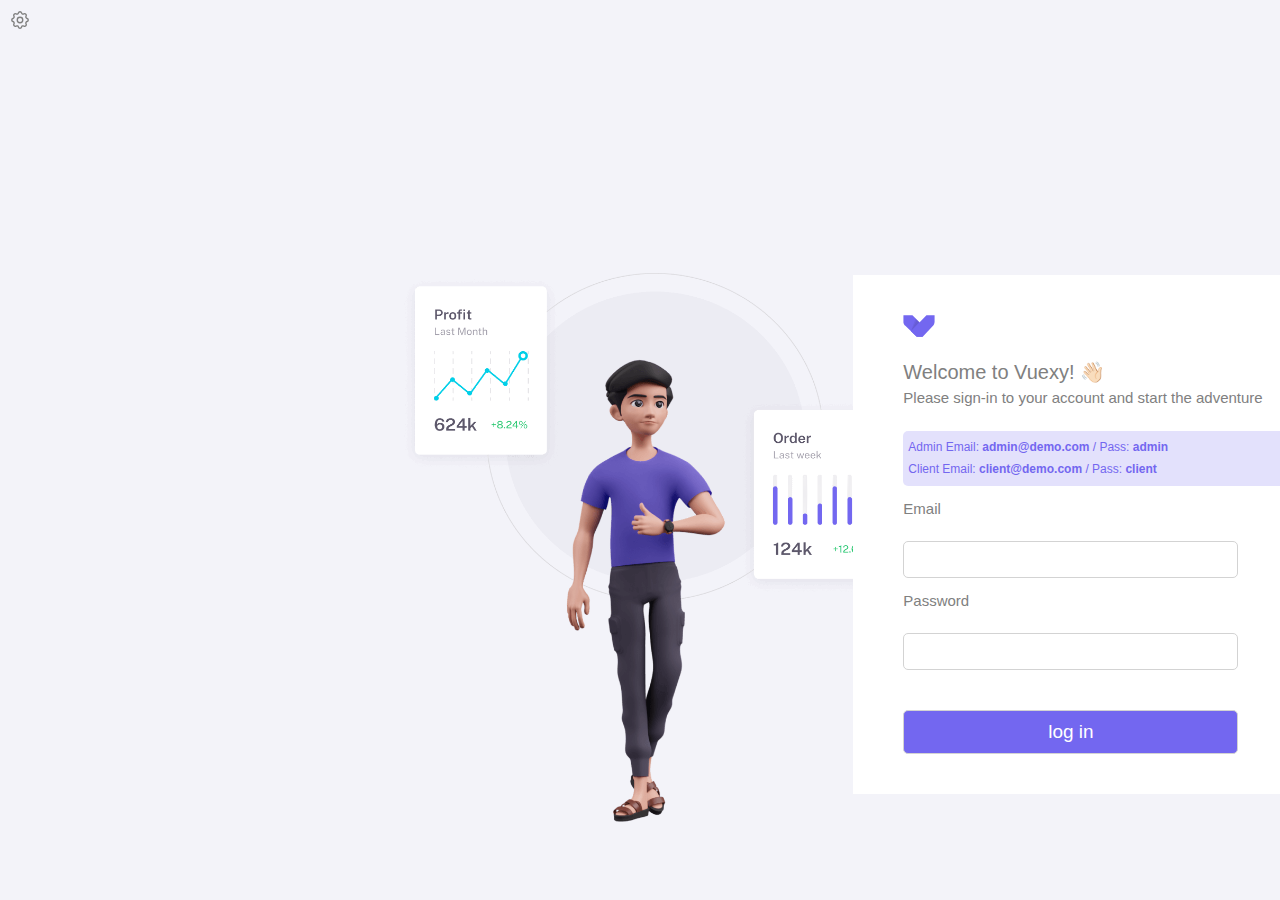
<file: dashbord.html>
<!DOCTYPE html>
<html lang="en">

<head>
    <meta charset="UTF-8">
    <meta name="viewport" content="width=device-width, initial-scale=1.0">
    <title>Document</title>

    <link rel=" stylesheet" href="https://cdnjs.cloudflare.com/ajax/libs/font-awesome/6.4.0/css/all.min.css"
        integrity="sha512-iecdLmaskl7CVkqkXNQ/ZH/XLlvWZOJyj7Yy7tcenmpD1ypASozpmT/E0iPtmFIB46ZmdtAc9eNBvH0H/ZpiBw=="
        crossorigin="anonymous" referrerpolicy="no-referrer">
    <link rel="stylesheet" href="https://cdn.jsdelivr.net/npm/swiper@9/swiper-bundle.min.css" />
    <link rel="stylesheet" href="assest/css/style.css">
    <link rel="stylesheet" href="assest/css/media.css">

</head>

<body>
    <div class="Customize1">
        <div class="color-themes">
            <div class="color-themes-head justify-space-between align-item">
                <h6> THEME CUSTOMIZER </h6>
                <span>Customize &amp; Preview in Real Time</span>
            </div>
        </div>
        <div class="customizer-section">
            <p>THEMES</p>
        </div>
        <div class="dark-light-theme d-flex">
            <a href="javascript: void(0);" class="light">
                <i class="fa-solid fa-sun light"></i>
                <p>light</p>
            </a>
            <a href="javascript: void(0);"  class="dark">
                <i class="fa-solid fa-moon dark"></i>
                <p>dark</p>
            </a>
        </div>
    </div>
    <div id="setting-button1" class="cus-control">
        <button>
            <svg xmlns="http://www.w3.org/2000/svg" xmlns:xlink="http://www.w3.org/1999/xlink" aria-hidden="true"
                role="img" tag="i" class="v-icon notranslate v-theme--light iconify iconify--tabler" width="1em"
                height="1em" viewBox="0 0 24 24" style="font-size: 22px; height: 22px; width: 22px;">
                <g fill="none" stroke="currentColor" stroke-linecap="round" stroke-linejoin="round" stroke-width="1.5">
                    <path
                        d="M10.325 4.317c.426-1.756 2.924-1.756 3.35 0a1.724 1.724 0 0 0 2.573 1.066c1.543-.94 3.31.826 2.37 2.37a1.724 1.724 0 0 0 1.065 2.572c1.756.426 1.756 2.924 0 3.35a1.724 1.724 0 0 0-1.066 2.573c.94 1.543-.826 3.31-2.37 2.37a1.724 1.724 0 0 0-2.572 1.065c-.426 1.756-2.924 1.756-3.35 0a1.724 1.724 0 0 0-2.573-1.066c-1.543.94-3.31-.826-2.37-2.37a1.724 1.724 0 0 0-1.065-2.572c-1.756-.426-1.756-2.924 0-3.35a1.724 1.724 0 0 0 1.066-2.573c-.94-1.543.826-3.31 2.37-2.37c1 .608 2.296.07 2.572-1.065z">
                    </path>
                    <path d="M9 12a3 3 0 1 0 6 0a3 3 0 0 0-6 0"></path>
                </g>
            </svg>
        </button>
    </div>
    <div class="iogin-img">
        <div class="row justify-content-center align-item">
            <div class="w-8">
                <img src="assest/images/login-img.png" alt="" class="login-bg">
            </div>
            <div class="w-4 w-sm-10">
                <div class="login-form">
                    <div class="login-form-content">
                        <svg width="32" height="22" class="aside-logo-1" viewBox="0 0 34 24" fill="none"
                            xmlns="http://www.w3.org/2000/svg">
                            <path fill-rule="evenodd" clip-rule="evenodd"
                                d="M0.00183571 0.3125V7.59485C0.00183571 7.59485 -0.141502 9.88783 2.10473 11.8288L14.5469 23.6837L21.0172 23.6005L19.9794 10.8126L17.5261 7.93369L9.81536 0.3125H0.00183571Z"
                                fill="currentColor"></path>
                            <path opacity="0.06" fill-rule="evenodd" clip-rule="evenodd"
                                d="M8.17969 17.7762L13.3027 3.75173L17.589 8.02192L8.17969 17.7762Z" fill="#161616">
                            </path>
                            <path opacity="0.06" fill-rule="evenodd" clip-rule="evenodd"
                                d="M8.58203 17.2248L14.8129 5.24231L17.6211 8.05247L8.58203 17.2248Z" fill="#161616">
                            </path>
                            <path fill-rule="evenodd" clip-rule="evenodd"
                                d="M8.25781 17.6914L25.1339 0.3125H33.9991V7.62657C33.9991 7.62657 33.8144 10.0645 32.5743 11.3686L21.0179 23.6875H14.5487L8.25781 17.6914Z"
                                fill="currentColor"></path>
                        </svg>
                        <h5> Welcome to Vuexy! 👋🏻 </h5>
                        <p> Please sign-in to your account and start the adventure </p>
                    </div>
                    <div class="login-form-content-2">
                        <p class="text-caption">
                            Admin Email:
                            <strong class="text-caption">admin@demo.com</strong>
                            / Pass: <strong class="text-caption">admin</strong>
                        </p>
                        <p class="text-caption">
                            Client Email:
                            <strong class="text-caption">client@demo.com</strong>
                            / Pass: <strong class="text-caption">client</strong>
                        </p>
                    </div>
                    <div class="login-form-content-3">
                        <form class="login-form-edit" action="index.html">
                            <label for="" style="color:gray;">Email</label>
                            <input class="email-input" type="'text'" required>
                            <label for="" style="color:gray;">Password</label>
                            <input class="email-input" type="'text'" required>
                            <button class="btn">log in</button>
                    </div>
                    </form>
                </div>
            </div>
        </div>
    </div>
</body>
<script src="https://code.jquery.com/jquery-3.7.0.js"></script>
<script src="https://cdn.jsdelivr.net/npm/swiper@9/swiper-bundle.min.js"></script>
<script src="assest/jquery/main.js"></script>
</html>
</file>
<file: assest/css/style.css>
* {
  margin: 0;
  padding: 0;
  box-sizing: border-box;
  text-decoration: none;
  list-style: none;
  font-family: Public Sans, sans-serif, -apple-system, blinkmacsystemfont,
    Segoe UI, roboto, Helvetica Neue, arial, sans-serif, "Apple Color Emoji",
    "Segoe UI Emoji", Segoe UI Symbol;
  font-size: 15px;
}

body {
  background-color: var(--text-body-color);
}

:root {
  --aside-bg: #ffffff;
  --text-color:rgb(105, 103, 103);
  --text-svg-1-color: #7367f0;
  --text-gray-color: gray;
  --text-lightgray-color: lightgray;
  --text-gary-1-color: #c9c9c9;
  --text-search-header-color: #dadadd;
  --text-green-color: #28c76f;
  --text-blue-color: rgb(0, 207, 232);
  --text-red-color: rgb(234, 84, 85);
  --text-orange-color: rgb(255, 159, 67);
  --text-icon-color: rgb(90, 90, 90);
  --text-body-color: #f3f3f9;
  --text-dark-gray-color: rgb(86 86 86);
  --text-percentage-1-span-color: rgb(180, 180, 180);
  --text-vs-color: #e1e1e1;
  --text-progress-linear-bg-color: rgb(217 217 217);
  --text-progress-linear-determinate-color: #8d8b8b;
  --text-iogin-img-color: rgb(248, 247, 250);
  --text-color-themes-head-color: #a7a6a6;
  --text-slider-contant-3-color: rgba(27, 27, 27, 0.1);
  --text-Revenue-Generated-content-color: rgb(146, 145, 145);
  --text-card-loader-content-color: rgb(173, 173, 173);
  --text-porfile-Earnings-color: rgb(233, 233, 233);
  --text-Tickets-color: rgb(184, 181, 181);
  --text-sales-table-3-content-color: rgb(200, 200, 200);
  --text-thead-color: rgb(124, 124, 124);
  --text-svg-blur-color: rgba(115, 103, 240, 0.2);
  --text-graph-svg-1-color: rgb(207, 207, 207);
  --text-svg-11-color: rgba(223, 223, 223, 0.2);
  --text-svg-12-color: rgba(234, 84, 85, 0.2);
  --text-svg-7-color: rgba(40, 199, 111, 0.2);
  --text-svg-5-color: rgba(0, 207, 232, 0.2);
  --text-svg-6-color: rgba(255, 159, 67, 0.2);
  --text-infomation-color: rgb(112, 111, 111);
  --text-visites-img-color: rgba(115, 103, 240, 0.3);
  --dark-mode-bg: #25293c;
  --dark-mode-bg-1: #2f3349;

}

.text-white {
  color: white !important;
}

.w-0 {
  width: 80px;
}

.w-1 {
  width: 8.33%;
}

.w-2 {
  width: 16.66%;
}

.w-3 {
  width: 25%;
}

.w-4 {
  width: 33.33%;
}

.w-5 {
  width: 41.66%;
}

.w-6 {
  width: 50%;
}

.w-7 {
  width: 58.33%;
}

.w-8 {
  width: 66.66%;
}

.w-9 {
  width: 75%;
}

.w-10 {
  width: 83.33%;
}

.w-11 {
  width: 91.66%;
}

.w-12 {
  width: 100%;
}

.main-content {
  margin-left: 275px;
}

.toggle {
  padding-right: 285px;
}

.container {
  max-width: 1320px;

  margin: 0 auto;
}

.h-100 {
  height: 100%;
}

.row {
  display: flex;
}

.wrap {
  flex-wrap: wrap;
}

.d-flex {
  display: flex;
}
.hover-width{
  width: 275px;
}
.justify-space-between {
  justify-content: space-between;
}

.justify-content-center {
  justify-content: center;
}

.justify-content-end {
  justify-content: end;
}

.align-item {
  align-items: center;
}

/* aside start */

aside {
  background-color: var(--aside-bg);
  width: 275px;
  position: fixed;
  left: 0;
  top: 0;
  overflow-y: scroll;
  height: 100vh;
  transition: all 0.1s linear;
}

.aside-logo {
  color:var(--text-svg-1-color);
  font-size: 30px;
}

.aside-h1 {
  color: var(--text-color);
  font-size: 23px;
  margin-left: 15px;
}

.logo {
  position: absolute;
  top: 0;
  left: 0;
  right: 0;
  width: 275px;
  padding: 20px;
  background-color: var(--aside-bg);
  z-index: 1;
  overflow: hidden;
}

.logo a {
  line-height: 7;
}

.aside-logo {
  width: 120px;
}

.clickable-icon {
  color: var(--text-gray-color);
  position: absolute;
  top: 25px;
  right: 20px;
  font-size: 20px;
}

/* aside end */

/* nav start */
* {
  scrollbar-width: auto;
  scrollbar-color:white;
}

aside::-webkit-scrollbar {
  width: 13px;
}

aside::-webkit-scrollbar-track {
  margin-top: 75px;
  /* background: var(--aside-bg); */
}

aside::-webkit-scrollbar-thumb {
  /* background-color: var(--text-gary-1-color); */
  border-radius: 20px;
  /* border: 4px solid var(--aside-bg); */
}

.nav {
  margin-top: 75px;
}

.dash-icon {
  font-size: 20px;
  color: var(--text-color);
  margin-bottom: -4px;
}

.nav-span {
  letter-spacing: 0.4px;
  color: var(--text-lightgray-color);
  font-size: 12px;
  padding: 12px 15px;
  display: inline-block;
  text-transform: uppercase;
}

.carousel-delimiter-top-end .v-carousel__controls .v-btn--icon.v-btn--density-default.v-btn--active {
  color: var(--aside-bg);
}

.nav ul li {
  /* display: flex; */
  align-items: center;
  margin: 20px;
}

/* .nav ul li:hover {
  padding: 1px;
  border-radius: 5px;
 background-color: rgba(247, 243, 243, 0.938);
} */
.nav ul li i {
  padding-bottom: 10px;
  color: var(--text-gray-color);
  opacity: 0.8;
  font-size: 12px;
}

.nav ul li a {
  /* float: right; */
  margin-left: 10px;
  /* line-height: 1.8; */
  opacity: 0.8;
  color: var(--text-gray-color);
  font-size: 17px;
}

.fa-chevron-right {
  margin-top: 5px;
  position: absolute;
  left: 225px;
}

.fa-angle-down {
  /* display: none; */
  margin-top: 5px;
  position: absolute;
  left: 225px;
}

.accordion {
  color: var(--text-gray-color);
  display: none;
}

/* nav end */

/* header start */

header {
  border-radius: 7px;
  background-color: var(--aside-bg);
  margin-top: 20px;
  padding: 12px;
  /* margin-left: 100px; */
}

.header-search {
  margin-right: 10px;
  color: var(--text-gray-color);
}

.search-header {
  margin-right: 10px;
  color: var(--text-search-header-color);
  font-size: 17px;
}

.header-key {
  border: 1px solid var(--text-lightgray-color);
  border-radius: 6px;
  block-size: 1.5625rem;
  color: var(--text-lightgray-color);
  line-height: 1.3125rem;
  padding-block: 0.125rem;
  padding-inline: 0.25rem;
}

.header-img {
  border-radius: 50%;
  width: 37px;
  height: 37px;
}

.header-ico {
  margin: 7px;
  color: var(--text-gray-color);
}

.fa-right-from-bracket {
  font-size: 20px;
  padding-right: 7px;
  color: var(--text-gray-color);
}

/* header end  */

/* slider start */
.slider {
  margin-top: 20px;
  /* margin-left: 100px; */
}

.swiper {
  width: 100%;
  height: 100%;
}

.swiper-slide {
  border-radius: 5px;
  /* text-align: center; */
  font-size: 18px;
  background: var(--text-svg-1-color);
  display: flex;
  /* justify-content: center; */
  align-items: center;
}

.swiper-slide img {
  display: block;
  width: 100%;
  height: 100%;
  object-fit: cover;
}

/* slider end */

/* graph start */
.slider-img {
  border-radius: 5px;
  height: 225px;
  background-color: var(--text-svg-1-color);
  display: flex;
  margin-left: 80px;
  align-items:center;
}

.slider-img img {
  width: 150px;
  height: 150px;
}

.graph {
  margin-top: 10px;
  /* margin-left: 100px; */
}

.slider-contant {
  margin-left: 37px;
  line-height: 2;
}

.slider-contant h2 {
  font-size: 20px;
  color: var(--text-lightgray-color);
}

.slider-contant span {
  font-size: 15px;
  color: var(--text-lightgray-color);
}
.slider-contant-2 {
  margin-top: 20px;
}
.d-none{
  display: none;
}
.d-block{
  display: inline-block !important;
}
.slider-contant-2 h2 {
  font-size: 15px;
  color: var(--text-lightgray-color);
}

.slider-contant-3 {
  padding: 0 10px;
  margin-left: 20px;
  margin-top: 18px;
}

.slider-contant-3 span {
  padding: 5px 10px;
  font-size: 15px;
  border-radius: 5px;
  background-color: var(--text-slider-contant-3-color);
  color: var(--text-lightgray-color);
  font-weight: 550;
}

.slider-contant-3 h3 {
  margin-left: 10px;
  margin-top: 3px;
  font-size: 15px;
  color:  var(--text-lightgray-color);
}

.w-Analytics img {
  width: 100%;
  padding-top: 20px;
  padding-right: 13px;
  height: inherit;
}

/* graph end */

/* Sales-Overview start */
.Sales-Overview {
  border-radius: 5px;
  background-color: var(--aside-bg);
  margin-left: 25px;
}

.card-text span {
  margin-left: 20px;
  color: var(--text-gary-1-color);
  margin-top: 20px;
  font-size: 15px;
}

.card-text h2 {
  margin-top: 20px;
  margin-right: 20px;
  color: var(--text-green-color);
  font-weight: 550;
}

.card-text-h1 h6 {
  font-weight: 500;
  margin-left: 20px;
  color: var(--text-gray-color);
  font-size: 25px;
  margin-top: 20px;
}

.oreder-img {
  margin-top: 15px;
  margin-left: 20px;
  margin-bottom: 20px;
}

.oreder-img svg {
  color: var(--text-blue-color);
  width: 24px;
  height: 24px;
}

.oreder-img p {
  font-weight: 500;
  font-size: 18px;
  color: var(--text-gary-1-color);
  margin-left: 10px;
}

.percentage {
  margin-left: 22px;
  margin-top: 20px;
  line-height: 1.5;
}

.percentage h5 {
  font-size: 20px;
  color: var(--text-gray-color);
  font-weight: 400;
}

.percentage span {
  color: var(--text-percentage-1-span-color);
}

.vs {
  align-self: center;
  color: var(--text-gray-color);
  border-radius: 50%;
  background-color: var(--text-vs-color);
  padding: 3px 4px;
}

.visites-img {
  margin-top: 15px;
  margin-right: 20px;
  margin-bottom: 20px;
}

.oreder-img svg {
  color: var(--text-blue-color);
  background-color: var(--text-svg-5-color);
  width: 20px;
  border-radius: 20%;
  height: 20px;
}

.visites-img p {
  font-weight: 500;
  font-size: 18px;
  color: var(--text-gary-1-color);
  margin-left: 10px;
}

.visites-img svg {
  color: var(--text-svg-1-color);
  background-color: var(--text-visites-img-color);
  margin-left: 10px;
  width: 20px;
  border-radius: 20%;
  height: 20px;
}

.percentage-1 {
  margin-left: 10px;
  margin-top: 20px;
  line-height: 1.5;
}

.percentage-1 h4 {
  font-size: 20px;
  color: var(--text-gray-color);
  font-weight: 400;
}

.percentage-1 span {
  color: var(--text-percentage-1-span-color);
}

.progress {
  margin-top: 18px;
  padding-bottom: 27px;
}

.progress-linear-bg {
  border-radius: 10px;
  margin-left: auto;
  margin-right: auto;
  width: 85%;
  height: 8px;
  background-color: var(--text-progress-linear-bg-color);
}

.progress-linear-determinate {
  border-radius: 10px;
  height: 8px;
  width: 80%;
  background-color: var(--text-blue-color);
}

/* Sales-Overview end */

/* Revenue-Generated start */

.Revenue-Generated {
  margin-left: 25px;
  background-color: var(--aside-bg);
}

.Revenue-Generated-content svg {
  margin-top: 30px;
  margin-left: 13px;
  padding: 6px;
  background-color: var(--text-svg-7-color);
  color: var(--text-green-color);
  font-size: 25px;
  width: 40px;
  border-radius: 50%;
  height: 40px;
}

.Revenue-Generated-content h4 {
  font-weight: 500;
  margin-left: 20px;
  color: var(--text-gray-color);
  font-size: 20px;
  margin-top: 20px;
  margin-bottom: 5px;
}

.Revenue-Generated-content span {
  margin-left: 20px;
  color: var(--text-gray-color);
  font-size: 15px;
}

.Revenue-Generated-img {
  overflow-x: hidden;
  margin-top: 10px;
}

/* Revenue-Generated end */

/* card-loader start */

.card-loader {
  position: relative;
  border-radius: 10px;
  margin-top: 20px;
  background-color: var(--aside-bg);
}

.card-loader-content {
  padding-top: 20px;
  padding-left: 25px;
}

.card-loader-content h2 {
  color: var(--text-gray-color);
  font-weight: 400;
  font-size: 20px;
}

.card-loader-content span {
  color: var(--text-card-loader-content-color);
  font-size: 14px;
}

.card-loader-graph {
  /* padding-bottom: 15px;
  padding-top: 45px;
  padding-left: 30px; */
  font-size: 30px;
}

.card-loader-graph h2 {
  margin-left: 27px;
  font-size: 30px;
  color: var(--text-gray-color);
  font-weight: 400;
}

.card-loader-graph span {
  margin-top: 7px;
  margin-left: 20px;
  font-size: 15px;
  color: var(--text-green-color);
  font-weight: 400;
  padding: 4px 4px;
  text-align: center;
  background-color: var(--text-svg-7-color);
  border-radius: 5px;
}

.card-loader-graph p {
  margin-left: 27px;
  margin-top: 10px;
  font-size: 15px;
  color: var(--text-gray-color);
}

.porfile-Earnings {
  margin-left: 24px;
  border-radius: 10px;
  margin-right: 28px;
}

.porfile-Earnings-content {
  margin-top: 15px;
  margin-left: 15px;
}

.svg-1 {
  background-color: var(--text-svg-blur-color);
  color: var(--text-svg-1-color);
  width: 25px;
  border-radius: 20%;
  height: 25px;
  padding: 3px;
}

.card-loader-content-2 {
  padding-bottom: 20px;
}

.porfile-Earnings-content h3 {
  color: var(--text-gray-color);
  margin-left: 10px;
}

.porfile-Earnings-content-h4 {
  color: var(--text-gray-color);
  font-size: 25px;
  font-weight: 400;
  margin-top: 15px;
  margin-left: 20px;
}

.progress-1 {
  margin-left: 8px;
  margin-top: 18px;
  padding-bottom: 17px;
}

.progress-linear-bg-1 {
  border-radius: 10px;
  margin-left: 12px;
  margin-right: auto;
  width: 96%;
  height: 5px;
  background-color: var(--text-progress-linear-bg-color);
}

.progress-linear-determinate-1 {
  border-radius: 10px;
  height: 5px;
  width: 55%;
  background-color: var(--text-svg-1-color);
}

.svg-2 {
  background-color: var(--text-svg-5-color);
  color: var(--text-blue-color);
  width: 25px;
  border-radius: 20%;
  height: 25px;
  padding: 3px;
}

.progress-2 {
  margin-left: 8px;
  margin-top: 18px;
  padding-bottom: 17px;
}

.progress-linear-bg-2 {
  border-radius: 10px;
  margin-left: 12px;
  margin-right: auto;
  width: 96%;
  height: 5px;
  background-color: var(--text-progress-linear-bg-color);
}

.progress-linear-determinate-2 {
  border-radius: 10px;
  height: 5px;
  width: 25%;
  background-color: var(--text-blue-color);
}

.svg-3 {
  background-color: var(--text-svg-12-color);
  color: var(--text-red-color);
  width: 25px;
  border-radius: 20%;
  height: 25px;
  padding: 3px;
}

.progress-3 {
  margin-left: 8px;
  margin-top: 18px;
  padding-bottom: 17px;
}

.progress-linear-bg-3 {
  border-radius: 10px;
  margin-left: 2px;
  margin-right: auto;
  width: 96%;
  height: 5px;
  background-color: var(--text-progress-linear-bg-color);
}

.progress-linear-determinate-3 {
  border-radius: 10px;
  height: 5px;
  width: 65%;
  background-color: var(--text-red-color);
}

/* card-loader end */

/* Support-Tracker start*/

.Support-Tracker {
  line-height: 1.5;
  position: relative;
  padding-bottom: 30px;
  margin-left: 25px;
  border-radius: 10px;
  margin-top: 20px;
  background-color: var(--aside-bg);
}

.Support-Tracker-content {
  padding-top: 30px;
  padding-left: 25px;
}

.Support-Tracker-content h3 {
  color: var(--text-gray-color);
  font-size: 20px;
  font-weight: 400;
}

.Support-Tracker-content span {
  color: var(--text-gray-color);
  line-height: 1.9;
  font-size: 13px;
}

.Tickets {
  margin-left: 25px;
  margin-top: 20px;
}

.Tickets h1 {
  font-weight: 400;
  font-size: 30px;
  color: var(--text-gray-color);
}

.Tickets span {
  color: var(--text-Tickets-color);
}

.three-tickets {
  margin-top: 20px;
  margin-left: 25px;
}

.three-tickets-content {
  margin-left: 10px;
}

.svg-4 {
  font-size: 23px;
  margin-top: 5px;
  color: var(--text-svg-1-color);
  background-color: var(--text-svg-blur-color);
  width: 30px;
  border-radius: 20%;
  height: 30px;
  padding: 5px;
}

.svg-5 {
  font-size: 23px;
  margin-top: 5px;
  color: var(--text-blue-color);
  background-color: var(--text-svg-5-color);
  width: 30px;
  border-radius: 20%;
  height: 30px;
  padding: 5px;
}

.svg-6 {
  font-size: 23px;
  margin-top: 5px;
  color: var(--text-orange-color);
  background-color: var(--text-svg-6-color);
  width: 30px;
  border-radius: 20%;
  height: 30px;
  padding: 5px;
}

.three-tickets-content h3 {
  font-weight: 600;
  color: var(--text-gray-color);
}

.three-tickets-content span {
  color: var(--text-Tickets-color);
}

.text-apex {
  font-size: 45px;
}

/* Support-Tracker end */

/* Sales-by-Countries start */

/* Sales-by-Countries-table-1 start */

.Sales-by-Countries {
  margin-top: 35px;
  /* margin-left: 100px; */
}

.sales-table-1 {
  position: relative;
  padding-bottom: 25px;
  background-color: var(--aside-bg);
  border-radius: 5px;
}

.sales-table-1-content {
  padding-top: 25px;
  padding-left: 25px;
}

.sales-table-1-content h1 {
  font-size: 20px;
  font-weight: 400;
  color: var(--text-gray-color);
}

.sales-table-1-content span {
  font-size: 15px;
  color: var(--text-sales-table-3-content-color);
}

.sales-table-1-infomation {
  padding-top: 25px;
  padding-left: 25px;
}

.infomation-content {
  margin-left: 20px;
}

.infomation-content h1 {
  font-weight: 500;
  color:var(--text-gray-color);
}

.infomation-content span {
  color: rgb(161, 161, 161);
}

.fa-chevron-up {
  color: var(--text-green-color);
}

.fa-chevron-down {
  color: var(--text-red-color);
}

.span2 {
  font-weight: 550;
  color: var(--text-red-color);
}

.span1 {
  font-weight: 550;
  color: var(--text-green-color);
}

.infomation-2 {
  margin-right: 20px;
}

/* Sales-by-Countries-table-1 end */

/* Sales-by-Countries-table-2 start */
.sales-table-2 {
  position: relative;
  padding-bottom: 20px;
  margin-left: 25px;
  background-color: var(--aside-bg);
  border-radius: 5px;
}

.sales-table-2-content h1 {
  padding-left: 25px;
  padding-top: 20px;
  font-weight: 500;
  color: var(--text-gray-color);
  font-size: 20px;
}

.title-table {
  font-weight: 500;
  font-size: 35px;
  margin-left: 25px;
  color: var(--text-gray-color);
  margin-right: 15px;
}

.icon1 {
  margin-right: 5px;
}

.sales-table-2-content-2 {
  margin-top: 20px;
}

.graph-svg {
  border-radius: 7px;
  padding: 5px;
  font-size: 30px;
  color: var(--text-svg-1-color);
  background-color: var(--text-svg-blur-color);
}

.graph-svg-1 {
  border-radius: 7px;
  padding: 5px;
  font-size: 30px;
  color: var(--text-graph-svg-1-color);
  background-color: var(--text-svg-11-color);
}
.rotate-button{
  animation: rotation 8s infinite linear;
}

@keyframes rotation {
  from {
    transform: rotate(0deg);
  }
  to {
    transform: rotate(359deg);
  }
}
/* Sales-by-Countries-table-2 end */

/* Sales-by-Countries-table-3 start */
.sales-table-3 {
  position: relative;
  line-height: 1.8;
  padding-bottom: 22px;
  margin-left: 25px;
  background-color: var(--aside-bg);
  border-radius: 5px;
}

.sales-table-3-content {
  padding-top: 25px;
  padding-left: 25px;
}

.sales-table-3-content h1 {
  font-size: 20px;
  font-weight: 400;
  color: var(--text-gray-color);
}

.sales-table-3-content span {
  font-size: 15px;
  color: var(--text-sales-table-3-content-color);
}

.svg-7 {
  font-size: 23px;
  color: var(--text-green-color);
  background-color: var(--text-svg-7-color);
  width: 30px;
  border-radius: 20%;
  height: 30px;
  padding: 5px;
}

.svg-8 {
  font-size: 23px;
  background-color: var(--text-svg-5-color);
  color: var(--text-blue-color);
  width: 30px;
  border-radius: 20%;
  height: 30px;
  padding: 5px;
}

.svg-9 {
  font-size: 23px;
  color: var(--text-orange-color);
  background-color: var(--text-svg-6-color);
  width: 30px;
  border-radius: 20%;
  height: 30px;
  padding: 5px;
}

.svg-10 {
  font-size: 23px;
  color: var(--text-svg-1-color);
  background-color: var(--text-svg-blur-color);
  width: 30px;
  border-radius: 20%;
  height: 30px;
  padding: 5px;
}

.svg-11 {
  font-size: 23px;
  color: var(--text-graph-svg-1-color);
  background-color: var(--text-svg-11-color);
  width: 30px;
  border-radius: 20%;
  height: 30px;
  padding: 5px;
}

.svg-12 {
  font-size: 23px;
  background-color: var(--text-svg-12-color);
  color: var(--text-red-color);
  width: 30px;
  border-radius: 20%;
  height: 30px;
  padding: 5px;
}

.sales-table-3-infomation {
  padding-top: 25px;
  padding-left: 25px;
}

.infomation-4 {
  margin-right: 20px;
  display: flex;
}

.infomation-4 h2 {
  font-weight: 400;
  margin-right: 20px;
  color:var(--text-gray-color);
}

.infomation-content-1 {
  margin-top: 5px;
  margin-left: 20px;
}

.infomation-content-1 h1 {
  font-weight: 400;
  color: var(--text-gray-color);
}

/* Sales-by-Countries-table-3 end */

/* Sales-by-Countries end */

/* Source Visits start*/

.Source-Visits {
  margin-top: 30px;
  /* margin-left: 50px; */
}

.Source-Visits-table-1 {
  padding-bottom: 22px;
  margin-left: 25px;
  background-color: var(--aside-bg);
  border-radius: 5px;
}

.infomation-6 {
  margin-right: 20px;
  display: flex;
}

.infomation-6 h2 {
  font-weight: 400;
  margin-top: 5px;
  margin-right: 20px;
  color: var(--text-gray-color);
}

.svg-13 {
  font-size: 23px;
  color: var(--text-gray-color);
  background-color: var(--text-svg-11-color);
  width: 30px;
  border-radius: 20%;
  height: 30px;
  padding: 5px;
}

.infomation-6 span {
  margin-left: 20px;
  font-size: 15px;
  color: var(--text-green-color);
  font-weight: 400;
  padding: 4px 4px;
  text-align: center;
  background-color: var(--text-svg-7-color);
  border-radius: 5px;
}

.infomation-8 {
  margin-right: 20px;
  display: flex;
}

.infomation-8 h2 {
  font-weight: 400;
  margin-top: 10px;
  margin-right: 25px;
  color: var(--text-gray-color);
}

.infomation-8 span {
  margin-top: 7px;
  margin-left: 20px;
  font-size: 15px;
  background-color: var(--text-svg-12-color);
  color: var(--text-red-color);
  font-weight: 400;
  padding: 4px 4px;
  text-align: center;
  border-radius: 5px;
}

.sales-table-4 {
  position: relative;
  padding-bottom: 25px;
  background-color: var(--aside-bg);
  border-radius: 5px;
  /* margin-left: 25px; */
}

.sales-table-4-content {
  padding-top: 25px;
  padding-left: 25px;
}

.sales-table-4-content h1 {
  font-size: 20px;
  font-weight: 400;
  color: var(--text-gray-color);
}

.sales-table-4-content span {
  font-size: 15px;
  color: var(--text-sales-table-3-content-color);
}

.sales-table-4-infomation {
  padding-top: 25px;
  padding-left: 25px;
}

/* Source Visits end*/

/* projects start */
.projects {
  padding-bottom: 22px;
  margin-left: 25px;
  background-color: var(--aside-bg);
  border-radius: 5px;
}

thead th {
  color: var(--text-gray-color);
  font-weight: 600;
}

.projects h1 {
  padding-top: 30px;
  padding-left: 25px;
  font-size: 20px;
  font-weight: 400;
  color: var(--text-gray-color);
}

.v-field__input {
  margin-right: 20px;
  margin-top: 20px;
  padding: 10px;
  width: 40%;
  border-radius: 5px;
  border: 1px solid var(--text-lightgray-color);
  color: rgb(214, 214, 214);
}

tbody tr td {
  margin-top: 20px;
}

.project-1 h1 {
  width: 35px;
  border-radius: 50%;
  padding: 10px 5px;
  background-color: var(--text-svg-blur-color);
  color: var(--text-svg-1-color);
}

.project-1-content {
  margin-left: 10px;
}

.project-1-content h3 {
  color:var(--text-gray-color);
  font-weight: 500;
}

.project-1-content span {
  color: var(--text-lightgray-color);
  font-weight: 500;
}

.projects-table {
  margin-left: 25px;
  padding: 0 30px;
  border-radius: 5px;
  padding-bottom: 20px;
  background-color: var(--aside-bg);
}

/* .profile-icon {
  border: 2px solid white;
} */
.profile-icon img {
  width: 30px;
  border-radius: 50%;
  height: 30px;
  margin-right: -13px;
}

.leader {
  color: rgb(182, 179, 179);
  font-weight: 500;
}

.progress-4 {
  position: relative;
  width: 150px;
  margin-left: 8px;
  margin-top: 18px;
  padding-bottom: 17px;
}

.progress-linear-determinate-4 p {
  color: var(--text-gray-color);
  right: -39px;
  position: absolute;
  top: -5px;
}

.progress-linear-determinate-5 p {
  color:var(--text-gray-color);
  right: -39px;
  position: absolute;
  top: -5px;
}

.progress-linear-determinate-6 p {
  color: var(--text-gray-color);
  right: -39px;
  position: absolute;
  top: -5px;
}

.progress-linear-determinate-7 p {
  color: var(--text-gray-color);
  right: -39px;
  position: absolute;
  top: -5px;
}

.progress-linear-determinate-8 p {
  color:var(--text-gray-color);
  right: -39px;
  position: absolute;
  top: -5px;
}

.progress-linear-bg-4 {
  border-radius: 10px;
  margin-left: 2px;
  margin-right: auto;
  height: 8px;
  background-color: var(--text-progress-linear-bg-color);
}

.progress-linear-determinate-4 {
  border-radius: 10px;
  height: 8px;
  width: 38%;
  background-color: var(--text-svg-1-color);
}

.progress-linear-determinate-5 {
  border-radius: 10px;
  height: 8px;
  width: 45%;
  background-color: var(--text-svg-1-color);
}

.progress-linear-determinate-6 {
  border-radius: 10px;
  height: 8px;
  width: 92%;
  background-color: var(--text-svg-1-color);
}

.progress-linear-determinate-7 {
  border-radius: 10px;
  height: 8px;
  width: 56%;
  background-color: var(--text-svg-1-color);
}

.progress-linear-determinate-8 {
  border-radius: 10px;
  height: 8px;
  width: 25%;
  background-color: var(--text-svg-1-color);
}

.project-2 img {
  border-radius: 50%;
  width: 40px;
  height: 40px;
}

/* projects start */

/* footer start */

footer {
  margin-top: 30px;
  /* margin-left: 100px; */
  margin-bottom: 25px;
}

.footer-svg {
  color: var(--text-red-color);
}

.footer-content-1 p {
  margin: 5px;
}

.footer-content-1 svg {
  margin-left: 5px;
}
.footer-content-1 span {
  color: var(--text-gray-color);
}
.footer-content-1 p {
  color: var(--text-gray-color);
}

.footer-span a {
  color: var(--text-svg-1-color);
  margin: 0 5px;
  font-weight: 550;
}

.text-primary {
  color: var(--text-svg-1-color);
}

/* footer end */

.slide-left {
  margin-left: -60px;
}

/* login page start */
.iogin-img {
  background-color: var(--text-gray-1-color);
}

.login-bg {
  height: 550px;
  margin-top: 230px;
  margin-left: 400px;
  width: 500px;
}

.login-form {
  padding-left: 50px;
  height: 100%;
  margin-top: 200px;
  background-color: var(--aside-bg);
  max-width: 500px;
  padding-bottom: 40px;
  padding-top: 40px;
}

.login-form-content h5 {
  color: var(--text-gray-color);
  font-size: 20px;
  font-weight: 400;
}

.login-form-content p {
  color: var(--text-gray-color);
  font-size: 15px;
  font-weight: 400;
  margin-top: 5px;
}

.login-form-content-2 {
  line-height: 1.8;
  margin-top: 25px;
  /* margin-left: 80px; */
  padding-top: 6px;
  padding-left: 5px;
  border-radius: 5px;
  height: 55px;
  width: 400px;
  background-color: var(--text-svg-blur-color);
  color: var(--text-svg-1-color);
}

.text-caption {
  font-size: 12px;
}

.login-form-content-3 {
  line-height: 3;
}

.email-input {
  margin-top: 10px;
  padding: 9px;
  display: flex;
  border: 1px solid var(--text-lightgray-color);
  border-radius: 5px;
  width: 89%;
  background-color: transparent;
  color: white;
}

.btn {
  justify-content: center;
  margin-top: 40px;
  font-size: 19px;
  padding: 10px;
  display: flex;
  color: var(--aside-bg);
  background-color: var(--text-svg-1-color);
  border: 1px solid var(--text-lightgray-color);
  border-radius: 5px;
  width: 89%;
}

.aside-logo-1 {
  color: var(--text-svg-1-color);
  font-size: 30px;
  margin-bottom: 20px;
}

/* login page end */

/* Customize start */
.Customize {
  background-color: var(--aside-bg);
  width: 20%;
  height: 30vh;
  border: 2px solid var(--text-lightgray-color);
  z-index: 990;
  position: fixed;
  top: 2%;
  right: 23.5%;
  transition: all 0.3s linear;
  opacity: 0;
}
.Customize1 {
  background-color: var(--aside-bg);
  width: 20%;
  height: 30vh;
  z-index: 990;
  position: fixed;
  top: 13%;
  right: 20.5%;
  transition: all 0.3s linear;
  opacity: 0;
}
.move-cus {
  opacity: 1;
}
#setting-button {
  position: relative;
  right: 13px;
  top: 5%;
}

#setting-button button {
  background-color: transparent;
  color:gray;
  padding: 9px;
  border-radius: 8px;
  border: 0px;
}
#setting-button1 {
  position: relative;
  right: 0px;
  top: 5%;
}

#setting-button1 button {
  background-color: transparent;
  color:gray;
  padding: 9px;
  border-radius: 8px;
  border: 0px;
}

.color-themes-head {
  padding-top: 10px;
  line-height: 1.5;
  padding-bottom: 10px;
  padding-left: 10px;
  border-bottom: 1px solid var(--text-lightgray-color);
}

.color-themes-head h6 {
  color: var(--text-gray-color);
  font-weight: 400;
  font-size: 18px;
}

.color-themes-head span {
  color: var(--text-color-themes-head-color);
  font-weight: 400;
  font-size: 15px;
}

.customizer-section {
  padding-top: 25px;
  line-height: 1.5;
  padding-left: 20px;
}

.customizer-section p {
  color: var(--text-gray-color);
  font-weight: 400;
  font-size: 15px;
}

.dark-light-theme {
  padding-top: 10px;
  padding-left: 20px;
}

.dark-light-theme a {
  padding-top: 10px;
  padding-left: 10px;
  display: flex;
  align-items: center;
  color: var(--text-gray-color);
}

.dark-light-theme p {
  margin-left: 10px;
  font-size: 19px;
}

.dark-light-theme i {
  font-size: 19px;
  color: var(--text-svg-1-color);
}

.primary-color {
  padding-top: 20px;
  padding-bottom: 10px;
  padding-left: 20px;
}
.primary-color P {
  color: var(--text-gray-color);
  font-weight: 400;
  font-size: 15px;
}

.colors-choice {
  margin-top: 15px;
  margin-left: 15px;
  padding-bottom: 20px;
}

.color-1 {
  border-radius: 5px;
  width: 40px;
  height: 40px;
  background-color: var(--text-svg-1-color);
  margin: 0 15px;
}

.color-2 {
  border-radius: 5px;
  width: 40px;
  height: 40px;
  background-color: var(--text-green-color);
  margin: 0 10px;
}

.color-3 {
  border-radius: 5px;
  width: 40px;
  height: 40px;
  background-color: var(--text-blue-color);
  margin: 0 10px;
}

.color-4 {
  border-radius: 5px;
  width: 40px;
  height: 40px;
  background-color: var(--text-red-color);
  margin: 0 10px;
}

.toggle-setting {
  display: block;
}

.toogle-width {
  width: 200px;
}

/* Customize end*/
.top {
  position: fixed;
  bottom: 20px;
  right: 40px;
  border-radius: 50%;
  color: var(--aside-bg);
  padding: 10px;
  background-color: var(--text-svg-1-color);
  display: none;
}

/* .darken {
  background-color: #25293c;
  color: red !important;
} */

/* .main-dark-mode{
  background-color: #2f3349;
}
.dark-mode-text{
  color:var(--text-lightgray-color) !important;
} */
.w-0 {
  width: 80px;
}

.d-none {
  display: none;
}
</file>
<file: assest/css/media.css>
@media (max-width: 1200px) {
  .w-sm-0 {
    width: 0%;
  }

  .w-sm-1 {
    width: 8.33%;
  }

  .w-sm-2 {
    width: 16.66%;
  }

  .w-sm-3 {
    width: 25%;
  }

  .w-sm-4 {
    width: 33.33%;
  }

  .w-sm-5 {
    width: 41.66%;
  }

  .w-sm-6 {
    width: 50%;
  }

  .w-sm-7 {
    width: 58.33%;
  }

  .w-sm-8 {
    width: 66.66%;
  }

  .w-sm-9 {
    width: 75%;
  }

  .w-sm-10 {
    width: 83.33%;
  }

  .w-sm-11 {
    width: 91.66%;
  }

  .w-sm-12 {
    width: 100%;
    padding: 12px;
  }

  .wrap {
    flex-wrap: wrap;
  }

  aside {
    /* width: 0px; */
    z-index: 999;
  }

  /* .logo {
      left: -275px;
    }
  
    header {
      margin-left: -280px;
    }
    .slider {
      margin-left: -280px;
    }
    .graph {
      margin-left: -280px;
    }
    .Source-Visits {
      margin-left: -280px;
    }
    .Sales-by-Countries {
      margin-left: -280px;
    } */
  .login-bg {
    width: 400px;
    height: 400px;
    margin-left: 80px;
  }

  .login-form {
    margin-left: 185px;
  }
}

@media (max-width: 992px) {
  .w-sm-0 {
    width: 0%;
  }

  .w-sm-1 {
    width: 8.33%;
  }

  .w-sm-2 {
    width: 16.66%;
  }

  .w-sm-3 {
    width: 25%;
  }

  .w-sm-4 {
    width: 33.33%;
  }

  .w-sm-5 {
    width: 41.66%;
  }

  .w-sm-6 {
    width: 50%;
  }

  .w-sm-7 {
    width: 58.33%;
  }

  .w-sm-8 {
    width: 66.66%;
  }

  .w-sm-9 {
    width: 75%;
  }

  .w-sm-10 {
    width: 83.33%;
  }

  .w-sm-11 {
    width: 91.66%;
  }

  .w-sm-12 {
    width: 100%;
    padding: 12px;
  }

  .wrap {
    flex-wrap: wrap;
  }

  aside {
    /* width: 0px; */
    z-index: 999;
  }

  .projects {
    margin-left: 0px;
  }

  .projects-table {
    margin-left: 0px;
  }

  .main-content {
    margin-left: 280px;
  }

  .sales-table-3 {
    margin-left: 0px;
  }

  .sales-table-2 {
    margin-left: 0px;
  }

  .Support-Tracker {
    margin-left: 0px;
  }

  .Sales-Overview {
    margin-left: 0px;
  }

  .Revenue-Generated {
    margin-left: 0px;
  }

  #setting-button {
    z-index: 999;
  }

  .top {
    z-index: 999;
  }

  /* .logo {
      left: -275px;
    }
  
    header {
      margin-left: -280px;
    }
    .slider {
      margin-left: -280px;
    }
    .graph {
      margin-left: -280px;
    }
    .Source-Visits {
      margin-left: -280px;
    }
    .Sales-by-Countries {
      margin-left: -280px;
    } */
  .login-bg {
    width: 0px;
    height: 0px;
  }

  .login-form {
    margin-left: -160px;
  }
}

@media (max-width: 768px) {
  .w-md-0 {
    width: 0%;
  }

  .w-md-1 {
    width: 8.33%;
  }

  .w-md-2 {
    width: 16.66%;
  }

  .w-md-3 {
    width: 25%;
  }

  .w-md-4 {
    width: 33.33%;
  }

  .w-md-5 {
    width: 41.66%;
  }

  .w-md-6 {
    width: 50%;
  }

  .w-md-7 {
    width: 58.33%;
  }

  .w-md-8 {
    width: 66.66%;
  }

  .w-md-9 {
    width: 75%;
  }

  .w-md-10 {
    width: 83.33%;
  }

  .w-md-11 {
    width: 91.66%;
  }

  .w-md-12 {
    width: 100%;
    padding: 12px;
  }

  .wrap {
    flex-wrap: wrap;
  }

  aside {
    width: 0px;
    z-index: 999;
  }

  #setting-button {
    z-index: 999;
  }

  .projects {
    margin-left: 0;
  }

  .projects-table {
    margin-left: 0;
  }

  .main-content {
    margin-left: 0px;
  }

  .sales-table-3 {
    margin-left: 0;
  }

  .sales-table-2 {
    margin-left: 0;
  }

  .Support-Tracker {
    margin-left: 0;
  }

  .Sales-Overview {
    margin-left: 0;
  }

  .Revenue-Generated {
    margin-left: 0;
  }

  .top {
    z-index: 999;
  }

  /* .logo {
      left: -275px;
    }
  
    header {
      margin-left: -280px;
    }
    .slider {
      margin-left: -280px;
    }
    .graph {
      margin-left: -280px;
    }
    .Source-Visits {
      margin-left: -280px;
    }
    .Sales-by-Countries {
      margin-left: -280px;
    } */
  .login-bg {
    width: 0px;
    height: 0px;
  }

  .login-form {
    margin-left: -200px;
  }
}

@media (max-width: 576px) {
  .w-sm-0 {
    width: 0%;
  }

  .w-sm-1 {
    width: 8.33%;
  }

  .w-sm-2 {
    width: 16.66%;
  }

  .w-sm-3 {
    width: 25%;
  }

  .w-sm-4 {
    width: 33.33%;
  }

  .w-sm-5 {
    width: 41.66%;
  }

  .w-sm-6 {
    width: 50%;
  }

  .w-sm-7 {
    width: 58.33%;
  }

  .w-sm-8 {
    width: 66.66%;
  }

  .w-sm-9 {
    width: 75%;
  }

  .w-sm-10 {
    width: 83.33%;
  }

  .w-sm-11 {
    width: 91.66%;
  }

  .w-sm-12 {
    width: 100%;
    padding: 12px;
  }

  .wrap {
    flex-wrap: wrap;
  }

  aside {
    width: 0px;
    z-index: 999;
    margin-top: 20px;
  }

  .slider-img img {
    margin-left: -40px;
  }

  .media-576 {
    margin-top: 337px;
    margin-left: -200px;
  }

  .slider-img img {
    width: 112px;
    height: 116px;
  }

  .d-lg-flex {
    display: flex;
  }

  .d-sm-block {
    display: block;
  }

  .top {
    z-index: 999;
  }

  /* .logo {
    left: -275px;
  } */
  .move-cus {
    right: 27px;
  }

  .login-form-content-2 {
    margin-left: -22px;
    height: 58px;
    width: 280px;
  }

  .Customize {
    width: 93%;
  }

  .Customize {
    height: 30vh;
    top: 11%;
    right: 3.5%;
  }

  .Customize1 {
    width: 93%;
  }

  .Customize1 {
    height: 30vh;
    top: 11%;
    right: 3.5%;
  }

  #setting-button button {
    margin-left: -40px;
  }

  .search-header {
    display: none;
  }

  .main-content {
    margin-left: 140px;
  }

  #setting-button {
    z-index: 999;
  }

  header {
    margin-left: -127px;
  }

  .slider {
    margin-left: -140px;
  }

  .graph {
    margin-left: -140px;
  }

  .Source-Visits {
    margin-left: -140px;
  }

  .Sales-by-Countries {
    margin-left: -140px;
  }

  .login-bg {
    width: 0px;
    height: 0px;
  }

  .login-form {
    margin-left: -140px;
  }

  .media-graph {
    position: relative;
    top: 160px;
    right: 80px;
    width: 97%;
  }

  .card-loader {
    height: 920px;
    /* background-color: white; */
  }

  .card-loader-content-2 {
    position: relative;
    top: 200px;
  }

  .card-loader-content-2 {
    height: 450px;
  }

  .media-graph-2 {
    position: relative;
    left: 0px;
    width: 95%;
  }

  .Sales-Overview {
    margin-left: 0;
  }

  .Revenue-Generated {
    margin-left: 0;
  }

  .Support-Tracker {
    margin-left: 0;
  }

  .sales-table-2 {
    margin-left: 0;
  }

  .sales-table-3 {
    margin-left: 0;
  }

  .projects {
    margin-left: 0;
  }

  .projects-table {
    margin-left: 0;
  }

  .footer-content-2 {
    display: none;
  }

  .footer-content-1 {
    position: relative;
    left: -270px;
  }

  .projects-table {
    overflow-x: scroll;
  }
  #dark-svg {
    margin-top: 280px;
    background: transparent;
    margin-left: -180px;
}
.iogin-img {
  width: 91%;
}
}

@media (max-width: 320px) {
  .d-xs-block {
    display: block;
  }

  .search-header {
    display: none;
  }

  .w-sm-0 {
    width: 0%;
  }

  .w-sm-1 {
    width: 8.33%;
  }

  .w-sm-2 {
    width: 16.66%;
  }

  .w-sm-3 {
    width: 25%;
  }

  .w-sm-4 {
    width: 33.33%;
  }

  .w-sm-5 {
    width: 41.66%;
  }

  .w-sm-6 {
    width: 50%;
  }

  .w-sm-7 {
    width: 58.33%;
  }

  .w-sm-8 {
    width: 66.66%;
  }

  .w-sm-9 {
    width: 75%;
  }

  .w-sm-10 {
    width: 83.33%;
  }

  .w-sm-11 {
    width: 91.66%;
  }

  .w-sm-12 {
    width: 100%;
    padding: 12px;
  }

  .wrap {
    flex-wrap: wrap;
  }
  .d-lg-flex {
    display: flex;
  }

  .d-sm-block {
    display: block;
  }
  aside {
    width: 0px;
    z-index: 999;
    margin-top: 20px;
  }

  .slider-img img {
    margin-left: -40px;
  }

  .slider-img img {
    width: 112px;
    height: 116px;
  }

  .top {
    z-index: 999;
  }

  /* .logo {
    left: -275px;
  } */
  .move-cus {
    right: 27px;
  }

  .Customize {
    width: 93%;
  }

  .login-form-content-2 {
    margin-left: -22px;
    height: 58px;
    width: 280px;
  }

  .xs-d-none {
    display: none;
  }

  .media-576 {
    margin-top: 337px;
    margin-left: -200px;
  }

  #setting-button button {
    margin-left: -40px;
  }

  .main-content {
    margin-left: 140px;
  }

  #setting-button {
    z-index: 999;
  }

  header {
    margin-left: -127px;
  }

  .slider {
    margin-left: -140px;
  }

  .graph {
    margin-left: -140px;
  }

  .Source-Visits {
    margin-left: -140px;
  }

  .Sales-by-Countries {
    margin-left: -140px;
  }

  .login-bg {
    width: 0px;
    height: 0px;
  }

  .login-form {
    margin-left: -140px;
  }

  .media-graph {
    position: relative;
    top: 160px;
    right: 140px;
    display: none;
  }

  .card-loader {
    height: 920px;
    /* background-color: white; */
  }

  .card-loader-content-2 {
    position: relative;
    top: 200px;
  }

  .card-loader-content-2 {
    height: 450px;
  }

  .media-graph-2 {
    position: relative;
    left: 0px;
    width: 95%;
  }

  .Sales-Overview {
    margin-left: 0;
  }

  .Revenue-Generated {
    margin-left: 0;
  }

  .Support-Tracker {
    margin-left: 0;
  }

  .sales-table-2 {
    margin-left: 0;
  }
  #dark-svg {
    margin-top: 280px;
    background: transparent;
    margin-left: -180px;
}
.iogin-img {
  width: 91%;
}
  .sales-table-3 {
    margin-left: 0;
  }

  .projects {
    margin-left: 0;
  }

  .projects-table {
    margin-left: 0;
  }

  .footer-content-2 {
    display: none;
  }

  .footer-content-1 {
    position: relative;
    left: -270px;
  }

  .projects-table {
    overflow-x: scroll;
  }

  .w-xs-12 {
    width: 100%;
  }
}
</file>
